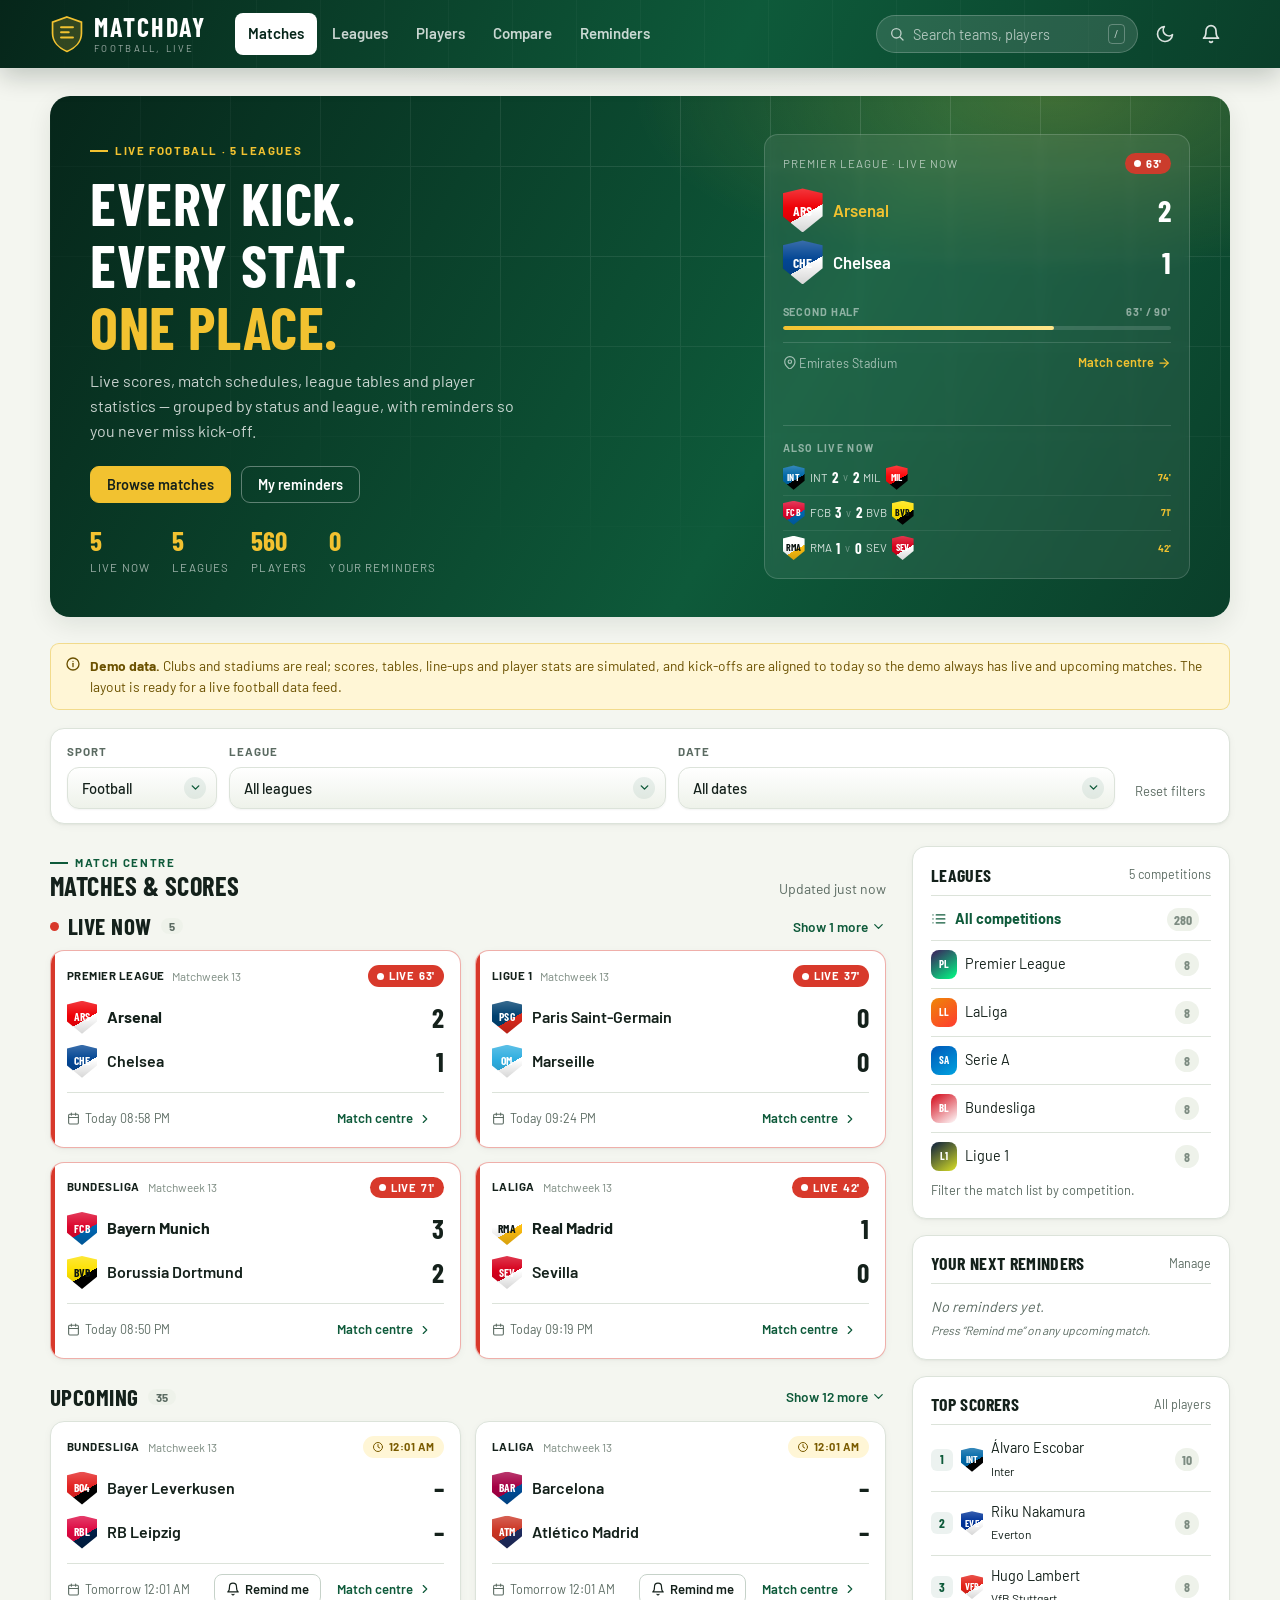
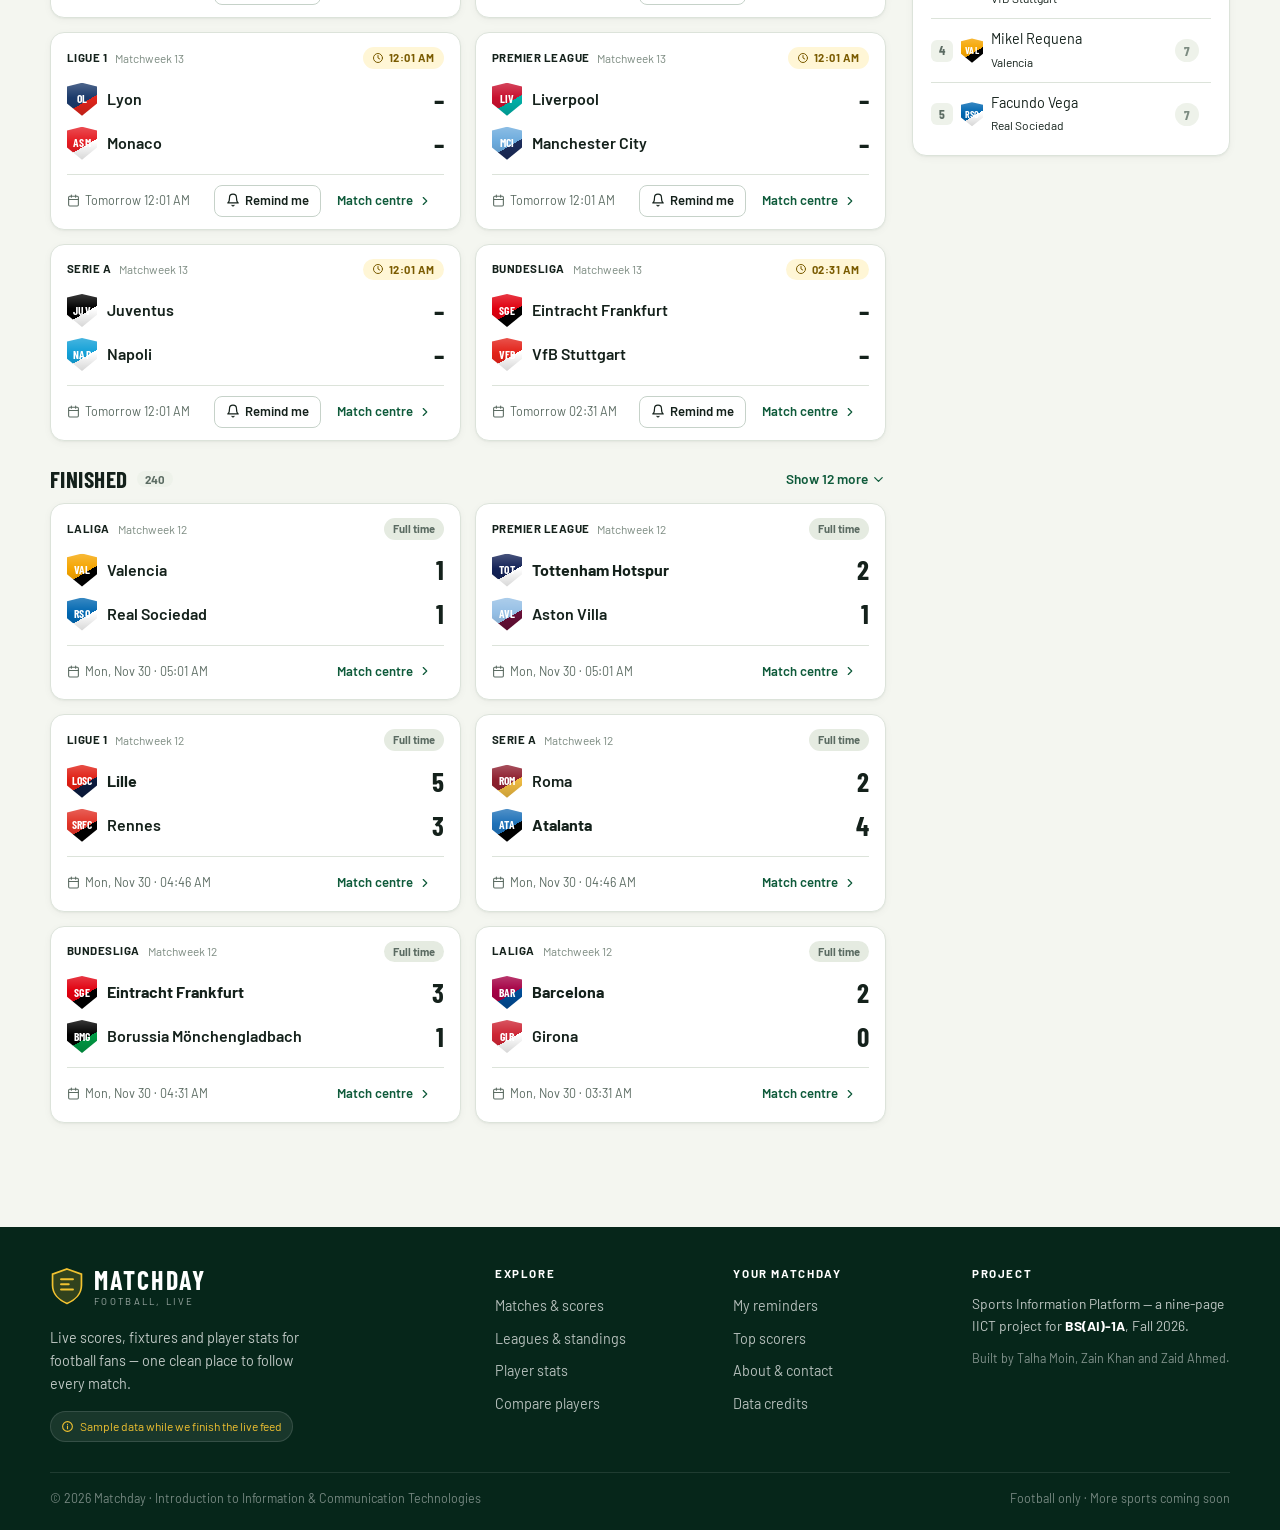
<file: index.html>
<!DOCTYPE html>
<html lang="en">
<head>
  <meta charset="UTF-8">
  <meta name="viewport" content="width=device-width, initial-scale=1">
  <title>Matchday · Live football scores, fixtures and results</title>
  <meta name="description" content="Live football scores, upcoming fixtures, results and player stats across Europe's top five leagues.">
  <link rel="icon" href="assets/img/favicon.svg" type="image/svg+xml">
  <link rel="stylesheet" href="assets/css/fonts.css">
  <link rel="stylesheet" href="assets/css/theme.css">
  <script>
    (function () {
      try {
        const saved = localStorage.getItem("theme");
        const dark = saved === "dark" || (!saved && window.matchMedia("(prefers-color-scheme: dark)").matches);
        if (dark) document.documentElement.setAttribute("data-theme", "dark");
      } catch (e) {}
    })();
  </script>
</head>
<body data-root="./" data-page="Matches">
  <a class="skip-link" href="#main">Skip to content</a>
  <header id="site-header"></header>

  <main id="main">
    <div class="wrap page">
      <section class="hero" aria-labelledby="hero-title">
        <div class="hero-copy">
          <span class="eyebrow">Live football · 5 leagues</span>
          <h1 id="hero-title">Every kick.<br>Every stat.<br><span class="accent">One place.</span></h1>
          <p>Live scores, match schedules, league tables and player statistics — grouped by status and league, with reminders so you never miss kick-off.</p>
          <div class="hero-actions">
            <a class="btn btn-gold" href="#matches">Browse matches</a>
            <a class="btn btn-outline" href="reminders/index.html">My reminders</a>
          </div>
          <div class="hero-stats" id="hero-stats"></div>
        </div>
        <aside class="hero-spotlight" id="hero-spotlight" aria-label="Featured live match"></aside>
      </section>

      <div class="notice" id="sample-notice" hidden></div>

      <div class="filter-bar" role="search" aria-label="Filter matches">
        <div class="field compact">
          <label for="f-sport">Sport</label>
          <select class="select" id="f-sport">
            <option value="football">Football</option>
            <option value="cricket" disabled>Cricket (coming soon)</option>
            <option value="basketball" disabled>Basketball (coming soon)</option>
          </select>
        </div>
        <div class="field">
          <label for="f-league">League</label>
          <select class="select" id="f-league"><option value="all">All leagues</option></select>
        </div>
        <div class="field">
          <label for="f-date">Date</label>
          <select class="select" id="f-date"><option value="all">All dates</option></select>
        </div>
        <div class="filter-actions">
          <button class="filter-clear" type="button" id="clear-filters">Reset filters</button>
        </div>
      </div>

      <div class="filter-summary" id="filter-summary" hidden></div>

      <div class="home-layout">
        <section aria-labelledby="matches-heading">
          <div class="section-head">
            <div>
              <span class="eyebrow">Match centre</span>
              <h2 id="matches-heading" class="section-title">Matches &amp; scores</h2>
            </div>
            <p class="small muted">Updated <span data-updated></span></p>
          </div>
          <div id="matches"></div>
          <div id="matches-empty" hidden></div>
        </section>

        <aside class="home-side" aria-label="League shortcuts and reminders">
          <div class="panel">
            <div class="panel-head">
              <h3>Leagues</h3>
              <span class="panel-sub">5 competitions</span>
            </div>
            <ul class="side-list" id="side-leagues"></ul>
            <p class="side-note">Filter the match list by competition.</p>
          </div>
          <div class="panel">
            <div class="panel-head">
              <h3>Your next reminders</h3>
              <a class="panel-sub" href="reminders/index.html">Manage</a>
            </div>
            <ul class="side-list" id="side-reminders"></ul>
          </div>
          <div class="panel">
            <div class="panel-head">
              <h3>Top scorers</h3>
              <a class="panel-sub" href="players/index.html?sort=goals">All players</a>
            </div>
            <ul class="side-list" id="side-scorers"></ul>
          </div>
        </aside>
      </div>
    </div>
  </main>

  <footer id="site-footer"></footer>

  <script src="data/matches-data.js"></script>
  <script src="data/teams-data.js"></script>
  <script src="data/players-data.js"></script>
  <script src="assets/js/store.js"></script>
  <script src="assets/js/common.js"></script>
  <script src="home.js"></script>
</body>
</html>
</file>
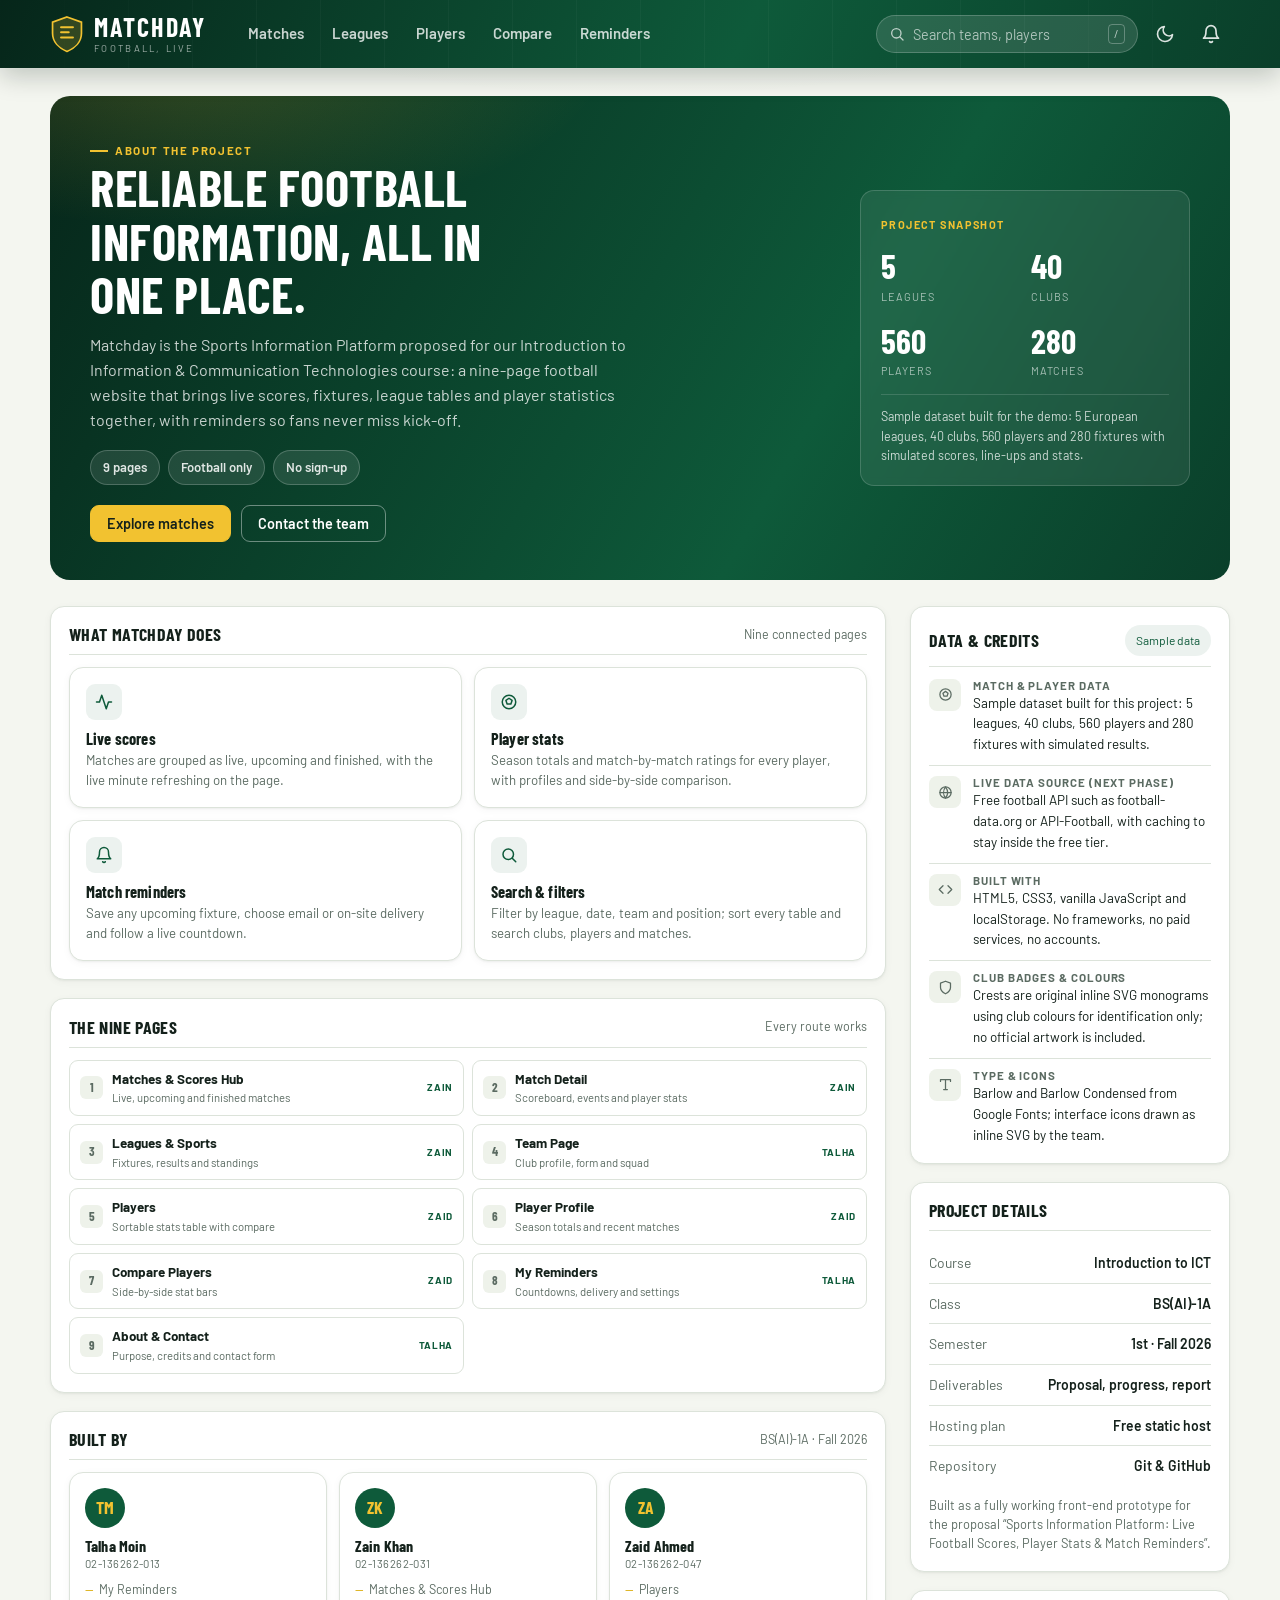
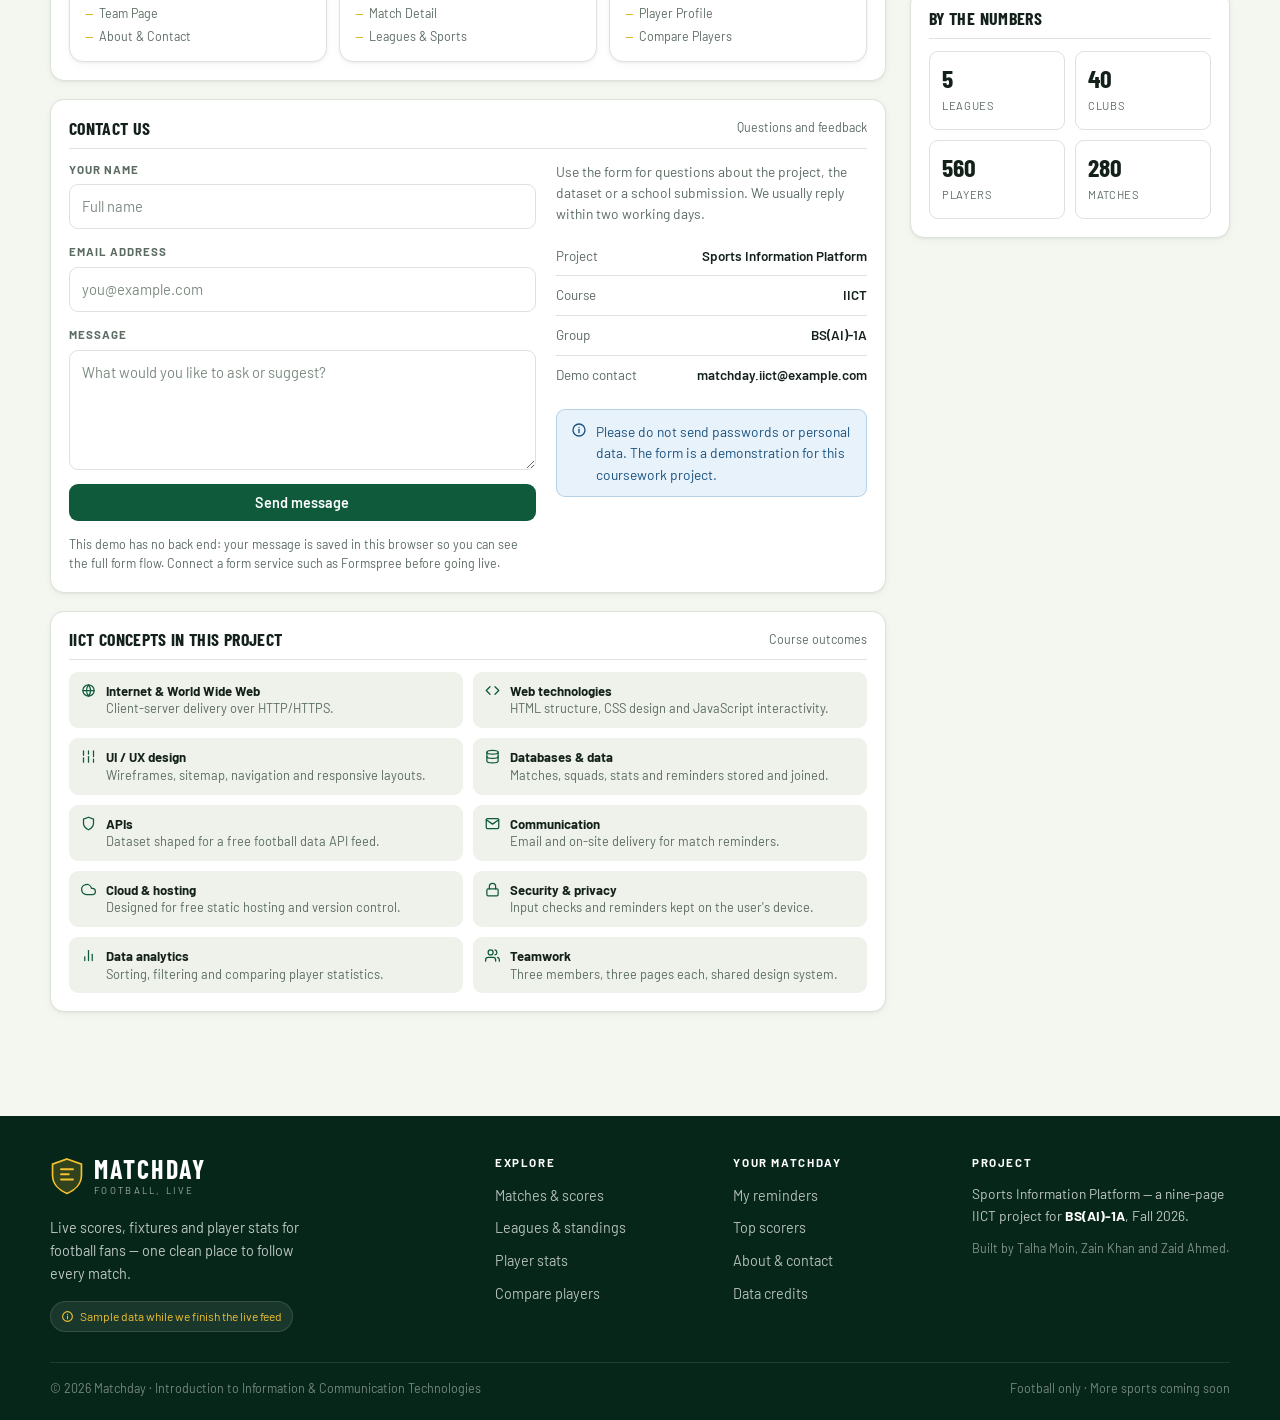
<file: about/index.html>
<!DOCTYPE html>
<html lang="en">
<head>
  <meta charset="UTF-8">
  <meta name="viewport" content="width=device-width, initial-scale=1">
  <title>About &amp; contact · Matchday</title>
  <meta name="description" content="About Matchday, the nine-page IICT sports information platform — features, team, data credits and contact form.">
  <link rel="icon" href="../assets/img/favicon.svg" type="image/svg+xml">
  <link rel="stylesheet" href="../assets/css/fonts.css">
  <link rel="stylesheet" href="../assets/css/theme.css">
  <script>
    (function () {
      try {
        const saved = localStorage.getItem("theme");
        const dark = saved === "dark" || (!saved && window.matchMedia("(prefers-color-scheme: dark)").matches);
        if (dark) document.documentElement.setAttribute("data-theme", "dark");
      } catch (e) {}
    })();
  </script>
</head>
<body data-root="../" data-page="About">
  <a class="skip-link" href="#main">Skip to content</a>
  <header id="site-header"></header>

  <main id="main">
    <div class="wrap page">
      <section class="about-hero" aria-labelledby="about-title">
        <div class="about-hero-copy">
          <span class="eyebrow">About the project</span>
          <h1 id="about-title">Reliable football information, all in one place.</h1>
          <p>Matchday is the Sports Information Platform proposed for our Introduction to Information &amp; Communication Technologies course: a nine-page football website that brings live scores, fixtures, league tables and player statistics together, with reminders so fans never miss kick-off.</p>
          <div class="chip-row">
            <span class="chip">9 pages</span>
            <span class="chip">Football only</span>
            <span class="chip">No sign-up</span>
          </div>
          <div class="hero-actions">
            <a class="btn btn-gold" href="../index.html">Explore matches</a>
            <a class="btn btn-outline" href="#contact">Contact the team</a>
          </div>
        </div>
        <aside class="about-hero-card" aria-label="Project snapshot">
          <span class="about-card-label">Project snapshot</span>
          <div class="about-hero-stats">
            <div><strong data-stat="leagues">5</strong><span>Leagues</span></div>
            <div><strong data-stat="teams">40</strong><span>Clubs</span></div>
            <div><strong data-stat="players">560</strong><span>Players</span></div>
            <div><strong data-stat="matches">280</strong><span>Matches</span></div>
          </div>
          <p class="about-card-note">Sample dataset built for the demo: 5 European leagues, 40 clubs, 560 players and 280 fixtures with simulated scores, line-ups and stats.</p>
        </aside>
      </section>

      <div class="about-layout">
        <div class="about-main">
          <section class="panel" aria-labelledby="features-title">
            <div class="panel-head"><h3 id="features-title">What Matchday does</h3><span class="panel-sub">Nine connected pages</span></div>
            <div class="feature-grid">
              <article class="feature-card">
                <div class="feature-icon">
                  <svg class="icon" viewBox="0 0 24 24" fill="none" stroke="currentColor" stroke-width="2" stroke-linecap="round" stroke-linejoin="round" aria-hidden="true"><polyline points="22 12 18 12 15 21 9 3 6 12 2 12"/></svg>
                </div>
                <h3>Live scores</h3>
                <p>Matches are grouped as live, upcoming and finished, with the live minute refreshing on the page.</p>
              </article>
              <article class="feature-card">
                <div class="feature-icon">
                  <svg class="icon" viewBox="0 0 24 24" fill="none" stroke="currentColor" stroke-width="2" stroke-linecap="round" stroke-linejoin="round" aria-hidden="true"><circle cx="12" cy="12" r="9"/><path d="M12 7l4.1 2.9-1.6 4.8H9.5L7.9 9.9z"/></svg>
                </div>
                <h3>Player stats</h3>
                <p>Season totals and match-by-match ratings for every player, with profiles and side-by-side comparison.</p>
              </article>
              <article class="feature-card">
                <div class="feature-icon">
                  <svg class="icon" viewBox="0 0 24 24" fill="none" stroke="currentColor" stroke-width="2" stroke-linecap="round" stroke-linejoin="round" aria-hidden="true"><path d="M18 8a6 6 0 0 0-12 0c0 7-3 9-3 9h18s-3-2-3-9"/><path d="M13.73 21a2 2 0 0 1-3.46 0"/></svg>
                </div>
                <h3>Match reminders</h3>
                <p>Save any upcoming fixture, choose email or on-site delivery and follow a live countdown.</p>
              </article>
              <article class="feature-card">
                <div class="feature-icon">
                  <svg class="icon" viewBox="0 0 24 24" fill="none" stroke="currentColor" stroke-width="2" stroke-linecap="round" stroke-linejoin="round" aria-hidden="true"><circle cx="11" cy="11" r="7"/><line x1="21" y1="21" x2="16.65" y2="16.65"/></svg>
                </div>
                <h3>Search &amp; filters</h3>
                <p>Filter by league, date, team and position; sort every table and search clubs, players and matches.</p>
              </article>
            </div>
          </section>

          <section class="panel" aria-labelledby="sitemap-title">
            <div class="panel-head"><h3 id="sitemap-title">The nine pages</h3><span class="panel-sub">Every route works</span></div>
            <div class="page-map">
              <a class="page-map-item" href="../index.html"><span class="page-num">1</span><span><strong>Matches &amp; Scores Hub</strong><small>Live, upcoming and finished matches</small></span><span class="page-owner">Zain</span></a>
              <a class="page-map-item" href="../match/index.html?id=pl-r13-1"><span class="page-num">2</span><span><strong>Match Detail</strong><small>Scoreboard, events and player stats</small></span><span class="page-owner">Zain</span></a>
              <a class="page-map-item" href="../leagues/index.html"><span class="page-num">3</span><span><strong>Leagues &amp; Sports</strong><small>Fixtures, results and standings</small></span><span class="page-owner">Zain</span></a>
              <a class="page-map-item" href="../team/index.html?id=arsenal"><span class="page-num">4</span><span><strong>Team Page</strong><small>Club profile, form and squad</small></span><span class="page-owner">Talha</span></a>
              <a class="page-map-item" href="../players/index.html"><span class="page-num">5</span><span><strong>Players</strong><small>Sortable stats table with compare</small></span><span class="page-owner">Zaid</span></a>
              <a class="page-map-item" href="../player/index.html?id=arsenal-p7"><span class="page-num">6</span><span><strong>Player Profile</strong><small>Season totals and recent matches</small></span><span class="page-owner">Zaid</span></a>
              <a class="page-map-item" href="../compare/index.html"><span class="page-num">7</span><span><strong>Compare Players</strong><small>Side-by-side stat bars</small></span><span class="page-owner">Zaid</span></a>
              <a class="page-map-item" href="../reminders/index.html"><span class="page-num">8</span><span><strong>My Reminders</strong><small>Countdowns, delivery and settings</small></span><span class="page-owner">Talha</span></a>
              <a class="page-map-item" href="index.html"><span class="page-num">9</span><span><strong>About &amp; Contact</strong><small>Purpose, credits and contact form</small></span><span class="page-owner">Talha</span></a>
            </div>
          </section>

          <section class="panel" aria-labelledby="team-title">
            <div class="panel-head"><h3 id="team-title">Built by</h3><span class="panel-sub">BS(AI)-1A · Fall 2026</span></div>
            <div class="team-grid">
              <article class="member-card">
                <div class="member-avatar">TM</div>
                <h3>Talha Moin</h3>
                <p class="member-role">02-136262-013</p>
                <ul>
                  <li>My Reminders</li>
                  <li>Team Page</li>
                  <li>About &amp; Contact</li>
                </ul>
              </article>
              <article class="member-card">
                <div class="member-avatar">ZK</div>
                <h3>Zain Khan</h3>
                <p class="member-role">02-136262-031</p>
                <ul>
                  <li>Matches &amp; Scores Hub</li>
                  <li>Match Detail</li>
                  <li>Leagues &amp; Sports</li>
                </ul>
              </article>
              <article class="member-card">
                <div class="member-avatar">ZA</div>
                <h3>Zaid Ahmed</h3>
                <p class="member-role">02-136262-047</p>
                <ul>
                  <li>Players</li>
                  <li>Player Profile</li>
                  <li>Compare Players</li>
                </ul>
              </article>
            </div>
          </section>

          <section class="panel" id="contact" aria-labelledby="contact-title">
            <div class="panel-head"><h3 id="contact-title">Contact us</h3><span class="panel-sub">Questions and feedback</span></div>
            <div class="contact-grid">
              <div>
                <form class="contact-form" id="contact-form" novalidate>
                  <div class="field">
                    <label for="contact-name">Your name</label>
                    <input class="input" id="contact-name" name="name" type="text" autocomplete="name" placeholder="Full name">
                    <p class="form-error" data-error-for="name" hidden></p>
                  </div>
                  <div class="field">
                    <label for="contact-email">Email address</label>
                    <input class="input" id="contact-email" name="email" type="email" autocomplete="email" placeholder="you@example.com">
                    <p class="form-error" data-error-for="email" hidden></p>
                  </div>
                  <div class="field">
                    <label for="contact-message">Message</label>
                    <textarea class="textarea" id="contact-message" name="message" placeholder="What would you like to ask or suggest?"></textarea>
                    <p class="form-error" data-error-for="message" hidden></p>
                  </div>
                  <button class="btn btn-primary" type="submit">Send message</button>
                  <p class="form-note">This demo has no back end: your message is saved in this browser so you can see the full form flow. Connect a form service such as Formspree before going live.</p>
                </form>
                <div class="form-success" id="contact-success" hidden>
                  <span class="feature-icon" style="margin:0;flex:none;">
                    <svg class="icon" viewBox="0 0 24 24" fill="none" stroke="currentColor" stroke-width="2" stroke-linecap="round" stroke-linejoin="round" aria-hidden="true"><polyline points="20 6 9 17 4 12"/></svg>
                  </span>
                  <span><strong>Thanks — your message is saved.</strong><br>We will get back to you as soon as we can. <button class="link" type="button" id="contact-again" style="background:none;border:0;padding:0;font:inherit;cursor:pointer;">Send another message</button></span>
                </div>
              </div>
              <div class="contact-aside">
                <p>Use the form for questions about the project, the dataset or a school submission. We usually reply within two working days.</p>
                <dl class="info-list">
                  <div class="info-row"><dt>Project</dt><dd>Sports Information Platform</dd></div>
                  <div class="info-row"><dt>Course</dt><dd>IICT</dd></div>
                  <div class="info-row"><dt>Group</dt><dd>BS(AI)-1A</dd></div>
                  <div class="info-row"><dt>Demo contact</dt><dd>matchday.iict@example.com</dd></div>
                </dl>
                <div class="notice info" style="margin-top:14px;">
                  <svg class="icon" viewBox="0 0 24 24" fill="none" stroke="currentColor" stroke-width="2" stroke-linecap="round" stroke-linejoin="round" aria-hidden="true"><circle cx="12" cy="12" r="9"/><line x1="12" y1="11" x2="12" y2="16"/><line x1="12" y1="8" x2="12.01" y2="8"/></svg>
                  <span>Please do not send passwords or personal data. The form is a demonstration for this coursework project.</span>
                </div>
              </div>
            </div>
          </section>

          <section class="panel" aria-labelledby="concepts-title">
            <div class="panel-head"><h3 id="concepts-title">IICT concepts in this project</h3><span class="panel-sub">Course outcomes</span></div>
            <div class="concept-grid">
              <div class="concept"><svg class="icon" viewBox="0 0 24 24" fill="none" stroke="currentColor" stroke-width="2" stroke-linecap="round" stroke-linejoin="round" aria-hidden="true"><circle cx="12" cy="12" r="9"/><line x1="3" y1="12" x2="21" y2="12"/><path d="M12 3a15 15 0 0 1 0 18 15 15 0 0 1 0-18z"/></svg><span><strong>Internet &amp; World Wide Web</strong>Client-server delivery over HTTP/HTTPS.</span></div>
              <div class="concept"><svg class="icon" viewBox="0 0 24 24" fill="none" stroke="currentColor" stroke-width="2" stroke-linecap="round" stroke-linejoin="round" aria-hidden="true"><polyline points="16 18 22 12 16 6"/><polyline points="8 6 2 12 8 18"/></svg><span><strong>Web technologies</strong>HTML structure, CSS design and JavaScript interactivity.</span></div>
              <div class="concept"><svg class="icon" viewBox="0 0 24 24" fill="none" stroke="currentColor" stroke-width="2" stroke-linecap="round" stroke-linejoin="round" aria-hidden="true"><line x1="4" y1="21" x2="4" y2="14"/><line x1="4" y1="10" x2="4" y2="3"/><line x1="12" y1="21" x2="12" y2="12"/><line x1="12" y1="8" x2="12" y2="3"/><line x1="20" y1="21" x2="20" y2="16"/><line x1="20" y1="12" x2="20" y2="3"/></svg><span><strong>UI / UX design</strong>Wireframes, sitemap, navigation and responsive layouts.</span></div>
              <div class="concept"><svg class="icon" viewBox="0 0 24 24" fill="none" stroke="currentColor" stroke-width="2" stroke-linecap="round" stroke-linejoin="round" aria-hidden="true"><ellipse cx="12" cy="5" rx="9" ry="3"/><path d="M3 5v14c0 1.66 4 3 9 3s9-1.34 9-3V5"/><path d="M3 12c0 1.66 4 3 9 3s9-1.34 9-3"/></svg><span><strong>Databases &amp; data</strong>Matches, squads, stats and reminders stored and joined.</span></div>
              <div class="concept"><svg class="icon" viewBox="0 0 24 24" fill="none" stroke="currentColor" stroke-width="2" stroke-linecap="round" stroke-linejoin="round" aria-hidden="true"><path d="M12 22s8-4 8-10V5l-8-3-8 3v7c0 6 8 10 8 10z"/></svg><span><strong>APIs</strong>Dataset shaped for a free football data API feed.</span></div>
              <div class="concept"><svg class="icon" viewBox="0 0 24 24" fill="none" stroke="currentColor" stroke-width="2" stroke-linecap="round" stroke-linejoin="round" aria-hidden="true"><rect x="2" y="4" width="20" height="16" rx="2"/><polyline points="22 6 12 13 2 6"/></svg><span><strong>Communication</strong>Email and on-site delivery for match reminders.</span></div>
              <div class="concept"><svg class="icon" viewBox="0 0 24 24" fill="none" stroke="currentColor" stroke-width="2" stroke-linecap="round" stroke-linejoin="round" aria-hidden="true"><path d="M18 10h-1.26A8 8 0 1 0 9 20h9a5 5 0 0 0 0-10z"/></svg><span><strong>Cloud &amp; hosting</strong>Designed for free static hosting and version control.</span></div>
              <div class="concept"><svg class="icon" viewBox="0 0 24 24" fill="none" stroke="currentColor" stroke-width="2" stroke-linecap="round" stroke-linejoin="round" aria-hidden="true"><rect x="3" y="11" width="18" height="11" rx="2"/><path d="M7 11V7a5 5 0 0 1 10 0v4"/></svg><span><strong>Security &amp; privacy</strong>Input checks and reminders kept on the user's device.</span></div>
              <div class="concept"><svg class="icon" viewBox="0 0 24 24" fill="none" stroke="currentColor" stroke-width="2" stroke-linecap="round" stroke-linejoin="round" aria-hidden="true"><line x1="18" y1="20" x2="18" y2="10"/><line x1="12" y1="20" x2="12" y2="4"/><line x1="6" y1="20" x2="6" y2="14"/></svg><span><strong>Data analytics</strong>Sorting, filtering and comparing player statistics.</span></div>
              <div class="concept"><svg class="icon" viewBox="0 0 24 24" fill="none" stroke="currentColor" stroke-width="2" stroke-linecap="round" stroke-linejoin="round" aria-hidden="true"><path d="M17 21v-2a4 4 0 0 0-4-4H5a4 4 0 0 0-4 4v2"/><circle cx="9" cy="7" r="4"/><path d="M23 21v-2a4 4 0 0 0-3-3.87"/><path d="M16 3.13a4 4 0 0 1 0 7.75"/></svg><span><strong>Teamwork</strong>Three members, three pages each, shared design system.</span></div>
            </div>
          </section>
        </div>

        <aside class="about-side">
          <section class="panel" id="credits" aria-labelledby="credits-title">
            <div class="panel-head"><h3 id="credits-title">Data &amp; credits</h3><span class="footer-badge" style="color:var(--pitch);background:var(--pitch-soft);border-color:transparent;">Sample data</span></div>
            <div class="credits-list">
              <div class="credit-row">
                <span class="credit-icon"><svg class="icon" viewBox="0 0 24 24" fill="none" stroke="currentColor" stroke-width="2" stroke-linecap="round" stroke-linejoin="round" aria-hidden="true"><circle cx="12" cy="12" r="9"/><path d="M12 7l4.1 2.9-1.6 4.8H9.5L7.9 9.9z"/></svg></span>
                <div><h4>Match &amp; player data</h4><p>Sample dataset built for this project: 5 leagues, 40 clubs, 560 players and 280 fixtures with simulated results.</p></div>
              </div>
              <div class="credit-row">
                <span class="credit-icon"><svg class="icon" viewBox="0 0 24 24" fill="none" stroke="currentColor" stroke-width="2" stroke-linecap="round" stroke-linejoin="round" aria-hidden="true"><circle cx="12" cy="12" r="9"/><line x1="3" y1="12" x2="21" y2="12"/><path d="M12 3a15 15 0 0 1 0 18 15 15 0 0 1 0-18z"/></svg></span>
                <div><h4>Live data source (next phase)</h4><p>Free football API such as football-data.org or API-Football, with caching to stay inside the free tier.</p></div>
              </div>
              <div class="credit-row">
                <span class="credit-icon"><svg class="icon" viewBox="0 0 24 24" fill="none" stroke="currentColor" stroke-width="2" stroke-linecap="round" stroke-linejoin="round" aria-hidden="true"><polyline points="16 18 22 12 16 6"/><polyline points="8 6 2 12 8 18"/></svg></span>
                <div><h4>Built with</h4><p>HTML5, CSS3, vanilla JavaScript and localStorage. No frameworks, no paid services, no accounts.</p></div>
              </div>
              <div class="credit-row">
                <span class="credit-icon"><svg class="icon" viewBox="0 0 24 24" fill="none" stroke="currentColor" stroke-width="2" stroke-linecap="round" stroke-linejoin="round" aria-hidden="true"><path d="M12 22s8-4 8-10V5l-8-3-8 3v7c0 6 8 10 8 10z"/></svg></span>
                <div><h4>Club badges &amp; colours</h4><p>Crests are original inline SVG monograms using club colours for identification only; no official artwork is included.</p></div>
              </div>
              <div class="credit-row">
                <span class="credit-icon"><svg class="icon" viewBox="0 0 24 24" fill="none" stroke="currentColor" stroke-width="2" stroke-linecap="round" stroke-linejoin="round" aria-hidden="true"><path d="M4 7V4h16v3M9 20h6M12 4v16"/></svg></span>
                <div><h4>Type &amp; icons</h4><p>Barlow and Barlow Condensed from Google Fonts; interface icons drawn as inline SVG by the team.</p></div>
              </div>
            </div>
          </section>

          <section class="panel" aria-labelledby="details-title">
            <div class="panel-head"><h3 id="details-title">Project details</h3></div>
            <dl class="info-list">
              <div class="info-row"><dt>Course</dt><dd>Introduction to ICT</dd></div>
              <div class="info-row"><dt>Class</dt><dd>BS(AI)-1A</dd></div>
              <div class="info-row"><dt>Semester</dt><dd>1st · Fall 2026</dd></div>
              <div class="info-row"><dt>Deliverables</dt><dd>Proposal, progress, report</dd></div>
              <div class="info-row"><dt>Hosting plan</dt><dd>Free static host</dd></div>
              <div class="info-row"><dt>Repository</dt><dd>Git &amp; GitHub</dd></div>
            </dl>
            <p class="side-note">Built as a fully working front-end prototype for the proposal “Sports Information Platform: Live Football Scores, Player Stats &amp; Match Reminders”.</p>
          </section>

          <section class="panel" aria-labelledby="stats-title">
            <div class="panel-head"><h3 id="stats-title">By the numbers</h3></div>
            <div class="about-stats">
              <div class="about-stat"><strong data-stat="leagues">5</strong><span>Leagues</span></div>
              <div class="about-stat"><strong data-stat="teams">40</strong><span>Clubs</span></div>
              <div class="about-stat"><strong data-stat="players">560</strong><span>Players</span></div>
              <div class="about-stat"><strong data-stat="matches">280</strong><span>Matches</span></div>
            </div>
          </section>
        </aside>
      </div>
    </div>
  </main>

  <footer id="site-footer"></footer>

  <script src="../data/matches-data.js"></script>
  <script src="../data/teams-data.js"></script>
  <script src="../data/players-data.js"></script>
  <script src="../assets/js/store.js"></script>
  <script src="../assets/js/common.js"></script>
  <script src="about.js"></script>
</body>
</html>
</file>
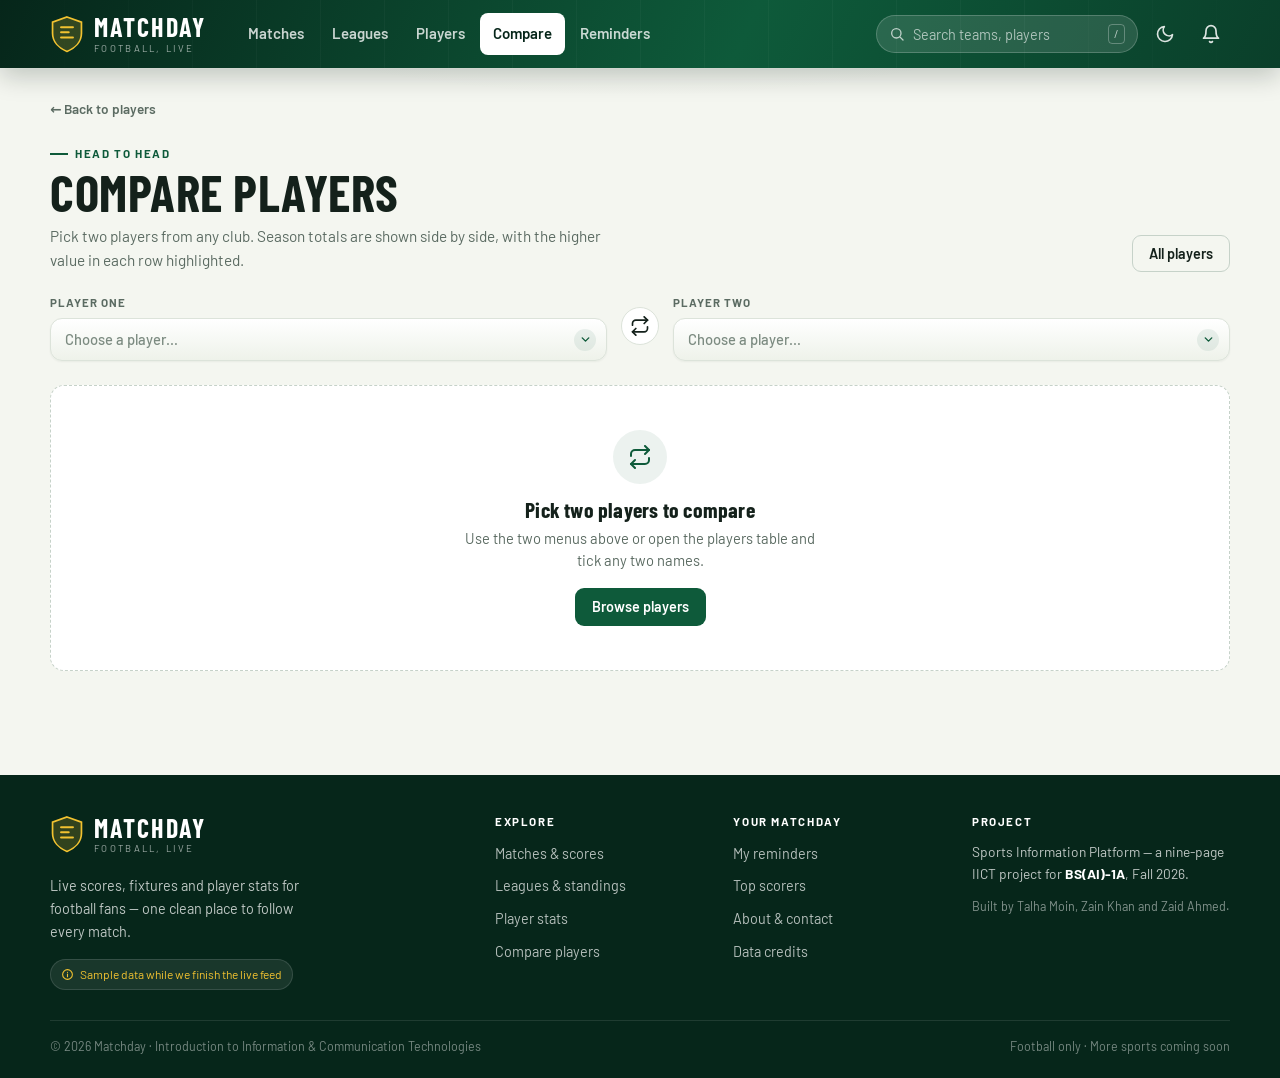
<file: compare/index.html>
<!DOCTYPE html>
<html lang="en">
<head>
  <meta charset="UTF-8">
  <meta name="viewport" content="width=device-width, initial-scale=1">
  <title>Compare players · Matchday</title>
  <meta name="description" content="Compare two football players side by side with bars that highlight the higher value in every stat.">
  <link rel="icon" href="../assets/img/favicon.svg" type="image/svg+xml">
  <link rel="stylesheet" href="../assets/css/fonts.css">
  <link rel="stylesheet" href="../assets/css/theme.css">
  <script>
    (function () {
      try {
        const saved = localStorage.getItem("theme");
        const dark = saved === "dark" || (!saved && window.matchMedia("(prefers-color-scheme: dark)").matches);
        if (dark) document.documentElement.setAttribute("data-theme", "dark");
      } catch (e) {}
    })();
  </script>
</head>
<body data-root="../" data-page="Compare">
  <a class="skip-link" href="#main">Skip to content</a>
  <header id="site-header"></header>

  <main id="main">
    <div class="wrap page">
      <a class="back-link" href="../players/index.html">← Back to players</a>
      <div class="page-head">
        <div>
          <span class="eyebrow">Head to head</span>
          <h1>Compare players</h1>
          <p class="page-sub">Pick two players from any club. Season totals are shown side by side, with the higher value in each row highlighted.</p>
        </div>
        <a class="btn btn-outline" href="../players/index.html">All players</a>
      </div>

      <div class="compare-selects">
        <div class="field">
          <label for="compare-a">Player one</label>
          <select class="select" id="compare-a"></select>
        </div>
        <button class="compare-swap icon-btn" id="compare-swap" type="button" aria-label="Swap players" style="color:var(--ink);border:1px solid var(--line);background:var(--card);">
          <svg class="icon" viewBox="0 0 24 24" fill="none" stroke="currentColor" stroke-width="2" stroke-linecap="round" stroke-linejoin="round" aria-hidden="true"><polyline points="17 1 21 5 17 9"/><path d="M3 11V9a4 4 0 0 1 4-4h14"/><polyline points="7 23 3 19 7 15"/><path d="M21 13v2a4 4 0 0 1-4 4H3"/></svg>
        </button>
        <div class="field">
          <label for="compare-b">Player two</label>
          <select class="select" id="compare-b"></select>
        </div>
      </div>

      <div id="compare-root"></div>
    </div>
  </main>

  <footer id="site-footer"></footer>

  <script src="../data/matches-data.js"></script>
  <script src="../data/teams-data.js"></script>
  <script src="../data/players-data.js"></script>
  <script src="../assets/js/store.js"></script>
  <script src="../assets/js/common.js"></script>
  <script src="compare.js"></script>
</body>
</html>
</file>
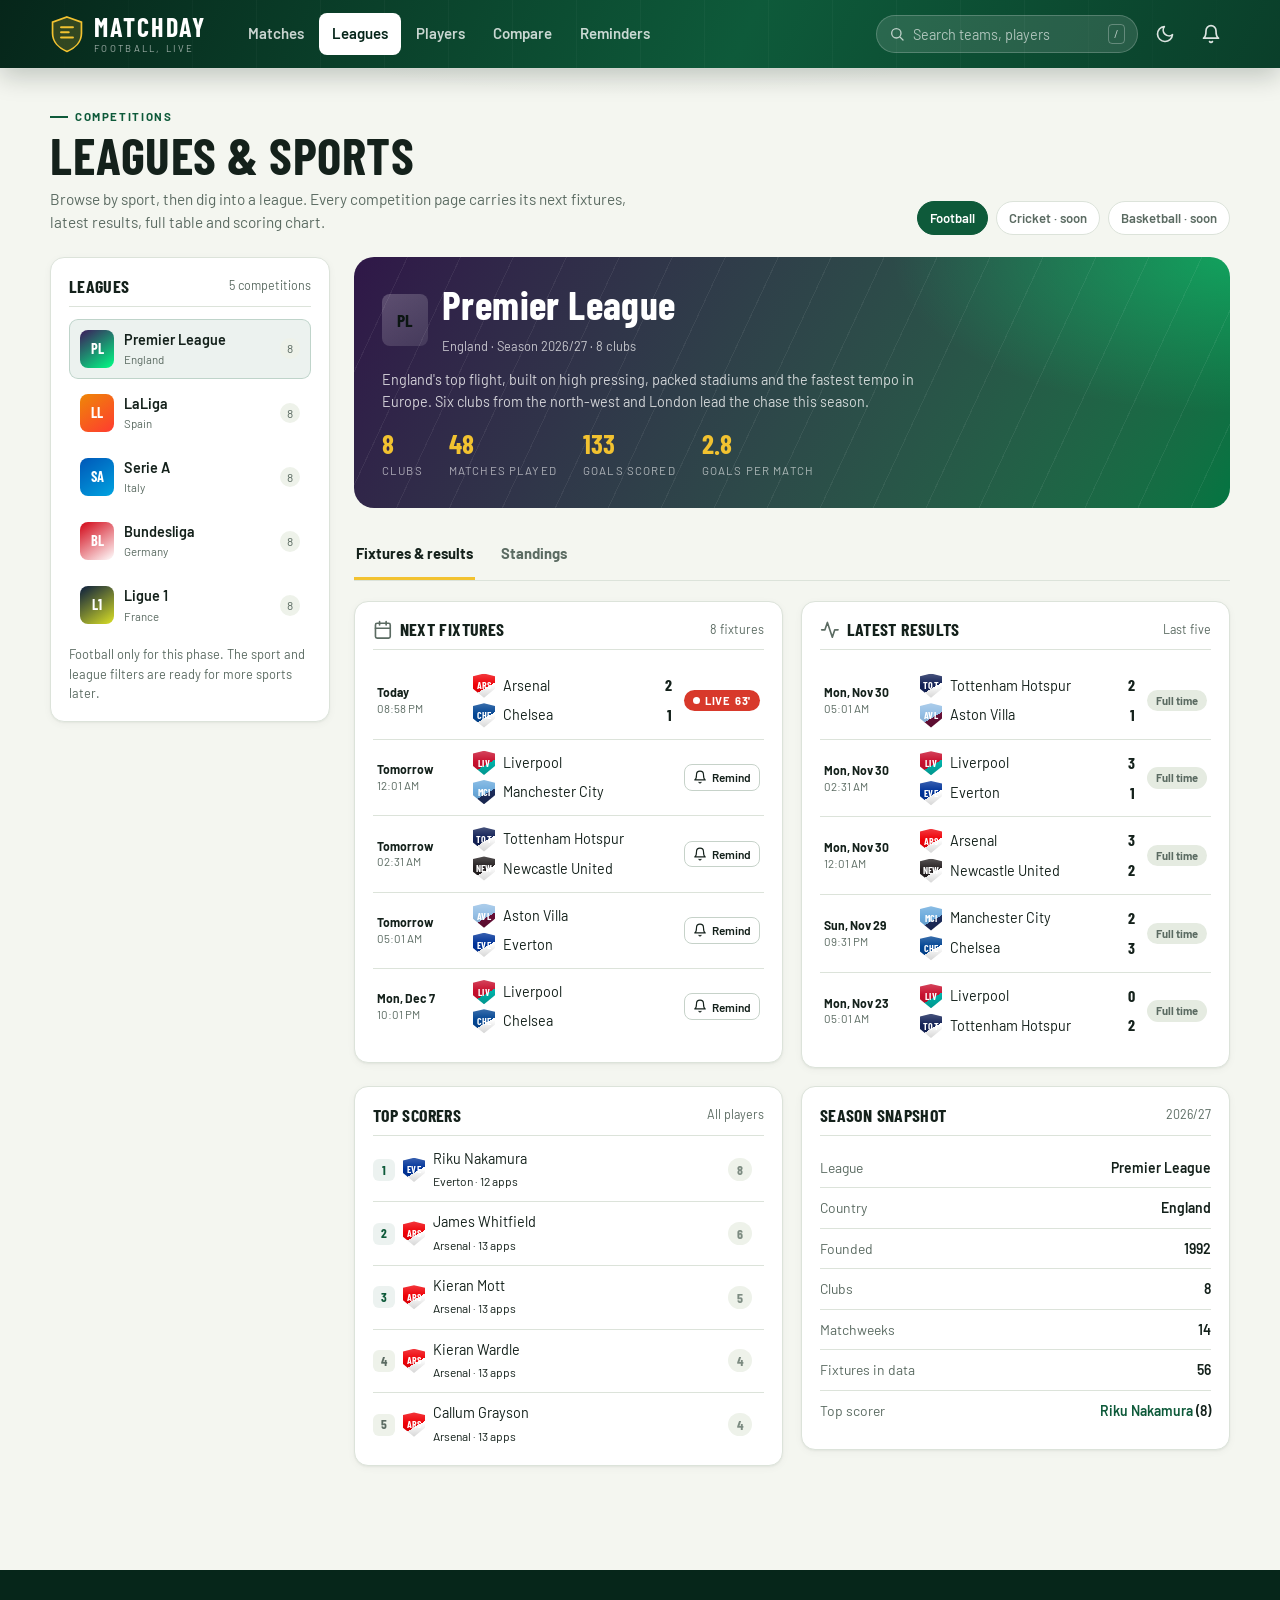
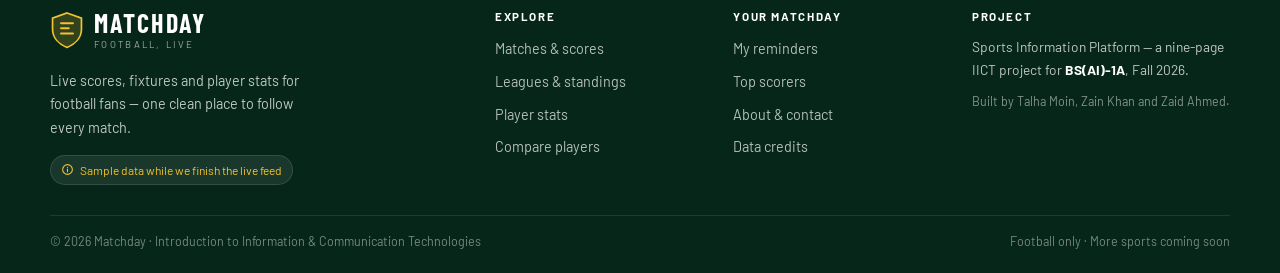
<file: leagues/index.html>
<!DOCTYPE html>
<html lang="en">
<head>
  <meta charset="UTF-8">
  <meta name="viewport" content="width=device-width, initial-scale=1">
  <title>Leagues &amp; standings · Matchday</title>
  <meta name="description" content="Browse Europe's top five football leagues, next fixtures, latest results and league tables.">
  <link rel="icon" href="../assets/img/favicon.svg" type="image/svg+xml">
  <link rel="stylesheet" href="../assets/css/fonts.css">
  <link rel="stylesheet" href="../assets/css/theme.css">
  <script>
    (function () {
      try {
        const saved = localStorage.getItem("theme");
        const dark = saved === "dark" || (!saved && window.matchMedia("(prefers-color-scheme: dark)").matches);
        if (dark) document.documentElement.setAttribute("data-theme", "dark");
      } catch (e) {}
    })();
  </script>
</head>
<body data-root="../" data-page="Leagues">
  <a class="skip-link" href="#main">Skip to content</a>
  <header id="site-header"></header>

  <main id="main">
    <div class="wrap page">
      <div class="page-head">
        <div>
          <span class="eyebrow">Competitions</span>
          <h1>Leagues &amp; sports</h1>
          <p class="page-sub">Browse by sport, then dig into a league. Every competition page carries its next fixtures, latest results, full table and scoring chart.</p>
        </div>
        <div class="chip-row" role="group" aria-label="Filter by sport">
          <button class="chip is-active" type="button" data-sport="football">Football</button>
          <button class="chip" type="button" disabled title="Cricket support is planned for a later phase">Cricket · soon</button>
          <button class="chip" type="button" disabled title="Basketball support is planned for a later phase">Basketball · soon</button>
        </div>
      </div>

      <div class="league-layout">
        <aside class="league-side panel">
          <div class="panel-head">
            <h3>Leagues</h3>
            <span class="panel-sub" id="league-count"></span>
          </div>
          <ul class="league-list" id="league-list"></ul>
          <p class="side-note">Football only for this phase. The sport and league filters are ready for more sports later.</p>
        </aside>

        <section id="league-detail" aria-live="polite"></section>
      </div>
    </div>
  </main>

  <footer id="site-footer"></footer>

  <script src="../data/matches-data.js"></script>
  <script src="../data/teams-data.js"></script>
  <script src="../data/players-data.js"></script>
  <script src="../assets/js/store.js"></script>
  <script src="../assets/js/common.js"></script>
  <script src="leagues.js"></script>
</body>
</html>
</file>
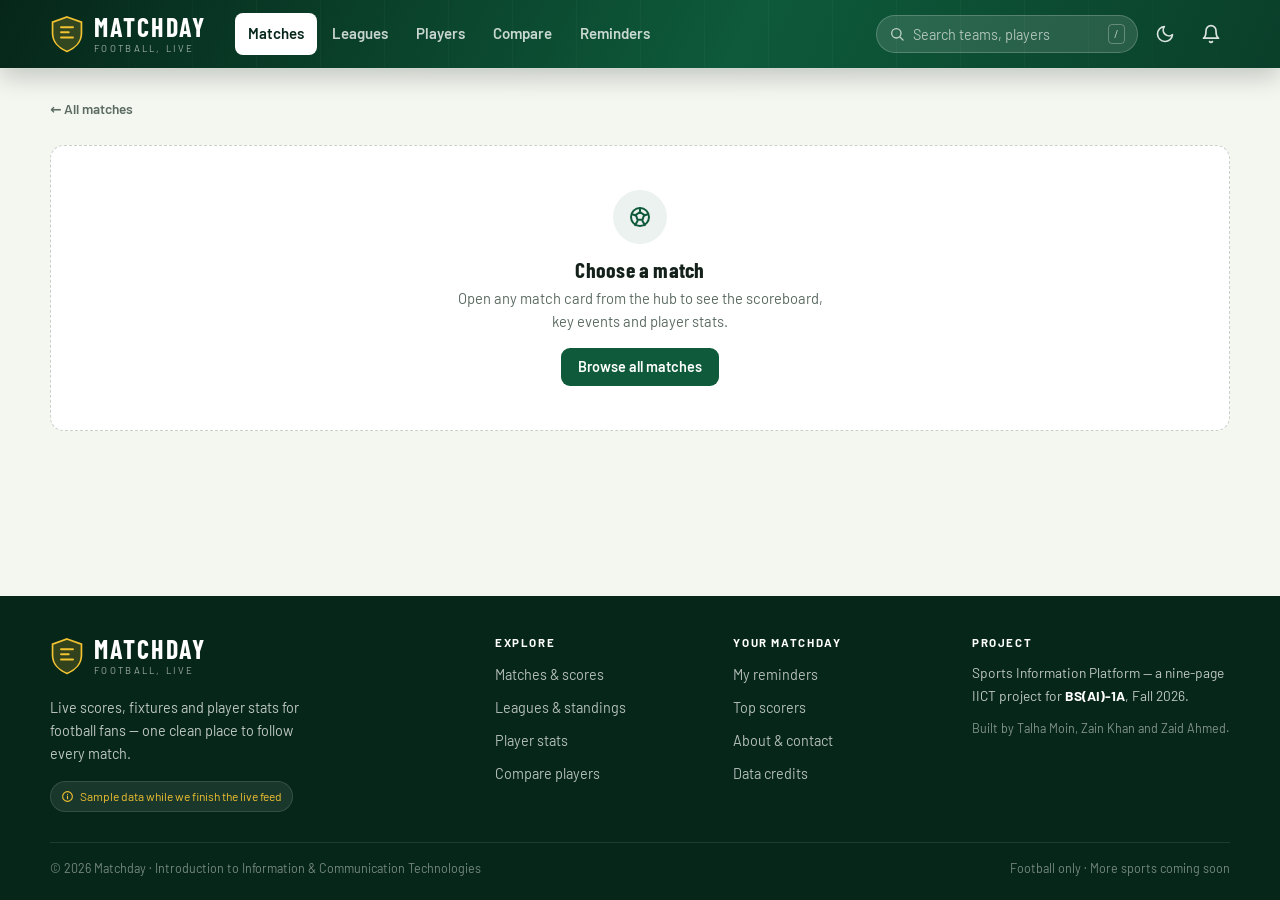
<file: match/index.html>
<!DOCTYPE html>
<html lang="en">
<head>
  <meta charset="UTF-8">
  <meta name="viewport" content="width=device-width, initial-scale=1">
  <title>Match centre · Matchday</title>
  <meta name="description" content="Live scoreboard, match events and player statistics for a single football match.">
  <link rel="icon" href="../assets/img/favicon.svg" type="image/svg+xml">
  <link rel="stylesheet" href="../assets/css/fonts.css">
  <link rel="stylesheet" href="../assets/css/theme.css">
  <script>
    (function () {
      try {
        const saved = localStorage.getItem("theme");
        const dark = saved === "dark" || (!saved && window.matchMedia("(prefers-color-scheme: dark)").matches);
        if (dark) document.documentElement.setAttribute("data-theme", "dark");
      } catch (e) {}
    })();
  </script>
</head>
<body data-root="../" data-page="Match">
  <a class="skip-link" href="#main">Skip to content</a>
  <header id="site-header"></header>

  <main id="main">
    <div class="wrap page">
      <a class="back-link" href="../index.html">← All matches</a>
      <div id="match-root"></div>
    </div>
  </main>

  <footer id="site-footer"></footer>

  <script src="../data/matches-data.js"></script>
  <script src="../data/teams-data.js"></script>
  <script src="../data/players-data.js"></script>
  <script src="../assets/js/store.js"></script>
  <script src="../assets/js/common.js"></script>
  <script src="match.js"></script>
</body>
</html>
</file>
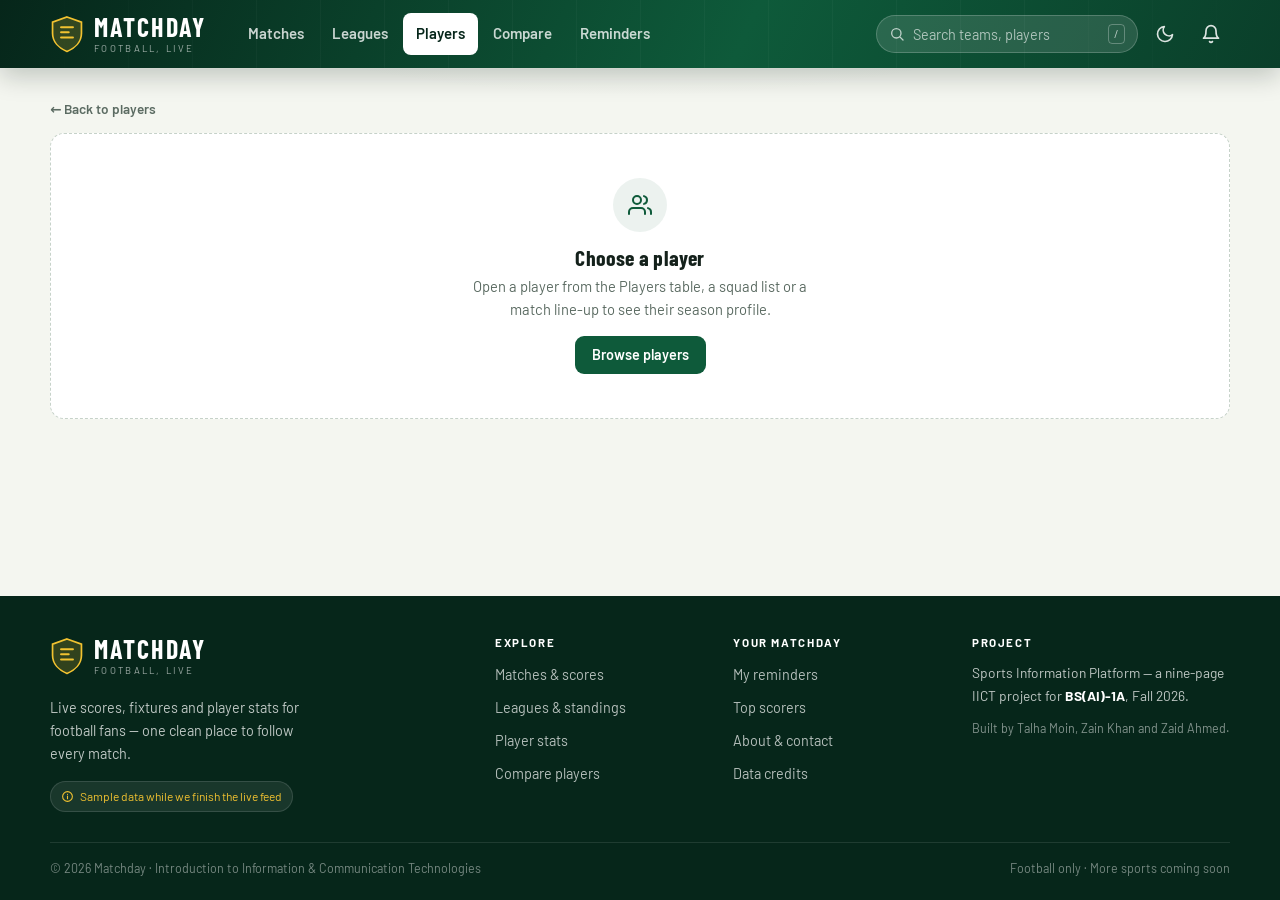
<file: player/index.html>
<!DOCTYPE html>
<html lang="en">
<head>
  <meta charset="UTF-8">
  <meta name="viewport" content="width=device-width, initial-scale=1">
  <title>Player profile · Matchday</title>
  <meta name="description" content="Player profile with season totals, recent match performances and a compare button.">
  <link rel="icon" href="../assets/img/favicon.svg" type="image/svg+xml">
  <link rel="stylesheet" href="../assets/css/fonts.css">
  <link rel="stylesheet" href="../assets/css/theme.css">
  <script>
    (function () {
      try {
        const saved = localStorage.getItem("theme");
        const dark = saved === "dark" || (!saved && window.matchMedia("(prefers-color-scheme: dark)").matches);
        if (dark) document.documentElement.setAttribute("data-theme", "dark");
      } catch (e) {}
    })();
  </script>
</head>
<body data-root="../" data-page="Player">
  <a class="skip-link" href="#main">Skip to content</a>
  <header id="site-header"></header>

  <main id="main">
    <div class="wrap page">
      <a class="back-link" href="../players/index.html">← Back to players</a>
      <div id="player-root"></div>
    </div>
  </main>

  <footer id="site-footer"></footer>

  <script src="../data/matches-data.js"></script>
  <script src="../data/teams-data.js"></script>
  <script src="../data/players-data.js"></script>
  <script src="../assets/js/store.js"></script>
  <script src="../assets/js/common.js"></script>
  <script src="player.js"></script>
</body>
</html>
</file>
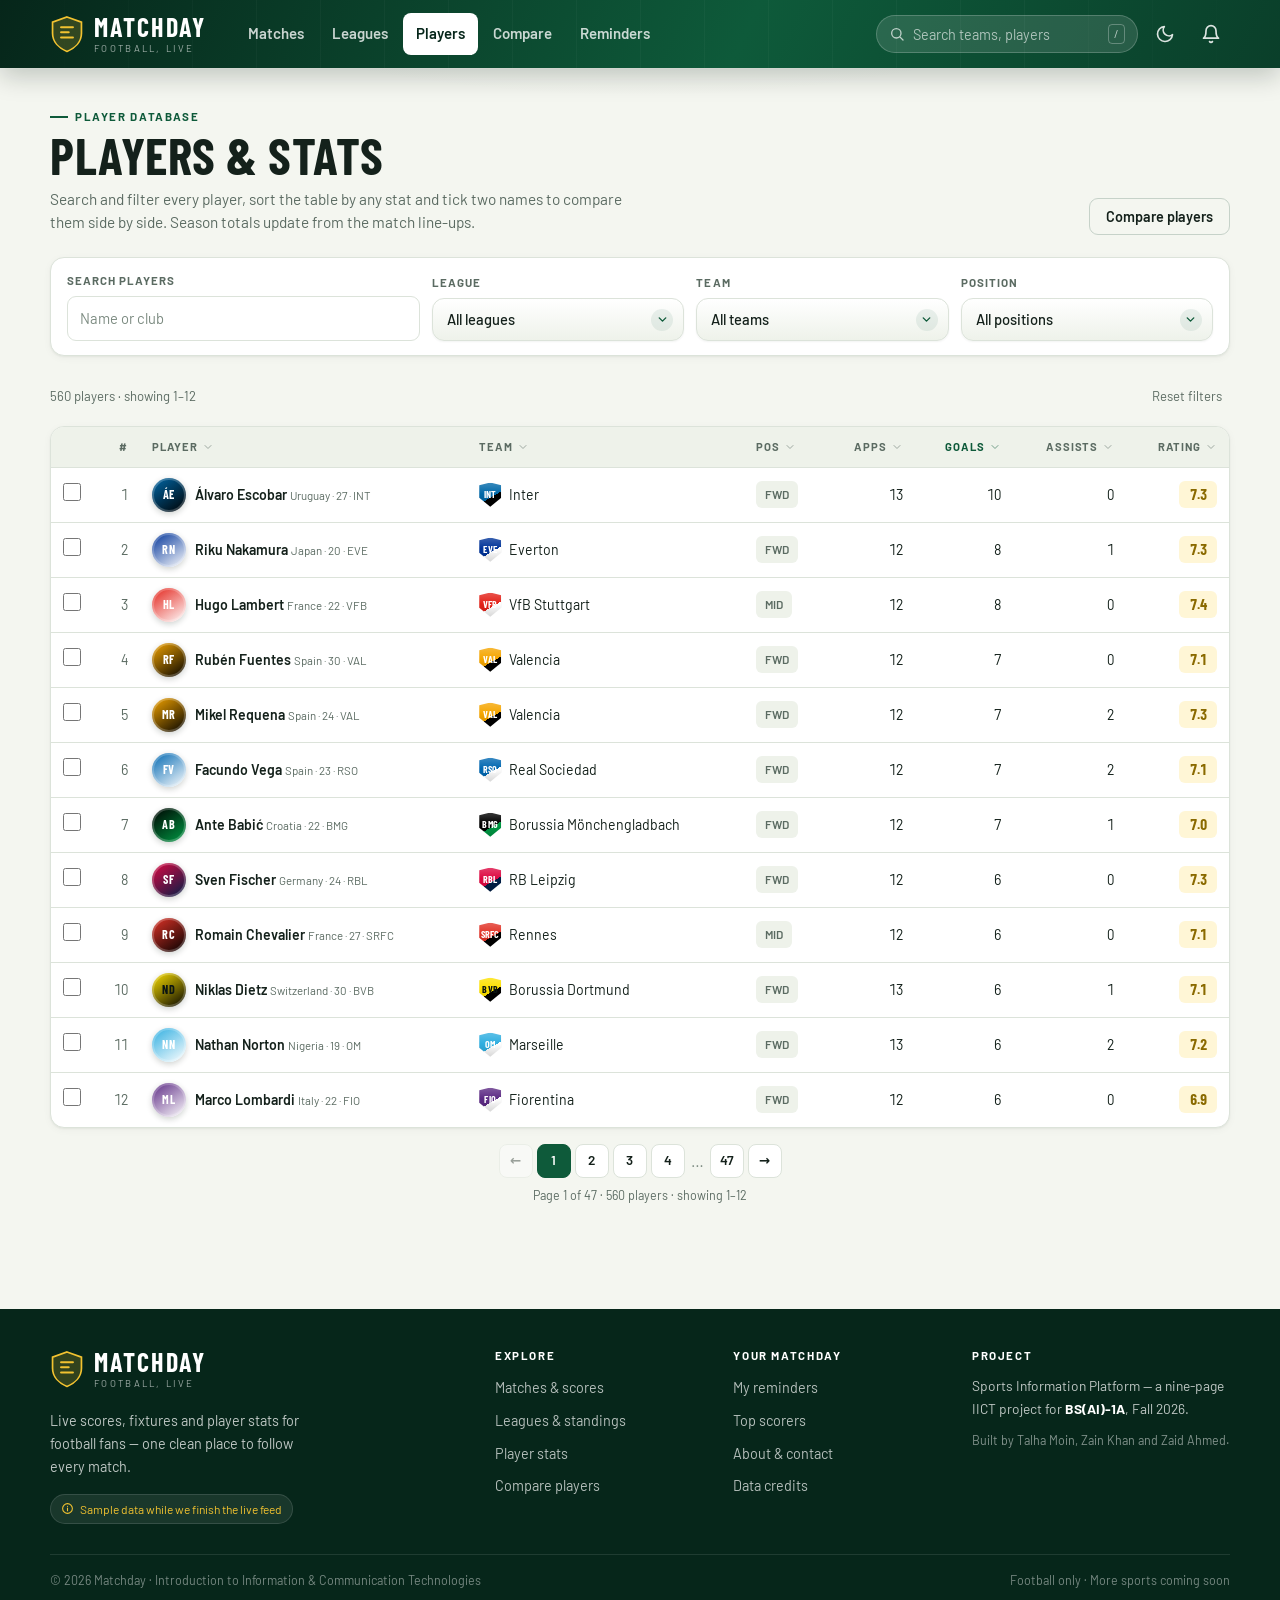
<file: players/index.html>
<!DOCTYPE html>
<html lang="en">
<head>
  <meta charset="UTF-8">
  <meta name="viewport" content="width=device-width, initial-scale=1">
  <title>Players &amp; stats · Matchday</title>
  <meta name="description" content="Search, filter and sort 560 football players by league, club and position, then compare two players side by side.">
  <link rel="icon" href="../assets/img/favicon.svg" type="image/svg+xml">
  <link rel="stylesheet" href="../assets/css/fonts.css">
  <link rel="stylesheet" href="../assets/css/theme.css">
  <script>
    (function () {
      try {
        const saved = localStorage.getItem("theme");
        const dark = saved === "dark" || (!saved && window.matchMedia("(prefers-color-scheme: dark)").matches);
        if (dark) document.documentElement.setAttribute("data-theme", "dark");
      } catch (e) {}
    })();
  </script>
</head>
<body data-root="../" data-page="Players">
  <a class="skip-link" href="#main">Skip to content</a>
  <header id="site-header"></header>

  <main id="main">
    <div class="wrap page players-page">
      <div class="page-head">
        <div>
          <span class="eyebrow">Player database</span>
          <h1>Players &amp; stats</h1>
          <p class="page-sub">Search and filter every player, sort the table by any stat and tick two names to compare them side by side. Season totals update from the match line-ups.</p>
        </div>
        <a class="btn btn-outline" href="../compare/index.html">Compare players</a>
      </div>

      <div class="filter-bar players-filter" role="search" aria-label="Filter players">
        <div class="field">
          <label for="player-search">Search players</label>
          <input class="input" id="player-search" type="search" placeholder="Name or club" autocomplete="off">
        </div>
        <div class="field">
          <label for="player-league">League</label>
          <select class="select" id="player-league"></select>
        </div>
        <div class="field">
          <label for="player-team">Team</label>
          <select class="select" id="player-team"></select>
        </div>
        <div class="field">
          <label for="player-position">Position</label>
          <select class="select" id="player-position">
            <option value="all">All positions</option>
            <option value="Goalkeeper">Goalkeeper</option>
            <option value="Defender">Defender</option>
            <option value="Midfielder">Midfielder</option>
            <option value="Forward">Forward</option>
          </select>
        </div>
      </div>

      <div class="players-toolbar">
        <p class="result-count" id="players-count"></p>
        <button class="filter-clear" type="button" id="players-reset">Reset filters</button>
      </div>

      <div id="players-table"></div>

      <div class="compare-bar" id="compare-bar" hidden>
        <div class="compare-selected" id="compare-selected"></div>
        <div class="compare-actions">
          <button class="btn btn-sm btn-outline" type="button" id="compare-clear">Clear</button>
          <button class="btn btn-gold" type="button" id="compare-go" disabled>Compare players</button>
        </div>
      </div>
    </div>
  </main>

  <footer id="site-footer"></footer>

  <script src="../data/matches-data.js"></script>
  <script src="../data/teams-data.js"></script>
  <script src="../data/players-data.js"></script>
  <script src="../assets/js/store.js"></script>
  <script src="../assets/js/common.js"></script>
  <script src="players.js"></script>
</body>
</html>
</file>
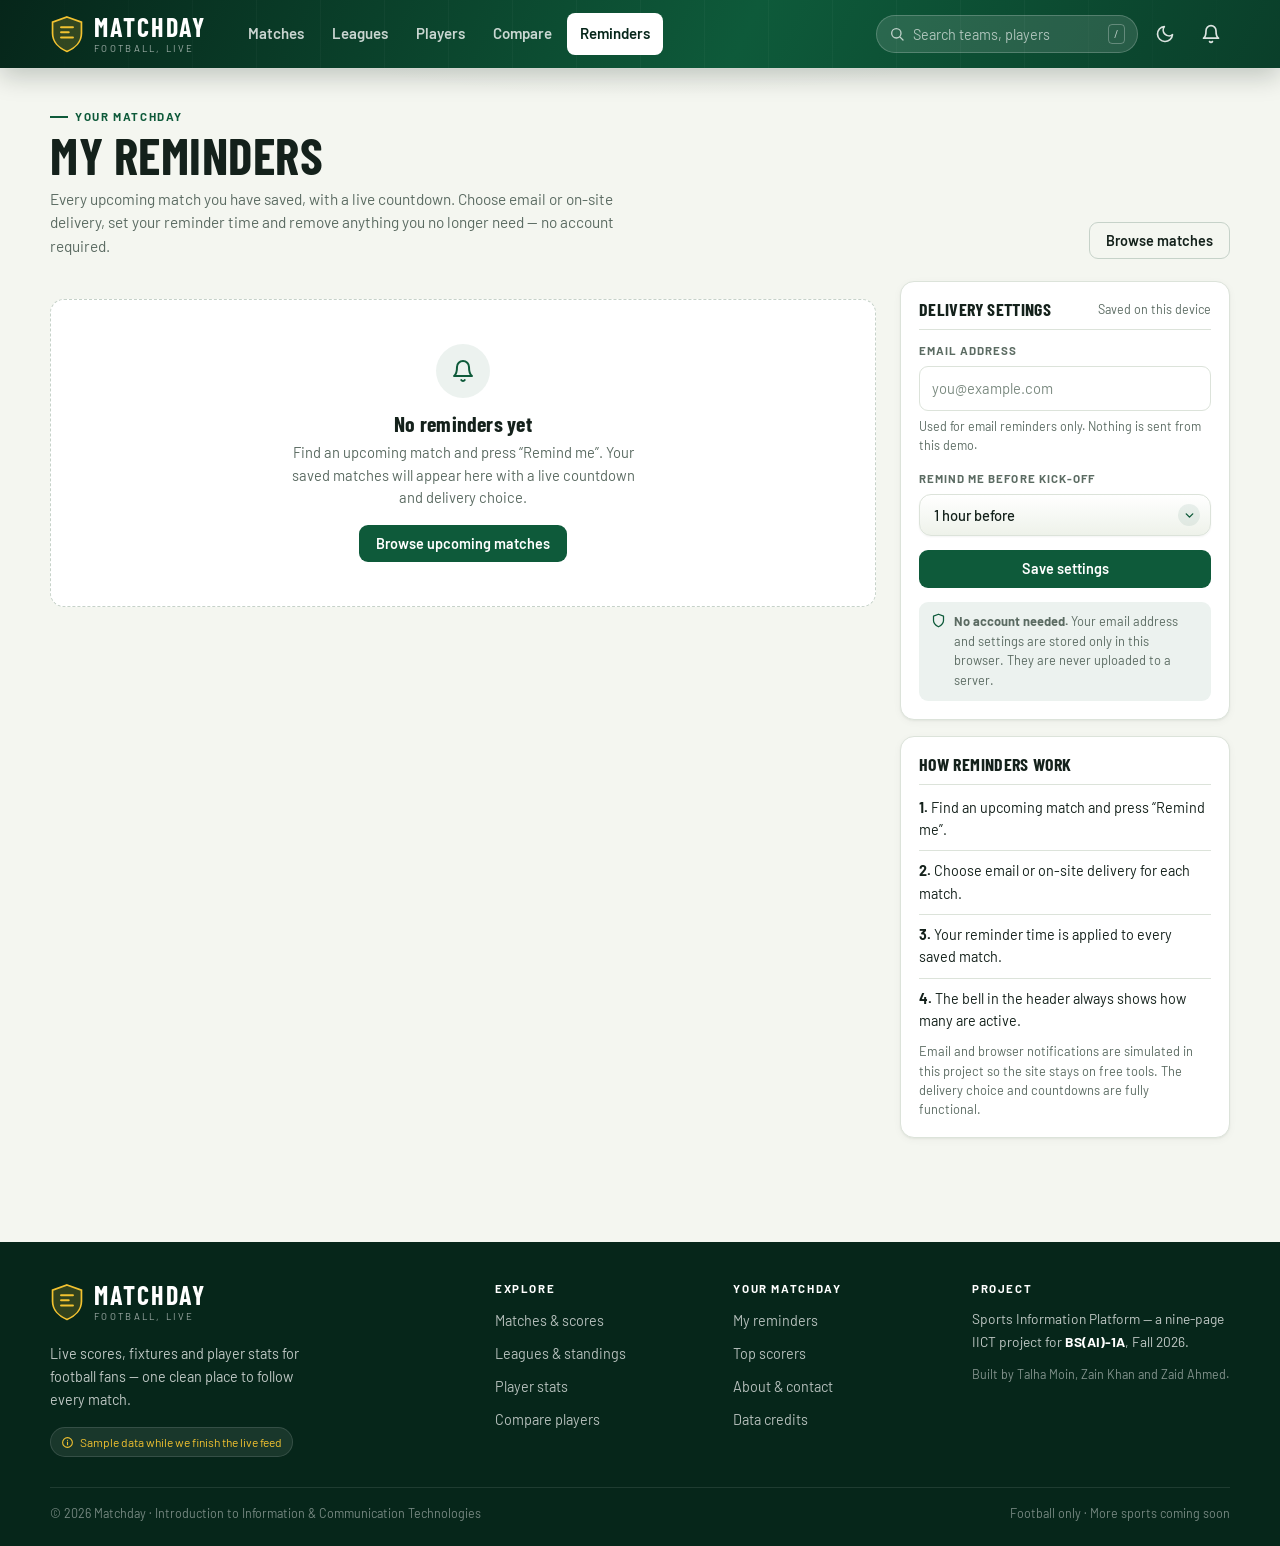
<file: reminders/index.html>
<!DOCTYPE html>
<html lang="en">
<head>
  <meta charset="UTF-8">
  <meta name="viewport" content="width=device-width, initial-scale=1">
  <title>My reminders · Matchday</title>
  <meta name="description" content="Manage football match reminders, delivery method, email address and how long before kick-off to be reminded.">
  <link rel="icon" href="../assets/img/favicon.svg" type="image/svg+xml">
  <link rel="stylesheet" href="../assets/css/fonts.css">
  <link rel="stylesheet" href="../assets/css/theme.css">
  <script>
    (function () {
      try {
        const saved = localStorage.getItem("theme");
        const dark = saved === "dark" || (!saved && window.matchMedia("(prefers-color-scheme: dark)").matches);
        if (dark) document.documentElement.setAttribute("data-theme", "dark");
      } catch (e) {}
    })();
  </script>
</head>
<body data-root="../" data-page="Reminders">
  <a class="skip-link" href="#main">Skip to content</a>
  <header id="site-header"></header>

  <main id="main">
    <div class="wrap page">
      <div class="page-head">
        <div>
          <span class="eyebrow">Your matchday</span>
          <h1>My reminders</h1>
          <p class="page-sub">Every upcoming match you have saved, with a live countdown. Choose email or on-site delivery, set your reminder time and remove anything you no longer need — no account required.</p>
        </div>
        <a class="btn btn-outline" href="../index.html">Browse matches</a>
      </div>

      <div class="reminders-layout">
        <div>
          <div class="reminder-summary" id="reminder-summary"></div>
          <div class="reminders-list" id="reminders-list"></div>
          <div class="browse-more" id="browse-more" hidden>
            <h3>Want to follow more games?</h3>
            <p>Browse upcoming fixtures across Europe's top five leagues and set as many reminders as you need.</p>
            <a class="btn btn-primary" href="../index.html#matches">Browse upcoming matches</a>
          </div>
        </div>

        <aside aria-label="Reminder settings">
          <section class="panel reminder-settings">
            <div class="panel-head">
              <h3>Delivery settings</h3>
              <span class="panel-sub">Saved on this device</span>
            </div>
            <form class="settings-form" id="settings-form" novalidate>
              <div class="field">
                <label for="settings-email">Email address</label>
                <input class="input" id="settings-email" type="email" placeholder="you@example.com" autocomplete="email">
                <p class="form-error" id="email-error" hidden></p>
                <p class="form-note">Used for email reminders only. Nothing is sent from this demo.</p>
              </div>
              <div class="field">
                <label for="settings-lead">Remind me before kick-off</label>
                <select class="select" id="settings-lead">
                  <option value="15">15 minutes before</option>
                  <option value="30">30 minutes before</option>
                  <option value="60">1 hour before</option>
                  <option value="120">2 hours before</option>
                  <option value="180">3 hours before</option>
                  <option value="1440">1 day before</option>
                </select>
              </div>
              <button class="btn btn-primary" type="submit">Save settings</button>
            </form>
            <div class="no-account">
              <svg class="icon" viewBox="0 0 24 24" fill="none" stroke="currentColor" stroke-width="2" stroke-linecap="round" stroke-linejoin="round" aria-hidden="true"><path d="M12 22s8-4 8-10V5l-8-3-8 3v7c0 6 8 10 8 10z"/></svg>
              <span><strong>No account needed.</strong> Your email address and settings are stored only in this browser. They are never uploaded to a server.</span>
            </div>
          </section>

          <section class="panel" aria-label="How reminders work">
            <div class="panel-head"><h3>How reminders work</h3></div>
            <ul class="side-list">
              <li><strong>1.</strong> Find an upcoming match and press “Remind me”.</li>
              <li><strong>2.</strong> Choose email or on-site delivery for each match.</li>
              <li><strong>3.</strong> Your reminder time is applied to every saved match.</li>
              <li><strong>4.</strong> The bell in the header always shows how many are active.</li>
            </ul>
            <p class="side-note">Email and browser notifications are simulated in this project so the site stays on free tools. The delivery choice and countdowns are fully functional.</p>
          </section>
        </aside>
      </div>
    </div>
  </main>

  <footer id="site-footer"></footer>

  <script src="../data/matches-data.js"></script>
  <script src="../data/teams-data.js"></script>
  <script src="../data/players-data.js"></script>
  <script src="../assets/js/store.js"></script>
  <script src="../assets/js/common.js"></script>
  <script src="reminders.js"></script>
</body>
</html>
</file>
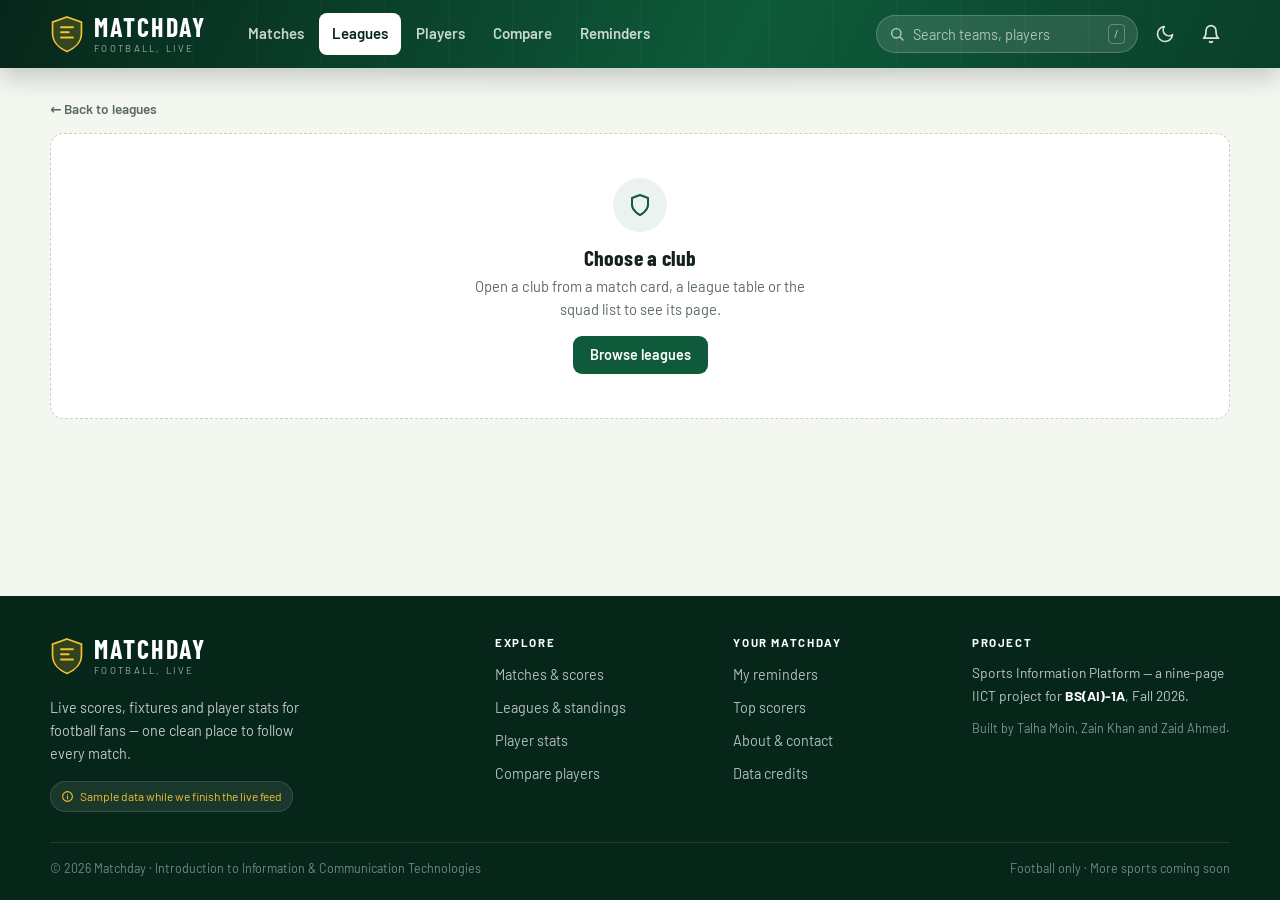
<file: team/index.html>
<!DOCTYPE html>
<html lang="en">
<head>
  <meta charset="UTF-8">
  <meta name="viewport" content="width=device-width, initial-scale=1">
  <title>Team page · Matchday</title>
  <meta name="description" content="Club profile, next fixtures, recent results, form and full squad with player statistics.">
  <link rel="icon" href="../assets/img/favicon.svg" type="image/svg+xml">
  <link rel="stylesheet" href="../assets/css/fonts.css">
  <link rel="stylesheet" href="../assets/css/theme.css">
  <script>
    (function () {
      try {
        const saved = localStorage.getItem("theme");
        const dark = saved === "dark" || (!saved && window.matchMedia("(prefers-color-scheme: dark)").matches);
        if (dark) document.documentElement.setAttribute("data-theme", "dark");
      } catch (e) {}
    })();
  </script>
</head>
<body data-root="../" data-page="Team">
  <a class="skip-link" href="#main">Skip to content</a>
  <header id="site-header"></header>

  <main id="main">
    <div class="wrap page">
      <a class="back-link" href="../leagues/index.html">← Back to leagues</a>
      <div id="team-root"></div>
    </div>
  </main>

  <footer id="site-footer"></footer>

  <script src="../data/matches-data.js"></script>
  <script src="../data/teams-data.js"></script>
  <script src="../data/players-data.js"></script>
  <script src="../assets/js/store.js"></script>
  <script src="../assets/js/common.js"></script>
  <script src="team.js"></script>
</body>
</html>
</file>
<file: assets/css/fonts.css>
/* Local Barlow / Barlow Condensed, generated by tools/fetch_fonts.js.
   Self-hosted so the site loads instantly and works offline. */

/* latin-ext */
@font-face {
  font-family: 'Barlow';
  font-style: normal;
  font-weight: 400;
  font-display: swap;
  src: url('../fonts/Barlow-400-latin-ext.woff2') format('woff2');
  unicode-range: U+0100-02BA, U+02BD-02C5, U+02C7-02CC, U+02CE-02D7, U+02DD-02FF, U+0304, U+0308, U+0329, U+1D00-1DBF, U+1E00-1E9F, U+1EF2-1EFF, U+2020, U+20A0-20AB, U+20AD-20C4, U+2113, U+2C60-2C7F, U+A720-A7FF;
}

/* latin */
@font-face {
  font-family: 'Barlow';
  font-style: normal;
  font-weight: 400;
  font-display: swap;
  src: url('../fonts/Barlow-400-latin.woff2') format('woff2');
  unicode-range: U+0000-00FF, U+0131, U+0152-0153, U+02BB-02BC, U+02C6, U+02DA, U+02DC, U+0304, U+0308, U+0329, U+2000-206F, U+20AC, U+2122, U+2191, U+2193, U+2212, U+2215, U+FEFF, U+FFFD;
}

/* latin-ext */
@font-face {
  font-family: 'Barlow';
  font-style: normal;
  font-weight: 500;
  font-display: swap;
  src: url('../fonts/Barlow-500-latin-ext.woff2') format('woff2');
  unicode-range: U+0100-02BA, U+02BD-02C5, U+02C7-02CC, U+02CE-02D7, U+02DD-02FF, U+0304, U+0308, U+0329, U+1D00-1DBF, U+1E00-1E9F, U+1EF2-1EFF, U+2020, U+20A0-20AB, U+20AD-20C4, U+2113, U+2C60-2C7F, U+A720-A7FF;
}

/* latin */
@font-face {
  font-family: 'Barlow';
  font-style: normal;
  font-weight: 500;
  font-display: swap;
  src: url('../fonts/Barlow-500-latin.woff2') format('woff2');
  unicode-range: U+0000-00FF, U+0131, U+0152-0153, U+02BB-02BC, U+02C6, U+02DA, U+02DC, U+0304, U+0308, U+0329, U+2000-206F, U+20AC, U+2122, U+2191, U+2193, U+2212, U+2215, U+FEFF, U+FFFD;
}

/* latin-ext */
@font-face {
  font-family: 'Barlow';
  font-style: normal;
  font-weight: 600;
  font-display: swap;
  src: url('../fonts/Barlow-600-latin-ext.woff2') format('woff2');
  unicode-range: U+0100-02BA, U+02BD-02C5, U+02C7-02CC, U+02CE-02D7, U+02DD-02FF, U+0304, U+0308, U+0329, U+1D00-1DBF, U+1E00-1E9F, U+1EF2-1EFF, U+2020, U+20A0-20AB, U+20AD-20C4, U+2113, U+2C60-2C7F, U+A720-A7FF;
}

/* latin */
@font-face {
  font-family: 'Barlow';
  font-style: normal;
  font-weight: 600;
  font-display: swap;
  src: url('../fonts/Barlow-600-latin.woff2') format('woff2');
  unicode-range: U+0000-00FF, U+0131, U+0152-0153, U+02BB-02BC, U+02C6, U+02DA, U+02DC, U+0304, U+0308, U+0329, U+2000-206F, U+20AC, U+2122, U+2191, U+2193, U+2212, U+2215, U+FEFF, U+FFFD;
}

/* latin-ext */
@font-face {
  font-family: 'Barlow';
  font-style: normal;
  font-weight: 700;
  font-display: swap;
  src: url('../fonts/Barlow-700-latin-ext.woff2') format('woff2');
  unicode-range: U+0100-02BA, U+02BD-02C5, U+02C7-02CC, U+02CE-02D7, U+02DD-02FF, U+0304, U+0308, U+0329, U+1D00-1DBF, U+1E00-1E9F, U+1EF2-1EFF, U+2020, U+20A0-20AB, U+20AD-20C4, U+2113, U+2C60-2C7F, U+A720-A7FF;
}

/* latin */
@font-face {
  font-family: 'Barlow';
  font-style: normal;
  font-weight: 700;
  font-display: swap;
  src: url('../fonts/Barlow-700-latin.woff2') format('woff2');
  unicode-range: U+0000-00FF, U+0131, U+0152-0153, U+02BB-02BC, U+02C6, U+02DA, U+02DC, U+0304, U+0308, U+0329, U+2000-206F, U+20AC, U+2122, U+2191, U+2193, U+2212, U+2215, U+FEFF, U+FFFD;
}

/* latin-ext */
@font-face {
  font-family: 'Barlow Condensed';
  font-style: normal;
  font-weight: 600;
  font-display: swap;
  src: url('../fonts/Barlow-Condensed-600-latin-ext.woff2') format('woff2');
  unicode-range: U+0100-02BA, U+02BD-02C5, U+02C7-02CC, U+02CE-02D7, U+02DD-02FF, U+0304, U+0308, U+0329, U+1D00-1DBF, U+1E00-1E9F, U+1EF2-1EFF, U+2020, U+20A0-20AB, U+20AD-20C4, U+2113, U+2C60-2C7F, U+A720-A7FF;
}

/* latin */
@font-face {
  font-family: 'Barlow Condensed';
  font-style: normal;
  font-weight: 600;
  font-display: swap;
  src: url('../fonts/Barlow-Condensed-600-latin.woff2') format('woff2');
  unicode-range: U+0000-00FF, U+0131, U+0152-0153, U+02BB-02BC, U+02C6, U+02DA, U+02DC, U+0304, U+0308, U+0329, U+2000-206F, U+20AC, U+2122, U+2191, U+2193, U+2212, U+2215, U+FEFF, U+FFFD;
}

/* latin-ext */
@font-face {
  font-family: 'Barlow Condensed';
  font-style: normal;
  font-weight: 700;
  font-display: swap;
  src: url('../fonts/Barlow-Condensed-700-latin-ext.woff2') format('woff2');
  unicode-range: U+0100-02BA, U+02BD-02C5, U+02C7-02CC, U+02CE-02D7, U+02DD-02FF, U+0304, U+0308, U+0329, U+1D00-1DBF, U+1E00-1E9F, U+1EF2-1EFF, U+2020, U+20A0-20AB, U+20AD-20C4, U+2113, U+2C60-2C7F, U+A720-A7FF;
}

/* latin */
@font-face {
  font-family: 'Barlow Condensed';
  font-style: normal;
  font-weight: 700;
  font-display: swap;
  src: url('../fonts/Barlow-Condensed-700-latin.woff2') format('woff2');
  unicode-range: U+0000-00FF, U+0131, U+0152-0153, U+02BB-02BC, U+02C6, U+02DA, U+02DC, U+0304, U+0308, U+0329, U+2000-206F, U+20AC, U+2122, U+2191, U+2193, U+2212, U+2215, U+FEFF, U+FFFD;
}
</file>
<file: assets/css/theme.css>
/* ============================================================
   theme.css - shared by all nine pages.
   One design system: colours, type, cards, tables, forms,
   match cards, scoreboards, reminders, compare bars and the
   responsive header / footer.
   Change a colour in :root and the whole website changes.
   ============================================================ */

/* ---------- 1. Design tokens ---------- */
:root {
  --pitch: #0e5a3a;
  --pitch-dark: #0a3f2a;
  --pitch-deep: #06261a;
  --pitch-soft: rgba(14, 90, 58, 0.08);
  --chalk: #f4f6f0;
  --card: #ffffff;
  --surface-2: #eef2ea;
  --surface-3: #e5ebe1;
  --ink: #14211b;
  --muted: #5b6b62;
  --muted-2: #7c8b81;
  --line: #dce3da;
  --line-strong: #c6d2c9;
  --gold: #f2c230;
  --gold-dark: #d9a900;
  --gold-soft: #fff6d6;
  --live: #d8392b;
  --live-soft: #fdecea;
  --blue: #1f6fb2;
  --blue-soft: #e8f2fb;
  --ok: #187a4b;
  --radius-xs: 6px;
  --radius-sm: 9px;
  --radius: 14px;
  --radius-lg: 20px;
  --shadow-sm: 0 1px 2px rgba(16, 34, 25, 0.05), 0 2px 8px rgba(16, 34, 25, 0.04);
  --shadow-md: 0 8px 24px rgba(16, 34, 25, 0.09);
  --shadow-lg: 0 24px 60px rgba(16, 34, 25, 0.16);
  --max: 1180px;
  --font-display: "Barlow Condensed", "Barlow", "Segoe UI", sans-serif;
  --font-body: "Barlow", system-ui, -apple-system, "Segoe UI", sans-serif;
  --transition: 180ms cubic-bezier(0.4, 0, 0.2, 1);
  --header-h: 68px;
}

[data-theme="dark"] {
  --pitch: #10543a;
  --pitch-dark: #0b3a28;
  --pitch-deep: #04150e;
  --pitch-soft: rgba(46, 160, 110, 0.12);
  --chalk: #0d1410;
  --card: #16211b;
  --surface-2: #1b2921;
  --surface-3: #23352b;
  --ink: #edf3ec;
  --muted: #a3b5aa;
  --muted-2: #87998e;
  --line: #2b3a32;
  --line-strong: #3a4d42;
  --gold-soft: rgba(242, 194, 48, 0.14);
  --live-soft: rgba(216, 57, 43, 0.16);
  --blue-soft: rgba(31, 111, 178, 0.18);
  --shadow-sm: 0 1px 2px rgba(0, 0, 0, 0.3);
  --shadow-md: 0 10px 30px rgba(0, 0, 0, 0.42);
  --shadow-lg: 0 24px 70px rgba(0, 0, 0, 0.55);
}

/* ---------- 2. Reset and base ---------- */
* { box-sizing: border-box; margin: 0; padding: 0; }
[hidden] { display: none !important; }
html { scroll-behavior: smooth; -webkit-text-size-adjust: 100%; }
body {
  font-family: var(--font-body);
  font-size: 16px;
  line-height: 1.55;
  color: var(--ink);
  background:
    radial-gradient(1100px 520px at 50% -260px, var(--pitch-soft), transparent 70%),
    var(--chalk);
  min-height: 100vh;
  display: flex;
  flex-direction: column;
  transition: background-color 0.3s ease, color 0.3s ease;
}
main { flex: 1 0 auto; }
img { max-width: 100%; display: block; }
a { color: inherit; text-decoration: none; }
button, input, select, textarea { font: inherit; color: inherit; }
button { cursor: pointer; }
h1, h2, h3, h4, .display { font-family: var(--font-display); font-weight: 700; line-height: 1.05; letter-spacing: 0.01em; }
h1 { font-size: clamp(2.2rem, 4.4vw, 3.2rem); text-transform: uppercase; }
h2 { font-size: clamp(1.6rem, 2.6vw, 2.1rem); text-transform: uppercase; }
h3 { font-size: 1.35rem; }
::selection { background: var(--gold); color: #14211b; }
:focus-visible { outline: 3px solid var(--gold); outline-offset: 2px; border-radius: 4px; }
.icon { width: 1.1em; height: 1.1em; flex: none; vertical-align: -0.15em; }
.muted { color: var(--muted); }
.small { font-size: 0.875rem; }
.tiny { font-size: 0.78rem; }
.nowrap { white-space: nowrap; }
.sr-only {
  position: absolute; width: 1px; height: 1px; padding: 0; margin: -1px;
  overflow: hidden; clip: rect(0, 0, 0, 0); white-space: nowrap; border: 0;
}
.skip-link {
  position: absolute; left: 12px; top: -60px; z-index: 200;
  background: var(--gold); color: #10241a; padding: 10px 16px;
  border-radius: 0 0 var(--radius-sm) var(--radius-sm); font-weight: 700;
  transition: top var(--transition);
}
.skip-link:focus { top: 0; }
body.nav-open { overflow: hidden; }

/* ---------- 3. Layout ---------- */
.wrap { width: min(var(--max), calc(100% - 40px)); margin-inline: auto; }
.page { padding: 28px 0 64px; }
.section { margin-top: 34px; }
.section-head {
  display: flex; align-items: flex-end; justify-content: space-between;
  gap: 16px; margin-bottom: 14px;
}
.section-head h2 { font-size: 1.65rem; }
.section-title { font-size: clamp(1.7rem, 2.8vw, 2.05rem); text-transform: uppercase; letter-spacing: 0.015em; }
.section-link {
  display: inline-flex; align-items: center; gap: 4px;
  font-weight: 600; font-size: 0.9rem; color: var(--pitch);
  border-bottom: 1px solid transparent;
}
[data-theme="dark"] .section-link { color: var(--gold); }
.section-link:hover { border-color: currentColor; }
.section-link .icon { width: 1em; height: 1em; }
.grid-2 { display: grid; grid-template-columns: repeat(2, minmax(0, 1fr)); gap: 18px; }
.grid-3 { display: grid; grid-template-columns: repeat(3, minmax(0, 1fr)); gap: 18px; }
.grid-4 { display: grid; grid-template-columns: repeat(4, minmax(0, 1fr)); gap: 14px; }
.home-layout > *, .team-layout > *, .player-layout > *, .reminders-layout > *,
.about-layout > *, .match-body > *, .league-columns > *, .league-layout > * { min-width: 0; }

/* ---------- 4. Header ---------- */
.site-header {
  position: sticky; top: 0; z-index: 60; color: #fff;
  background: linear-gradient(115deg, var(--pitch-deep), var(--pitch) 58%, var(--pitch-dark));
  box-shadow: 0 1px 0 rgba(255, 255, 255, 0.08), 0 8px 26px rgba(4, 22, 14, 0.22);
}
.site-header::before {
  content: ""; position: absolute; inset: 0; pointer-events: none; opacity: 0.16;
  background-image: repeating-linear-gradient(90deg, rgba(255, 255, 255, 0.18) 0 1px, transparent 1px 64px);
  mask-image: linear-gradient(90deg, transparent, #000 20%, #000 80%, transparent);
}
.header-inner {
  position: relative; z-index: 1;
  width: min(var(--max), calc(100% - 40px)); margin-inline: auto;
  display: flex; align-items: center; gap: 22px; min-height: var(--header-h);
}
.brand { display: inline-flex; align-items: center; gap: 10px; flex: none; }
.brand-mark { width: 34px; height: 38px; color: var(--gold); display: grid; place-items: center; }
.brand-mark svg { width: 100%; height: 100%; }
.brand-copy { display: flex; flex-direction: column; line-height: 1; }
.brand-copy strong {
  font-family: var(--font-display); font-size: 1.62rem; letter-spacing: 0.09em;
  font-weight: 700; text-transform: uppercase;
}
.brand-copy small {
  font-size: 0.6rem; letter-spacing: 0.24em; text-transform: uppercase;
  color: rgba(255, 255, 255, 0.62); margin-top: 4px;
}
.nav { display: flex; align-items: center; gap: 2px; margin-left: 6px; }
.nav-link {
  padding: 9px 13px; border-radius: 8px; font-weight: 600; font-size: 0.94rem;
  color: rgba(255, 255, 255, 0.78); transition: var(--transition); white-space: nowrap;
}
.nav-link:hover { color: #fff; background: rgba(255, 255, 255, 0.1); }
.nav-link.is-active { color: var(--pitch-deep); background: #fff; }
.header-actions { display: flex; align-items: center; gap: 8px; margin-left: auto; }
.header-search {
  display: flex; align-items: center; gap: 8px;
  background: rgba(255, 255, 255, 0.12); border: 1px solid rgba(255, 255, 255, 0.2);
  border-radius: 999px; padding: 0 12px; height: 38px; width: 262px;
  transition: var(--transition); color: rgba(255, 255, 255, 0.7);
}
.header-search:focus-within {
  background: #fff; border-color: #fff; color: var(--muted);
  box-shadow: 0 0 0 4px rgba(242, 194, 48, 0.28);
}
.header-search .search-glyph { width: 16px; height: 16px; flex: none; }
.header-search input {
  border: 0; background: transparent; color: #fff; min-width: 0; flex: 1;
  font-size: 0.9rem; outline: none; height: 100%;
}
.header-search input::placeholder { color: rgba(255, 255, 255, 0.62); }
.header-search:focus-within input { color: var(--ink); }
.header-search:focus-within input::placeholder { color: var(--muted-2); }
.header-search kbd {
  font-family: var(--font-body); font-size: 0.72rem; line-height: 1;
  border: 1px solid rgba(255, 255, 255, 0.28); border-radius: 4px;
  padding: 3px 5px; color: rgba(255, 255, 255, 0.7);
}
.header-search:focus-within kbd { display: none; }
.icon-btn {
  width: 38px; height: 38px; border-radius: 999px; border: 0; flex: none;
  background: transparent; color: rgba(255, 255, 255, 0.86);
  display: grid; place-items: center; transition: var(--transition);
}
.icon-btn:hover { background: rgba(255, 255, 255, 0.14); color: #fff; transform: translateY(-1px); }
.icon-btn .icon { width: 20px; height: 20px; }
.bell { position: relative; }
.bell-count {
  position: absolute; top: 2px; right: 1px; min-width: 17px; height: 17px;
  border-radius: 999px; background: var(--gold); color: #14211b;
  font-size: 0.68rem; font-weight: 700; display: grid; place-items: center;
  padding: 0 4px; border: 2px solid var(--pitch);
  font-family: var(--font-body);
}
.bell-count[hidden] { display: none; }
.search-open { display: none; }
.menu-toggle { display: none; }

/* ---------- 5. Search panel ---------- */
.search-panel {
  position: absolute; z-index: 70; top: calc(100% + 8px); right: max(20px, calc((100vw - var(--max)) / 2));
  width: min(560px, calc(100vw - 32px)); max-height: min(70vh, 560px); overflow: auto;
  background: var(--card); color: var(--ink); border: 1px solid var(--line);
  border-radius: var(--radius); box-shadow: var(--shadow-lg); padding: 8px;
}
.search-panel[hidden] { display: none; }
.search-hint, .search-empty {
  display: flex; align-items: flex-start; gap: 8px; padding: 14px;
  color: var(--muted); font-size: 0.9rem; line-height: 1.5;
}
.search-empty { padding: 22px 16px; justify-content: center; text-align: center; }
.search-group { padding: 6px; }
.search-group + .search-group { border-top: 1px solid var(--line); }
.search-group-title {
  font-size: 0.7rem; text-transform: uppercase; letter-spacing: 0.12em;
  color: var(--muted-2); font-weight: 700; padding: 6px 10px;
}
.search-result {
  display: flex; align-items: center; gap: 10px; padding: 9px 10px;
  border-radius: var(--radius-sm); transition: var(--transition);
}
.search-result:hover, .search-result.is-active { background: var(--surface-2); }
.search-result-icon {
  width: 30px; height: 30px; border-radius: 8px; flex: none;
  background: var(--pitch-soft); color: var(--pitch); display: grid; place-items: center;
}
[data-theme="dark"] .search-result-icon { color: #6fd2a4; }
.search-result-icon .icon { width: 16px; height: 16px; }
.search-result-copy { display: flex; flex-direction: column; min-width: 0; flex: 1; }
.search-result-copy strong { font-size: 0.92rem; font-weight: 600; }
.search-result-copy small { color: var(--muted); font-size: 0.78rem; }
.search-result-go { width: 15px; height: 15px; color: var(--muted-2); }

/* ---------- 6. Footer ---------- */
.site-footer { background: var(--pitch-deep); color: rgba(255, 255, 255, 0.74); margin-top: 40px; }
[data-theme="dark"] .site-footer { border-top: 1px solid var(--line); }
.footer-inner {
  width: min(var(--max), calc(100% - 40px)); margin-inline: auto;
  display: grid; grid-template-columns: 1.6fr 0.8fr 0.8fr 1fr; gap: 32px;
  padding: 40px 0 30px;
}
.brand-footer .brand-mark { color: var(--gold); }
.brand-footer .brand-copy strong { color: #fff; }
.footer-brand p { margin: 14px 0 16px; font-size: 0.9rem; max-width: 34ch; line-height: 1.6; }
.footer-badge {
  display: inline-flex; align-items: center; gap: 6px; font-size: 0.75rem;
  background: rgba(255, 255, 255, 0.08); border: 1px solid rgba(255, 255, 255, 0.12);
  border-radius: 999px; padding: 5px 10px; color: var(--gold);
}
.footer-badge .icon { width: 13px; height: 13px; }
.footer-col h4 {
  font-family: var(--font-body); font-size: 0.72rem; letter-spacing: 0.14em;
  text-transform: uppercase; color: #fff; margin-bottom: 14px;
}
.footer-col ul { list-style: none; display: flex; flex-direction: column; gap: 8px; }
.footer-col ul a { font-size: 0.9rem; color: rgba(255, 255, 255, 0.7); transition: var(--transition); }
.footer-col ul a:hover { color: var(--gold); }
.footer-col p { font-size: 0.86rem; line-height: 1.65; margin-bottom: 10px; }
.footer-col p strong { color: #fff; }
.footer-small { font-size: 0.78rem !important; color: rgba(255, 255, 255, 0.5) !important; }
.footer-bottom {
  width: min(var(--max), calc(100% - 40px)); margin-inline: auto;
  border-top: 1px solid rgba(255, 255, 255, 0.1); padding: 16px 0 22px;
  display: flex; justify-content: space-between; gap: 14px; flex-wrap: wrap;
  font-size: 0.78rem; color: rgba(255, 255, 255, 0.45);
}

/* ---------- 7. Buttons and form controls ---------- */
.btn {
  display: inline-flex; align-items: center; justify-content: center; gap: 7px;
  border: 1.5px solid transparent; border-radius: 9px; padding: 9px 16px;
  font-weight: 600; font-size: 0.9rem; line-height: 1.2; white-space: nowrap;
  background: var(--pitch); color: #fff; transition: var(--transition);
  text-decoration: none;
}
.btn .icon { width: 16px; height: 16px; }
.btn:hover { background: var(--pitch-dark); transform: translateY(-1px); box-shadow: var(--shadow-sm); }
.btn:active { transform: translateY(0); }
.btn-primary { background: var(--pitch); color: #fff; }
.btn-gold { background: var(--gold); color: #14211b; border-color: var(--gold); }
.btn-gold:hover { background: var(--gold-dark); border-color: var(--gold-dark); }
.btn-outline { background: transparent; color: var(--ink); border-color: var(--line-strong); }
.btn-outline:hover { background: var(--pitch); border-color: var(--pitch); color: #fff; }
.btn-ghost { background: transparent; color: var(--pitch); border-color: transparent; padding-inline: 8px; }
[data-theme="dark"] .btn-ghost { color: var(--gold); }
.btn-ghost:hover { background: var(--pitch-soft); color: var(--pitch); box-shadow: none; }
[data-theme="dark"] .btn-ghost:hover { color: var(--gold); }
.btn-sm { padding: 7px 11px; font-size: 0.82rem; border-radius: 8px; gap: 5px; }
.btn-sm .icon { width: 14px; height: 14px; }
.btn-lg { padding: 12px 22px; font-size: 1rem; }
.btn[disabled], .btn.is-disabled { opacity: 0.45; pointer-events: none; }
.remind-btn .remind-on { display: none; }
.remind-btn.is-on { color: var(--gold-dark); border-color: var(--gold); background: var(--gold-soft); }
.remind-btn.is-on:hover { background: var(--gold); color: #14211b; border-color: var(--gold); }
.remind-btn.is-on .remind-on { display: inline-flex; }
.remind-btn.is-on .remind-off { display: none; }
[data-theme="dark"] .remind-btn.is-on { color: var(--gold); }
[data-theme="dark"] .remind-btn.is-on:hover { color: #14211b; }

.field { display: flex; flex-direction: column; gap: 6px; min-width: 0; }
.field > label, .field-label {
  font-size: 0.72rem; font-weight: 700; letter-spacing: 0.09em;
  text-transform: uppercase; color: var(--muted);
}
.input, .select, .textarea {
  width: 100%; padding: 10px 12px; border: 1px solid var(--line);
  border-radius: var(--radius-sm); background: var(--card); color: var(--ink);
  transition: var(--transition); font-size: 0.92rem;
}
.input::placeholder, .textarea::placeholder { color: var(--muted-2); }
.input:focus, .select:focus, .textarea:focus {
  outline: none; border-color: var(--pitch);
  box-shadow: 0 0 0 3px rgba(14, 90, 58, 0.16);
}
.textarea { min-height: 120px; resize: vertical; }
.select { cursor: pointer; }
.form-grid { display: grid; grid-template-columns: 1fr 1fr; gap: 14px; }
.form-grid .span-2 { grid-column: span 2; }
.form-note { font-size: 0.78rem; color: var(--muted); }
.form-error { color: #b3261e; font-size: 0.78rem; font-weight: 600; }
[data-theme="dark"] .form-error { color: #ff988f; }
.input.has-error, .textarea.has-error { border-color: #b3261e; }
.form-success {
  display: flex; gap: 10px; align-items: flex-start; padding: 14px;
  border-radius: var(--radius-sm); background: rgba(24, 122, 75, 0.1);
  border: 1px solid rgba(24, 122, 75, 0.3); color: var(--ok); font-size: 0.9rem;
}
[data-theme="dark"] .form-success { color: #71d3a3; }

/* ---------- 8. Badges, crests, avatars ---------- */
.badge {
  display: inline-flex; align-items: center; gap: 5px;
  border-radius: 999px; padding: 4px 9px; font-weight: 700;
  font-size: 0.7rem; letter-spacing: 0.05em; text-transform: uppercase;
  white-space: nowrap; line-height: 1.2;
}
.badge .icon { width: 12px; height: 12px; }
.badge-live { background: var(--live); color: #fff; }
.badge-ft { background: var(--surface-3); color: var(--muted); text-transform: none; letter-spacing: 0; }
[data-theme="dark"] .badge-ft { background: var(--surface-3); }
.badge-soon { background: var(--gold-soft); color: #7a5b00; }
[data-theme="dark"] .badge-soon { color: var(--gold); }
.badge-live .live-dot, .live-dot {
  width: 7px; height: 7px; border-radius: 50%; background: #fff; flex: none;
  animation: blink 1.4s infinite;
}
.badge-live .live-dot { background: #fff; }
.dot-live {
  width: 9px; height: 9px; border-radius: 50%; background: var(--live); flex: none;
  animation: pulse 1.6s infinite;
}
.chip {
  display: inline-flex; align-items: center; gap: 6px;
  border: 1px solid var(--line); background: var(--card); color: var(--muted);
  border-radius: 999px; padding: 6px 12px; font-size: 0.82rem; font-weight: 600;
  transition: var(--transition);
}
.chip:hover { border-color: var(--pitch); color: var(--ink); }
.chip.is-active { background: var(--pitch); border-color: var(--pitch); color: #fff; }
.chip .icon { width: 13px; height: 13px; }
.chip-row { display: flex; flex-wrap: wrap; gap: 8px; }
.tag {
  display: inline-flex; align-items: center; gap: 5px; font-size: 0.74rem;
  font-weight: 600; padding: 4px 9px; border-radius: 6px;
  background: var(--surface-2); color: var(--muted);
}
.crest {
  --size: 40px;
  width: var(--size); height: calc(var(--size) * 1.1);
  display: inline-grid; place-items: center; flex: none; position: relative;
  clip-path: polygon(50% 0, 100% 11%, 100% 63%, 50% 100%, 0 63%, 0 11%);
  background:
    linear-gradient(150deg, var(--crest-1) 0 58%, var(--crest-2) 58% 100%);
  color: var(--crest-ink);
  font-family: var(--font-display); font-weight: 700;
  font-size: calc(var(--size) * 0.34); letter-spacing: 0.02em;
  filter: drop-shadow(0 2px 3px rgba(8, 24, 16, 0.22));
}
.crest::after {
  content: ""; position: absolute; inset: 0;
  background: linear-gradient(180deg, rgba(255, 255, 255, 0.22), transparent 45%, rgba(0, 0, 0, 0.16));
}
.crest-code { position: relative; z-index: 1; }
.crest-xs { --size: 22px; font-size: 0.62rem; }
.crest-sm { --size: 30px; font-size: 0.72rem; }
.crest-md { --size: 40px; }
.crest-lg { --size: 62px; font-size: 1.15rem; }
.crest-xl { --size: 90px; font-size: 1.7rem; }
.avatar {
  --size: 44px; width: var(--size); height: var(--size); border-radius: 50%;
  display: inline-grid; place-items: center; flex: none;
  background: linear-gradient(145deg, var(--av-1), var(--av-2));
  color: var(--av-ink); font-family: var(--font-display); font-weight: 700;
  font-size: calc(var(--size) * 0.34); letter-spacing: 0.03em;
  box-shadow: inset 0 0 0 2px rgba(255, 255, 255, 0.22), 0 2px 6px rgba(8, 24, 16, 0.2);
}
.avatar-xs { --size: 24px; font-size: 0.6rem; }
.avatar-sm { --size: 34px; font-size: 0.76rem; }
.avatar-lg { --size: 74px; font-size: 1.3rem; }
.avatar-xl { --size: 108px; font-size: 1.9rem; }

/* ---------- 9. Page headings and breadcrumbs ---------- */
.page-head {
  display: flex; align-items: flex-end; justify-content: space-between;
  gap: 20px; margin: 4px 0 22px; flex-wrap: wrap;
}
.page-head h1 { margin: 2px 0 6px; }
.page-sub { color: var(--muted); max-width: 65ch; font-size: 0.96rem; }
.eyebrow {
  display: inline-flex; align-items: center; gap: 7px;
  font-size: 0.72rem; font-weight: 700; letter-spacing: 0.14em;
  text-transform: uppercase; color: var(--pitch);
}
[data-theme="dark"] .eyebrow { color: var(--gold); }
.eyebrow::before { content: ""; width: 18px; height: 2px; background: currentColor; }
.crumbs {
  display: flex; align-items: center; gap: 4px; flex-wrap: wrap;
  font-size: 0.82rem; color: var(--muted); margin-bottom: 14px;
}
.crumbs a { color: var(--muted); font-weight: 600; display: inline-flex; align-items: center; gap: 4px; }
.crumbs a:hover { color: var(--pitch); }
[data-theme="dark"] .crumbs a:hover { color: var(--gold); }
.crumbs .icon { width: 13px; height: 13px; }
.crumbs span[aria-current] { color: var(--ink); font-weight: 600; }
.back-link {
  display: inline-flex; align-items: center; gap: 6px; font-size: 0.85rem;
  font-weight: 600; color: var(--muted); margin-bottom: 14px;
}
.back-link:hover { color: var(--pitch); }
[data-theme="dark"] .back-link:hover { color: var(--gold); }
.back-link .icon { width: 15px; height: 15px; }

/* ---------- 10. Notices and empty states ---------- */
.notice {
  display: flex; gap: 9px; align-items: flex-start;
  background: var(--gold-soft); border: 1px solid rgba(217, 169, 0, 0.35);
  color: #6b5100; border-radius: var(--radius-sm); padding: 11px 14px;
  font-size: 0.86rem; margin-bottom: 18px;
}
[data-theme="dark"] .notice { color: #f3cf6d; }
.notice .icon { width: 16px; height: 16px; margin-top: 1px; flex: none; }
.notice.info { background: var(--blue-soft); border-color: rgba(31, 111, 178, 0.25); color: #1a527f; }
[data-theme="dark"] .notice.info { color: #9cc7ea; }
.empty-state {
  background: var(--card); border: 1px dashed var(--line-strong); border-radius: var(--radius);
  padding: 44px 24px; text-align: center; color: var(--muted);
}
.empty-state .empty-icon {
  width: 54px; height: 54px; margin: 0 auto 14px; border-radius: 50%;
  display: grid; place-items: center; background: var(--pitch-soft); color: var(--pitch);
}
[data-theme="dark"] .empty-state .empty-icon { color: #6fd2a4; }
.empty-state .empty-icon .icon { width: 24px; height: 24px; }
.empty-state h3 { color: var(--ink); margin-bottom: 6px; }
.empty-state p { max-width: 46ch; margin: 0 auto 16px; font-size: 0.92rem; }
.empty { color: var(--muted); font-style: italic; padding: 14px 0; font-size: 0.9rem; }

/* ---------- 11. Panels ---------- */
.panel {
  background: var(--card); border: 1px solid var(--line); border-radius: var(--radius);
  padding: 18px; box-shadow: var(--shadow-sm);
}
.panel-head {
  display: flex; align-items: center; justify-content: space-between;
  gap: 10px; margin-bottom: 12px; padding-bottom: 10px;
  border-bottom: 1px solid var(--line);
}
.panel-head h3, .panel-head h2 { font-size: 1.12rem; text-transform: uppercase; letter-spacing: 0.02em; }
.panel-head .icon { color: var(--muted); }
.panel-sub { font-size: 0.78rem; color: var(--muted); }
.panel + .panel { margin-top: 16px; }
.panel-tight { padding: 14px; }
.side-list { list-style: none; display: flex; flex-direction: column; }
.side-list li { border-bottom: 1px solid var(--line); padding: 9px 0; font-size: 0.9rem; }
.side-list li:last-child { border-bottom: 0; padding-bottom: 0; }
.side-list li:first-child { padding-top: 0; }
.side-list a, .side-list button.side-link {
  display: flex; align-items: center; gap: 8px; width: 100%; text-align: left;
  background: none; border: 0; padding: 4px 6px; margin: -4px -6px;
  border-radius: 6px; transition: var(--transition); font-size: 0.9rem;
}
.side-list a:hover, .side-list button.side-link:hover { background: var(--surface-2); }
.side-list a > span:not(.count):not(.crest):not(.position-badge):not(.avatar):not(.league-badge),
.side-list .side-link > span:not(.count):not(.crest):not(.position-badge):not(.avatar):not(.league-badge) {
  flex: 1; min-width: 0;
}
.side-list .count {
  margin-left: auto; font-family: var(--font-display); font-weight: 700;
  font-size: 0.85rem; color: var(--muted-2); background: var(--surface-2);
  border-radius: 999px; padding: 1px 7px; min-width: 24px; text-align: center;
}
.side-list .is-on { font-weight: 700; color: var(--pitch); }
[data-theme="dark"] .side-list .is-on { color: var(--gold); }
.side-note { font-size: 0.8rem; color: var(--muted); margin-top: 10px; line-height: 1.5; }
.badge-row { display: flex; flex-wrap: wrap; gap: 6px; }

/* ---------- 12. Filter bar ---------- */
.filter-bar {
  background: var(--card); border: 1px solid var(--line); border-radius: var(--radius);
  padding: 14px 16px; box-shadow: var(--shadow-sm); margin-bottom: 22px;
  display: flex; flex-wrap: wrap; gap: 12px; align-items: flex-end;
}
.filter-bar .field { flex: 1 1 160px; }
.filter-bar .field.compact { flex: 0 1 150px; }
.filter-actions { display: flex; gap: 8px; align-items: center; flex-wrap: wrap; }
.filter-clear { font-size: 0.82rem; color: var(--muted); background: none; border: 0; padding: 8px; }
.filter-clear:hover { color: var(--pitch); text-decoration: underline; }
.result-count { font-size: 0.82rem; color: var(--muted); margin-left: auto; padding-bottom: 8px; }
.filter-summary { display: flex; gap: 8px; flex-wrap: wrap; align-items: center; font-size: 0.82rem; color: var(--muted); }

/* ---------- 13. Match cards ---------- */
.match-grid { display: grid; grid-template-columns: repeat(2, minmax(0, 1fr)); gap: 14px; }
.match-grid.single { grid-template-columns: 1fr; }
.match-card {
  position: relative; background: var(--card); border: 1px solid var(--line);
  border-radius: var(--radius); padding: 14px 16px 12px; box-shadow: var(--shadow-sm);
  transition: var(--transition); overflow: hidden;
  animation: fadeUp 0.45s cubic-bezier(0.2, 0.8, 0.2, 1) both;
  animation-delay: calc(var(--i, 0) * 35ms);
}
.match-card:hover { transform: translateY(-3px); box-shadow: var(--shadow-md); border-color: var(--line-strong); }
.match-card.is-live { border-color: rgba(216, 57, 43, 0.4); }
.match-card.is-live::before {
  content: ""; position: absolute; left: 0; top: 0; bottom: 0; width: 4px;
  background: var(--live);
}
.match-card-link { position: absolute; inset: 0; z-index: 3; border-radius: inherit; }
.match-card-top {
  display: flex; align-items: center; gap: 8px; flex-wrap: wrap;
  margin-bottom: 10px; font-size: 0.74rem; color: var(--muted); position: relative; z-index: 2;
}
.match-league { font-weight: 700; color: var(--ink); text-transform: uppercase; letter-spacing: 0.04em; font-size: 0.72rem; }
.match-round { color: var(--muted-2); }
.match-card-top .badge { margin-left: auto; }
.match-teams { display: flex; flex-direction: column; gap: 3px; position: relative; z-index: 2; }
.match-team { display: flex; align-items: center; gap: 10px; padding: 4px 0; }
.team-name { flex: 1; font-weight: 600; font-size: 1rem; min-width: 0; }
.match-team.is-winner .team-name { font-weight: 700; }
.team-score {
  font-family: var(--font-display); font-size: 1.7rem; font-weight: 700;
  min-width: 22px; text-align: right; line-height: 1;
}
.match-card-foot {
  display: flex; align-items: center; justify-content: space-between; gap: 8px;
  margin-top: 10px; padding-top: 10px; border-top: 1px solid var(--line);
  position: relative; z-index: 4; flex-wrap: wrap;
}
.match-when { display: inline-flex; align-items: center; gap: 5px; font-size: 0.78rem; color: var(--muted); }
.match-when .icon { width: 13px; height: 13px; }
.match-actions { display: flex; align-items: center; gap: 4px; margin-left: auto; }
.match-actions .btn { position: relative; z-index: 5; }
.score { font-family: var(--font-display); font-weight: 700; font-size: 1.6rem; line-height: 1; }
.score-time { font-size: 1.3rem; color: var(--ink); }
.score-sep { margin: 0 2px; color: var(--muted-2); }
.group-head {
  display: flex; align-items: center; justify-content: space-between; gap: 12px;
  margin: 26px 0 12px;
}
.group-head:first-child { margin-top: 0; }
.group-title {
  display: flex; align-items: center; gap: 9px; font-size: 1.45rem;
  text-transform: uppercase; letter-spacing: 0.02em;
}
.group-title .count-pill {
  font-family: var(--font-body); font-size: 0.72rem; font-weight: 700;
  background: var(--surface-2); color: var(--muted); border-radius: 999px;
  padding: 2px 8px; letter-spacing: 0;
}
.show-more { font-size: 0.85rem; font-weight: 600; color: var(--pitch); background: none; border: 0; }
[data-theme="dark"] .show-more { color: var(--gold); }
.show-more:hover { text-decoration: underline; }

/* fixture rows */
.fixture-list { display: flex; flex-direction: column; }
.fixture-row {
  display: grid; grid-template-columns: 84px minmax(0, 1fr) auto;
  align-items: center; gap: 12px; padding: 11px 4px;
  border-bottom: 1px solid var(--line); transition: var(--transition);
  position: relative;
}
.fixture-link { position: absolute; inset: 0; z-index: 1; border-radius: 4px; }
.fixture-row .remind-btn { position: relative; z-index: 2; }
.fixture-row .fixture-when, .fixture-row .fixture-teams, .fixture-row .fixture-status { position: relative; z-index: 0; pointer-events: none; }
.fixture-row:last-child { border-bottom: 0; }
.fixture-row:hover { background: var(--surface-2); }
.fixture-when { display: flex; flex-direction: column; font-size: 0.72rem; color: var(--muted); line-height: 1.3; }
.fixture-when b { font-size: 0.76rem; color: var(--ink); font-weight: 700; }
.fixture-teams { display: flex; flex-direction: column; gap: 5px; min-width: 0; }
.fixture-team { display: flex; align-items: center; gap: 8px; min-width: 0; font-size: 0.9rem; }
.fixture-team span:not(.crest) { overflow: visible; line-height: 1.25; }
.fixture-team b { margin-left: auto; font-family: var(--font-display); font-size: 1rem; }
.fixture-status { display: flex; align-items: center; }
.fixture-row .remind-btn { font-size: 0.74rem; padding: 5px 8px; }

/* ---------- 14. Home layout ---------- */
.hero {
  position: relative; overflow: hidden; border-radius: var(--radius-lg);
  background:
    radial-gradient(700px 300px at 85% 0%, rgba(242, 194, 48, 0.22), transparent 60%),
    linear-gradient(120deg, var(--pitch-deep), var(--pitch) 62%, var(--pitch-dark));
  color: #fff; padding: 38px 40px; display: grid;
  grid-template-columns: 1.2fr 0.8fr; gap: 34px; align-items: center;
  margin-bottom: 26px; box-shadow: var(--shadow-md);
}
.hero::before {
  content: ""; position: absolute; inset: 0; opacity: 0.13; pointer-events: none;
  background:
    repeating-linear-gradient(90deg, #fff 0 1px, transparent 1px 90px),
    repeating-linear-gradient(0deg, #fff 0 1px, transparent 1px 90px);
  mask-image: radial-gradient(120% 120% at 70% 10%, #000, transparent 70%);
}
.hero-copy { position: relative; z-index: 1; }
.hero .eyebrow { color: var(--gold); }
.hero .eyebrow::before { background: var(--gold); }
.hero h1 { font-size: clamp(2.5rem, 4.6vw, 3.9rem); margin: 12px 0 12px; color: #fff; }
.hero h1 .accent { color: var(--gold); }
.hero-copy p { color: rgba(255, 255, 255, 0.78); max-width: 48ch; font-size: 1rem; }
.hero-actions { display: flex; gap: 10px; margin-top: 22px; flex-wrap: wrap; }
.hero-actions .btn-outline { border-color: rgba(255, 255, 255, 0.35); color: #fff; }
.hero-actions .btn-outline:hover { background: #fff; color: var(--pitch); border-color: #fff; }
.hero-stats { display: flex; gap: 22px; margin-top: 24px; flex-wrap: wrap; }
.hero-stat strong {
  display: block; font-family: var(--font-display); font-size: 1.7rem;
  line-height: 1; color: var(--gold);
}
.hero-stat span { font-size: 0.72rem; text-transform: uppercase; letter-spacing: 0.1em; color: rgba(255, 255, 255, 0.6); }
.hero-spotlight {
  position: relative; z-index: 1; background: rgba(255, 255, 255, 0.07);
  border: 1px solid rgba(255, 255, 255, 0.16); border-radius: var(--radius);
  padding: 18px; backdrop-filter: blur(4px); align-self: stretch;
  display: flex; flex-direction: column;
}
.hero-spotlight-head {
  display: flex; align-items: center; justify-content: space-between;
  gap: 8px; margin-bottom: 14px; font-size: 0.72rem; text-transform: uppercase;
  letter-spacing: 0.1em; color: rgba(255, 255, 255, 0.62);
}
.hero-spotlight .badge-live { background: rgba(216, 57, 43, 0.92); }
.spot-team { display: flex; align-items: center; gap: 10px; margin-bottom: 8px; position: relative; z-index: 1; }
.spot-team .team-name { color: #fff; font-size: 1.05rem; }
.spot-team .team-score { color: #fff; font-size: 1.9rem; }
.spot-team.is-winner .team-name { color: var(--gold); }
.spot-progress { position: relative; z-index: 3; margin-top: 12px; }
.spot-progress-labels {
  display: flex; justify-content: space-between; gap: 8px;
  font-size: 0.68rem; text-transform: uppercase; letter-spacing: 0.08em;
  color: rgba(255, 255, 255, 0.5); font-weight: 700; margin-bottom: 5px;
}
.spot-progress-track {
  height: 4px; border-radius: 999px; background: rgba(255, 255, 255, 0.14); overflow: hidden;
}
.spot-progress-track span {
  display: block; height: 100%; border-radius: inherit;
  background: linear-gradient(90deg, var(--gold), #ffe58a);
}
.spot-foot { position: relative; z-index: 3; display: flex; justify-content: space-between; align-items: center; gap: 8px; margin-top: 12px; padding-top: 10px; border-top: 1px solid rgba(255, 255, 255, 0.14); }
.spot-foot span { font-size: 0.78rem; color: rgba(255, 255, 255, 0.6); }
.spot-foot a { font-size: 0.8rem; font-weight: 600; color: var(--gold); display: inline-flex; gap: 3px; align-items: center; }
.hero-spotlight .match-card-link { z-index: 2; }
.hero-spotlight .spot-link { position: relative; z-index: 3; }
.spot-also { margin-top: auto; padding-top: 14px; border-top: 1px solid rgba(255, 255, 255, 0.14); }
.spot-also-head {
  font-size: 0.66rem; text-transform: uppercase; letter-spacing: 0.12em;
  color: rgba(255, 255, 255, 0.5); font-weight: 700; margin-bottom: 4px;
}
.spot-also-row {
  display: flex; align-items: center; gap: 5px; padding: 5px 0;
  font-size: 0.72rem; color: rgba(255, 255, 255, 0.82);
  border-bottom: 1px solid rgba(255, 255, 255, 0.08);
  position: relative; z-index: 3;
}
.spot-also-row:last-child { border-bottom: 0; padding-bottom: 0; }
.spot-also-row:hover { color: #fff; }
.spot-also-team { display: inline-flex; align-items: center; gap: 4px; white-space: nowrap; }
.spot-also-team b { font-family: var(--font-display); font-size: 0.92rem; color: #fff; }
.spot-also-team.away { margin-left: 0; }
.spot-also-vs { opacity: 0.45; font-size: 0.66rem; }
.spot-also-row small { margin-left: auto; color: var(--gold); font-weight: 700; white-space: nowrap; }
.home-layout { display: grid; grid-template-columns: minmax(0, 1fr) 318px; gap: 26px; align-items: start; }
.home-side { display: flex; flex-direction: column; gap: 16px; position: sticky; top: calc(var(--header-h) + 16px); }
.home-side .panel + .panel { margin-top: 0; }
.league-count { font-size: 0.75rem; }
.side-reminder { display: flex; flex-direction: column; gap: 2px; }
.side-reminder .side-reminder-meta { font-size: 0.74rem; color: var(--muted); }
.side-reminder .countdown { font-family: var(--font-display); font-size: 0.95rem; color: var(--pitch); font-weight: 700; }
[data-theme="dark"] .side-reminder .countdown { color: var(--gold); }

/* ---------- 15. Scoreboard / match centre ---------- */
.scoreboard {
  position: relative; overflow: hidden; background: var(--card);
  border: 1px solid var(--line); border-radius: var(--radius-lg);
  box-shadow: var(--shadow-sm); padding: 22px 26px;
}
.scoreboard::before {
  content: ""; position: absolute; inset: 0; pointer-events: none; opacity: 0.5;
  background: radial-gradient(600px 200px at 50% -60px, var(--pitch-soft), transparent 70%);
}
.scoreboard.is-live { border-color: rgba(216, 57, 43, 0.35); }
.sb-top {
  position: relative; display: flex; align-items: center; justify-content: space-between;
  gap: 10px; flex-wrap: wrap; font-size: 0.8rem; color: var(--muted);
  padding-bottom: 16px; border-bottom: 1px solid var(--line); margin-bottom: 20px;
}
.sb-meta { display: flex; align-items: center; gap: 14px; flex-wrap: wrap; }
.sb-meta span { display: inline-flex; align-items: center; gap: 5px; }
.sb-meta .icon { width: 14px; height: 14px; }
.sb-main {
  position: relative; display: grid; grid-template-columns: 1fr auto 1fr;
  align-items: center; gap: 18px;
}
.sb-team { display: flex; flex-direction: column; align-items: center; gap: 10px; text-align: center; }
.sb-team h2 { font-size: clamp(1.3rem, 2.6vw, 1.9rem); text-transform: none; }
.sb-team h2 a:hover { color: var(--pitch); }
[data-theme="dark"] .sb-team h2 a:hover { color: var(--gold); }
.sb-team .meta { font-size: 0.78rem; color: var(--muted); }
.sb-score { text-align: center; min-width: 150px; }
.sb-score .numbers {
  font-family: var(--font-display); font-size: clamp(3rem, 7vw, 4.8rem);
  font-weight: 700; line-height: 0.9; letter-spacing: 0.02em;
}
.sb-score .numbers .sep { color: var(--muted-2); margin: 0 6px; font-size: 0.6em; vertical-align: 0.12em; }
.sb-score .status { margin-top: 10px; display: flex; justify-content: center; gap: 6px; flex-wrap: wrap; }
.sb-score .kickoff-time { font-family: var(--font-display); font-size: 1.7rem; font-weight: 700; }
.sb-score .kickoff-date { font-size: 0.8rem; color: var(--muted); margin-top: 2px; }
.sb-actions {
  position: relative; display: flex; gap: 10px; justify-content: center;
  flex-wrap: wrap; margin-top: 20px; padding-top: 18px; border-top: 1px solid var(--line);
}
.sb-actions .btn { flex: none; }
.sb-foot {
  position: relative; display: flex; justify-content: space-between; gap: 12px;
  flex-wrap: wrap; margin-top: 16px; font-size: 0.78rem; color: var(--muted);
}
.sb-foot span { display: inline-flex; gap: 5px; align-items: center; }
.sb-foot .icon { width: 13px; height: 13px; }

/* tabs */
.tabs {
  display: flex; gap: 24px; border-bottom: 1px solid var(--line);
  margin: 24px 0 20px; overflow-x: auto;
}
.tab {
  background: none; border: 0; border-bottom: 3px solid transparent;
  padding: 10px 2px 12px; font-weight: 700; font-size: 0.92rem;
  color: var(--muted); white-space: nowrap; transition: var(--transition);
  display: inline-flex; align-items: center; gap: 6px;
}
.tab:hover { color: var(--ink); }
.tab.is-active { color: var(--ink); border-bottom-color: var(--gold); }
.tab .count { font-size: 0.72rem; background: var(--surface-2); border-radius: 999px; padding: 1px 7px; color: var(--muted); }
.tab-panel[hidden] { display: none; }
.match-body { display: grid; grid-template-columns: minmax(0, 1.5fr) minmax(280px, 1fr); gap: 20px; align-items: start; }
.match-body.equal { grid-template-columns: 1fr 1fr; }

/* timeline */
.timeline { list-style: none; display: flex; flex-direction: column; }
.timeline-event {
  display: grid; grid-template-columns: 42px 28px minmax(0, 1fr); align-items: start;
  gap: 10px; padding: 9px 0; border-bottom: 1px dashed var(--line);
}
.timeline-event:last-child { border-bottom: 0; }
.timeline-minute {
  font-family: var(--font-display); font-weight: 700; font-size: 0.95rem;
  color: var(--muted); padding-top: 2px;
}
.timeline-icon {
  width: 26px; height: 26px; border-radius: 50%; display: grid; place-items: center;
  background: var(--surface-2); color: var(--muted);
}
.timeline-icon .icon { width: 13px; height: 13px; }
.timeline-icon.goal { background: var(--pitch-soft); color: var(--pitch); }
[data-theme="dark"] .timeline-icon.goal { color: #6fd2a4; }
.timeline-icon.yellow { background: var(--gold-soft); color: #8a6a00; }
[data-theme="dark"] .timeline-icon.yellow { color: var(--gold); }
.timeline-icon.red { background: var(--live-soft); color: var(--live); }
.timeline-detail { display: flex; flex-direction: column; gap: 1px; }
.timeline-detail strong { font-size: 0.9rem; font-weight: 600; }
.timeline-detail small { font-size: 0.78rem; color: var(--muted); }
.timeline-side { font-size: 0.72rem; text-transform: uppercase; letter-spacing: 0.08em; color: var(--muted-2); font-weight: 700; }
.half-time {
  display: flex; align-items: center; gap: 8px; margin: 8px 0;
  font-size: 0.72rem; color: var(--muted); font-weight: 700; text-transform: uppercase;
  letter-spacing: 0.08em;
}
.half-time::before, .half-time::after { content: ""; flex: 1; height: 1px; background: var(--line); }

/* info list */
.info-list { display: flex; flex-direction: column; gap: 0; }
.info-row { display: flex; justify-content: space-between; gap: 12px; padding: 9px 0; border-bottom: 1px solid var(--line); font-size: 0.87rem; }
.info-row:last-child { border-bottom: 0; }
.info-row dt { color: var(--muted); }
.info-row dd { font-weight: 600; text-align: right; }

/* match centre extras */
.table-plain { border: 0; box-shadow: none; background: transparent; border-radius: 0; }
.table-plain .data-table { min-width: 360px; }
.stat-table th, .stat-table td { padding: 9px 8px; }
.stat-table td:first-child, .stat-table th:first-child { padding-left: 4px; }
.card-shape { display: inline-block; width: 9px; height: 13px; border-radius: 2px; }
.card-shape.yellow { background: var(--gold); }
.card-shape.red { background: var(--live); }
.form-guide { display: flex; flex-direction: column; }
.team-form-block { padding: 12px 0; border-bottom: 1px dashed var(--line); }
.team-form-block:first-child { padding-top: 0; }
.team-form-head { display: flex; align-items: center; gap: 10px; }
.team-form-head > span:not(.team-form-dots):not(.crest) { display: flex; flex-direction: column; min-width: 0; }
.team-form-head small { color: var(--muted); font-size: 0.75rem; }
.team-form-dots { margin-left: auto; }
.team-form-scorers { font-size: 0.8rem; color: var(--muted); margin: 6px 0 0 40px; }
.form-guide-note { font-size: 0.8rem; color: var(--muted); border-top: 1px solid var(--line); padding-top: 12px; margin-top: 12px; }
.h2h-list { list-style: none; }
.h2h-list li { border-bottom: 1px solid var(--line); }
.h2h-list li:last-child { border-bottom: 0; }
.h2h-row { display: grid; grid-template-columns: 74px minmax(0, 1fr) auto; align-items: center; gap: 8px; padding: 9px 2px; font-size: 0.82rem; }
.h2h-row:hover { background: var(--surface-2); }
.h2h-date { color: var(--muted); font-size: 0.74rem; }
.h2h-teams { display: flex; align-items: center; justify-content: center; gap: 6px; }
.h2h-teams b { font-family: var(--font-display); font-size: 0.98rem; }
.h2h-result { font-size: 0.68rem; font-weight: 700; text-transform: uppercase; letter-spacing: 0.05em; white-space: nowrap; }
.h2h-result small { font-size: 0.62rem; color: var(--muted-2); }
.h2h-result.win { color: var(--ok); }
.h2h-result.loss { color: var(--live); }
.h2h-result.draw { color: var(--muted); }
@media (max-width: 560px) {
  .h2h-row { grid-template-columns: minmax(0, 1fr) auto; }
  .h2h-date { grid-column: 1; grid-row: 1; }
  .h2h-result { grid-column: 1; grid-row: 2; justify-self: start; }
  .h2h-teams { grid-column: 2; grid-row: 1 / span 2; }
}

/* ---------- 16. Tables, standings, pagination ---------- */
.table-wrap {
  background: var(--card); border: 1px solid var(--line); border-radius: var(--radius);
  overflow: auto; box-shadow: var(--shadow-sm);
}
.data-table { width: 100%; border-collapse: collapse; min-width: 620px; }
.data-table th {
  text-align: left; font-size: 0.7rem; text-transform: uppercase; letter-spacing: 0.08em;
  color: var(--muted); font-weight: 700; padding: 11px 12px;
  border-bottom: 1px solid var(--line); background: var(--surface-2); white-space: nowrap;
  position: sticky; top: 0; z-index: 1;
}
.data-table td { padding: 10px 12px; border-bottom: 1px solid var(--line); font-size: 0.88rem; vertical-align: middle; }
.data-table tr:last-child td { border-bottom: 0; }
.data-table tbody tr { transition: background var(--transition); }
.data-table tbody tr:hover { background: var(--surface-2); }
.data-table .num { text-align: right; font-variant-numeric: tabular-nums; white-space: nowrap; }
.data-table .center { text-align: center; }
.data-table .sort-btn {
  display: inline-flex; align-items: center; gap: 4px; background: none; border: 0;
  font: inherit; color: inherit; text-transform: inherit; letter-spacing: inherit;
  padding: 0; white-space: nowrap;
}
.sort-btn:hover { color: var(--ink); }
.sort-btn .icon { width: 12px; height: 12px; opacity: 0.55; }
.data-table th[aria-sort="ascending"] .sort-btn, .data-table th[aria-sort="descending"] .sort-btn { color: var(--pitch); }
[data-theme="dark"] .data-table th[aria-sort] .sort-btn { color: var(--gold); }
.table-player { display: flex; align-items: center; gap: 9px; min-width: 0; }
.table-player > span:not(.avatar) { flex: 1; min-width: 0; }
.table-player .player-name { font-weight: 600; }
.table-player .player-meta { font-size: 0.72rem; color: var(--muted); }
.table-team { display: flex; align-items: center; gap: 8px; white-space: nowrap; }
.table-team .icon { color: var(--muted-2); }
.link { font-weight: 600; color: var(--pitch); }
[data-theme="dark"] .link { color: var(--gold); }
.link:hover { text-decoration: underline; }
.rating {
  display: inline-flex; align-items: center; justify-content: center;
  min-width: 38px; padding: 2px 6px; border-radius: 6px;
  font-family: var(--font-display); font-weight: 700; font-size: 0.92rem;
  background: var(--surface-2); color: var(--ink);
}
.rating.high { background: rgba(24, 122, 75, 0.14); color: var(--ok); }
[data-theme="dark"] .rating.high { color: #74d7a7; }
.rating.mid { background: var(--gold-soft); color: #8a6a00; }
[data-theme="dark"] .rating.mid { color: var(--gold); }
.rating.low { background: var(--live-soft); color: var(--live); }
.team-cell { display: flex; align-items: center; gap: 9px; }
.team-cell span { font-weight: 600; }
.position-badge {
  display: inline-grid; place-items: center; width: 22px; height: 22px;
  border-radius: 6px; font-family: var(--font-display); font-weight: 700; font-size: 0.82rem;
  background: var(--surface-2); color: var(--muted);
}
.position-badge.top { background: var(--pitch-soft); color: var(--pitch); }
[data-theme="dark"] .position-badge.top { color: #7bdfb2; }
.position-badge.bottom { background: var(--live-soft); color: var(--live); }
.form-dots { display: inline-flex; gap: 3px; }
.form-dot {
  width: 17px; height: 17px; border-radius: 4px; display: inline-grid; place-items: center;
  font-size: 0.64rem; font-weight: 700; color: #fff; background: var(--muted-2);
}
.form-dot.W { background: var(--ok); }
.form-dot.D { background: var(--muted-2); }
.form-dot.L { background: var(--live); }
.pager { display: flex; align-items: center; gap: 4px; flex-wrap: wrap; margin-top: 16px; justify-content: center; }
.pager button, .pager a {
  min-width: 34px; height: 34px; display: inline-grid; place-items: center;
  border: 1px solid var(--line); background: var(--card); border-radius: 8px;
  font-size: 0.84rem; font-weight: 600; padding: 0 8px; transition: var(--transition);
}
.pager button:hover:not(:disabled), .pager a:hover { border-color: var(--pitch); color: var(--pitch); }
.pager .is-active { background: var(--pitch); border-color: var(--pitch); color: #fff; }
.pager button:disabled { opacity: 0.4; cursor: not-allowed; }
.pager .ellipsis { border: 0; background: none; min-width: 22px; }
.pager-info { text-align: center; font-size: 0.78rem; color: var(--muted); margin-top: 8px; }
.table-foot { display: flex; align-items: center; justify-content: space-between; gap: 12px; flex-wrap: wrap; padding: 12px 0 0; }

/* ---------- 17. Leagues page ---------- */
.league-layout { display: grid; grid-template-columns: 280px minmax(0, 1fr); gap: 24px; align-items: start; }
.league-side { position: sticky; top: calc(var(--header-h) + 16px); }
.league-list { list-style: none; display: flex; flex-direction: column; gap: 4px; }
.league-list a {
  display: flex; align-items: center; gap: 10px; padding: 9px 10px;
  border-radius: var(--radius-sm); transition: var(--transition); border: 1px solid transparent;
}
.league-list a:hover { background: var(--surface-2); }
.league-list a.is-active { background: var(--pitch-soft); border-color: rgba(14, 90, 58, 0.2); }
[data-theme="dark"] .league-list a.is-active { border-color: rgba(242, 194, 48, 0.25); }
.league-list .league-name { font-weight: 600; font-size: 0.9rem; flex: 1; min-width: 0; }
.league-list .league-name small { display: block; font-weight: 400; color: var(--muted); font-size: 0.72rem; }
.league-list .league-count { font-size: 0.75rem; color: var(--muted); background: var(--surface-2); padding: 1px 7px; border-radius: 999px; }
.league-badge {
  width: 34px; height: 38px; border-radius: 8px; display: grid; place-items: center;
  font-family: var(--font-display); font-weight: 700; font-size: 0.9rem;
  color: var(--league-ink, #fff); background: linear-gradient(145deg, var(--league-1, #0e5a3a), var(--league-2, #0a3f2a));
  flex: none;
}
.league-hero {
  position: relative; overflow: hidden; border-radius: var(--radius-lg);
  background:
    radial-gradient(520px 240px at 100% 0%, color-mix(in srgb, var(--league-2, #0a3f2a) 38%, transparent), transparent 65%),
    linear-gradient(120deg, color-mix(in srgb, var(--league-1, #0e5a3a) 76%, #03100a), color-mix(in srgb, var(--league-2, #0a3f2a) 38%, #052018));
  color: #fff; padding: 26px 28px; margin-bottom: 20px;
}
.league-hero::before {
  content: ""; position: absolute; inset: 0; opacity: 0.18; pointer-events: none;
  background: repeating-linear-gradient(115deg, rgba(255, 255, 255, 0.35) 0 1px, transparent 1px 48px);
}
.league-hero > * { position: relative; }
.league-hero-top { display: flex; align-items: center; gap: 14px; flex-wrap: wrap; }
.league-hero .league-badge { --league-1: rgba(255,255,255,.22); --league-2: rgba(255,255,255,.1); width: 46px; height: 52px; font-size: 1.1rem; }
.league-hero h1 { font-size: clamp(1.8rem, 3.2vw, 2.5rem); text-transform: none; color: #fff; }
.league-hero .league-country { font-size: 0.8rem; color: rgba(255, 255, 255, 0.72); display: flex; gap: 8px; flex-wrap: wrap; }
.league-hero p { color: rgba(255, 255, 255, 0.78); font-size: 0.9rem; max-width: 70ch; margin-top: 12px; }
.league-hero .hero-stats { margin-top: 16px; gap: 26px; }
.league-hero .hero-stat strong { color: var(--gold); }
.league-columns { display: grid; grid-template-columns: 1fr 1fr; gap: 18px; align-items: start; }
.league-columns.standings-layout { grid-template-columns: minmax(0, 1.55fr) minmax(280px, 1fr); }
.league-columns .panel + .panel { margin-top: 0; }
.standings-mini { margin-top: 4px; }
.data-table.standings-mini { min-width: 0; }
.data-table.standings-mini th, .data-table.standings-mini td { padding: 8px 7px; font-size: 0.82rem; }
.standings-mini .team-cell span { font-size: 0.85rem; }
.tab-panel > .panel + .panel { margin-top: 16px; }

/* ---------- 18. Team page ---------- */
.team-hero, .league-hero, .player-hero { background-color: var(--pitch-deep); }
.team-hero {
  position: relative; overflow: hidden; border-radius: var(--radius-lg);
  background:
    radial-gradient(620px 280px at 4% 0%, color-mix(in srgb, var(--team-1, #0e5a3a) 78%, transparent), transparent 68%),
    radial-gradient(520px 240px at 100% 20%, color-mix(in srgb, var(--team-2, #0a3f2a) 34%, transparent), transparent 66%),
    linear-gradient(110deg, color-mix(in srgb, var(--team-1, #0e5a3a) 42%, #04120b), #06261a 62%, color-mix(in srgb, var(--team-2, #0a3f2a) 22%, #06261a));
  color: #fff; padding: 28px; display: flex; align-items: center;
  gap: 24px; flex-wrap: wrap; box-shadow: var(--shadow-md); margin-bottom: 18px;
}
.team-hero::before {
  content: ""; position: absolute; inset: 0; opacity: 0.14; pointer-events: none;
  background: repeating-linear-gradient(90deg, #fff 0 1px, transparent 1px 72px);
  mask-image: linear-gradient(90deg, transparent, #000 30%, #000 75%, transparent);
}
.team-hero > * { position: relative; }
.team-hero .crest-xl { filter: drop-shadow(0 8px 18px rgba(0, 0, 0, 0.35)); }
.team-hero-copy { flex: 1; min-width: 220px; }
.team-hero h1 { color: #fff; font-size: clamp(2.1rem, 4vw, 3rem); text-transform: none; }
.team-hero .team-tagline { color: rgba(255, 255, 255, 0.72); font-size: 0.88rem; margin-top: 2px; }
.team-hero-meta { display: flex; flex-wrap: wrap; gap: 8px 16px; margin-top: 12px; font-size: 0.82rem; color: rgba(255, 255, 255, 0.78); }
.team-hero-meta span { display: inline-flex; align-items: center; gap: 5px; }
.team-hero-meta .icon { width: 14px; height: 14px; }
.team-hero-actions { display: flex; gap: 8px; flex-wrap: wrap; align-items: center; margin-top: 18px; }
.team-hero .btn-outline { border-color: rgba(255, 255, 255, 0.4); color: #fff; }
.team-hero .btn-outline:hover { background: #fff; color: var(--pitch-deep); border-color: #fff; }
.team-hero .remind-btn.is-on { background: var(--gold); border-color: var(--gold); color: #14211b; }
.team-summary { display: grid; grid-template-columns: repeat(4, minmax(0, 1fr)); gap: 12px; margin-bottom: 20px; }
.stat-card {
  background: var(--card); border: 1px solid var(--line); border-radius: var(--radius);
  padding: 14px 16px; box-shadow: var(--shadow-sm);
}
.stat-card .stat-label { font-size: 0.7rem; letter-spacing: 0.09em; text-transform: uppercase; color: var(--muted); font-weight: 700; }
.stat-card .stat-value { font-family: var(--font-display); font-size: 1.9rem; font-weight: 700; line-height: 1.15; margin-top: 4px; }
.stat-card .stat-sub { font-size: 0.76rem; color: var(--muted); }
.team-layout { display: grid; grid-template-columns: minmax(0, 1fr) 320px; gap: 22px; align-items: start; }
.team-main .panel + .panel { margin-top: 18px; }
.squad-list { display: flex; flex-direction: column; }
.squad-row {
  display: grid; grid-template-columns: 32px minmax(0, 1fr) auto auto;
  gap: 10px; align-items: center; padding: 9px 4px; border-bottom: 1px solid var(--line);
  transition: var(--transition);
}
.squad-row:last-child { border-bottom: 0; }
.squad-row:hover { background: var(--surface-2); }
.squad-number { font-family: var(--font-display); font-weight: 700; color: var(--muted); text-align: center; font-size: 0.92rem; }
.squad-player { display: flex; align-items: center; gap: 9px; min-width: 0; }
.squad-player .squad-name { font-weight: 600; font-size: 0.92rem; }
.squad-player .squad-meta { font-size: 0.73rem; color: var(--muted); }
.squad-pos { font-size: 0.7rem; text-transform: uppercase; letter-spacing: 0.06em; color: var(--muted); font-weight: 700; }
.squad-stats { display: flex; gap: 12px; font-size: 0.8rem; color: var(--muted); text-align: right; }
.squad-stats b { color: var(--ink); font-weight: 600; }
.position-group-title {
  font-size: 0.7rem; letter-spacing: 0.1em; text-transform: uppercase;
  color: var(--muted); font-weight: 700; margin: 14px 0 4px;
}
.position-group-title:first-child { margin-top: 0; }

/* team page extras */
.team-side { display: flex; flex-direction: column; gap: 18px; }
.team-side .panel + .panel { margin-top: 0; }
.team-hero .eyebrow { color: var(--gold); }
.team-hero .eyebrow::before { background: var(--gold); }
.next-fixture { padding: 2px 0; }
.nf-head { display: flex; justify-content: space-between; align-items: center; gap: 8px; flex-wrap: wrap; margin-bottom: 14px; }
.nf-teams { display: grid; grid-template-columns: 1fr auto 1fr; align-items: center; gap: 14px; }
.nf-team { display: flex; align-items: center; gap: 10px; min-width: 0; }
.nf-team.away { justify-content: flex-end; text-align: right; }
.nf-team > span { display: flex; flex-direction: column; min-width: 0; }
.nf-team strong { font-size: 1rem; }
.nf-team small { font-size: 0.72rem; color: var(--muted); }
.nf-vs { font-family: var(--font-display); font-weight: 700; color: var(--muted-2); font-size: 1.05rem; }
.nf-score { display: flex; align-items: center; justify-content: center; gap: 10px; margin-top: 10px; font-family: var(--font-display); font-size: 1.7rem; font-weight: 700; }
.nf-meta { display: flex; align-items: center; justify-content: center; gap: 6px; flex-wrap: wrap; margin-top: 8px; font-size: 0.78rem; color: var(--muted); }
.nf-actions { display: flex; justify-content: center; gap: 8px; flex-wrap: wrap; margin-top: 14px; padding-top: 12px; border-top: 1px solid var(--line); }
.standings-mini tr.is-current { background: var(--pitch-soft); }
.standings-mini tr.is-current td { font-weight: 600; }
.squad-table { min-width: 620px; }
.squad-table .squad-number { color: var(--muted); font-family: var(--font-display); font-weight: 700; width: 36px; }
.squad-table .group-row td {
  background: var(--surface-2); font-size: 0.68rem; text-transform: uppercase;
  letter-spacing: 0.09em; color: var(--muted); font-weight: 700; padding: 7px 10px;
}
.colour-dot {
  display: inline-block; width: 13px; height: 13px; border-radius: 3px;
  border: 1px solid rgba(0, 0, 0, 0.18); vertical-align: -2px;
}
.colour-row { display: flex; align-items: center; gap: 5px; }
@media (max-width: 560px) {
  .team-hero { flex-direction: column; align-items: flex-start; }
  .team-hero .crest-xl { --size: 72px; }
  .nf-teams { grid-template-columns: 1fr; gap: 8px; }
  .nf-team, .nf-team.away { justify-content: flex-start; text-align: left; }
  .nf-vs { display: none; }
  .nf-actions .btn { flex: 1 1 auto; }
}

/* ---------- 19. Players page ---------- */
.players-filter { display: grid; grid-template-columns: 1.4fr repeat(3, 1fr); gap: 12px; }
.players-page .table-wrap { margin-top: 4px; }
.players-toolbar {
  display: flex; align-items: center; gap: 10px; justify-content: space-between;
  flex-wrap: wrap; margin-bottom: 12px;
}
.players-toolbar .result-count { margin-left: 0; padding: 0; }
.compare-bar {
  position: sticky; bottom: 16px; z-index: 20; display: flex; align-items: center;
  gap: 12px; flex-wrap: wrap; background: var(--card); border: 1px solid var(--line);
  border-radius: var(--radius); box-shadow: var(--shadow-lg); padding: 12px 16px;
  margin-top: 16px;
}
.compare-bar[hidden] { display: none; }
.compare-bar .compare-selected { display: flex; align-items: center; gap: 8px; flex-wrap: wrap; }
.compare-bar .selected-chip {
  display: inline-flex; align-items: center; gap: 6px; background: var(--surface-2);
  border-radius: 999px; padding: 4px 8px 4px 4px; font-size: 0.82rem;
}
.compare-bar .selected-chip button {
  border: 0; background: none; display: inline-grid; place-items: center;
  width: 18px; height: 18px; border-radius: 50%; color: var(--muted);
}
.compare-bar .selected-chip button:hover { background: var(--line); color: var(--ink); }
.compare-bar .compare-actions { margin-left: auto; display: flex; gap: 8px; }
.player-select { width: 18px; height: 18px; accent-color: var(--pitch); cursor: pointer; }
.check-cell { width: 34px; text-align: center; }
.empty-row td { text-align: center; color: var(--muted); padding: 30px; }

/* players table extras */
.player-table { min-width: 780px; }
@media (max-width: 780px) {
  .player-table { min-width: 600px; }
  .player-table th:nth-child(5), .player-table td:nth-child(5),
  .player-table th:nth-child(8), .player-table td:nth-child(8) { display: none; }
}
@media (max-width: 560px) {
  .player-table { min-width: 0; width: 100%; table-layout: fixed; }
  .player-table th:nth-child(2), .player-table td:nth-child(2),
  .player-table th:nth-child(4), .player-table td:nth-child(4) { display: none; }
  .player-table th:nth-child(1) { width: 30px; }
  .player-table th:nth-child(3) { width: auto; }
  .player-table th:nth-child(6) { width: 44px; }
  .player-table th:nth-child(7) { width: 44px; }
  .player-table th:nth-child(9) { width: 56px; }
  .player-table th { font-size: 0.62rem; letter-spacing: 0.04em; padding: 8px 4px; }
  .player-table td { padding: 8px 4px; }
  .player-table .table-player { gap: 0; }
  .player-table .avatar { display: none; }
  .player-table .player-name { font-size: 0.9rem; white-space: nowrap; }
  .player-table .player-meta { font-size: 0.68rem; }
  .player-table .player-meta { font-size: 0.7rem; }
  .sb-actions { gap: 8px; }
  .sb-actions .btn { font-size: 0.78rem; padding: 7px 10px; }
}
.player-table tr.is-selected { background: var(--gold-soft); }
.player-table tr.is-selected:hover { background: var(--gold-soft); }
.sort-btn.is-asc .icon { transform: rotate(180deg); }
.sort-btn .icon { transition: transform var(--transition); }
.pager-gap { color: var(--muted-2); padding: 0 2px; }
.compare-bar a { font-weight: 600; }
.compare-bar .selected-chip a:hover { text-decoration: underline; }
.compare-actions .btn[disabled] { opacity: 0.5; pointer-events: none; }

/* ---------- 20. Player profile ---------- */
.player-hero {
  position: relative; overflow: hidden; border-radius: var(--radius-lg);
  background:
    radial-gradient(500px 260px at 8% 0%, color-mix(in srgb, var(--team-1, #0e5a3a) 55%, transparent), transparent 70%),
    linear-gradient(120deg, var(--pitch-deep), var(--pitch-dark));
  color: #fff; padding: 26px 28px; display: flex; gap: 22px;
  align-items: center; flex-wrap: wrap; box-shadow: var(--shadow-md); margin-bottom: 18px;
}
.player-hero::before {
  content: ""; position: absolute; inset: 0; opacity: 0.14; pointer-events: none;
  background: repeating-linear-gradient(90deg, #fff 0 1px, transparent 1px 64px);
  mask-image: radial-gradient(100% 100% at 80% 0%, #000, transparent 72%);
}
.player-hero > * { position: relative; }
.player-hero .avatar-xl { border: 3px solid rgba(255, 255, 255, 0.28); box-shadow: var(--shadow-lg); }
.player-hero-copy { flex: 1; min-width: 230px; }
.player-hero h1 { color: #fff; text-transform: none; font-size: clamp(2.1rem, 4vw, 3rem); }
.player-hero .btn-ghost { color: rgba(255, 255, 255, 0.82); }
.player-hero .btn-ghost:hover { background: rgba(255, 255, 255, 0.14); color: #fff; }
.player-hero .player-sub { color: rgba(255, 255, 255, 0.72); font-size: 0.88rem; display: flex; gap: 6px; flex-wrap: wrap; align-items: center; }
.player-hero .player-sub a { color: var(--gold); font-weight: 600; }
.player-hero .player-sub .sep { opacity: 0.45; }
.player-hero-meta { display: flex; flex-wrap: wrap; gap: 8px 16px; margin-top: 12px; font-size: 0.82rem; color: rgba(255, 255, 255, 0.76); }
.player-hero-meta span { display: inline-flex; align-items: center; gap: 5px; }
.player-hero-actions { display: flex; gap: 8px; flex-wrap: wrap; margin-top: 18px; }
.player-hero-actions .btn-outline { border-color: rgba(255, 255, 255, 0.4); color: #fff; }
.player-hero-actions .btn-outline:hover { background: #fff; color: var(--pitch-deep); border-color: #fff; }
.player-hero .tag { background: rgba(255, 255, 255, 0.12); color: rgba(255, 255, 255, 0.87); }
.player-layout { display: grid; grid-template-columns: minmax(0, 1fr) 320px; gap: 22px; align-items: start; }
.player-main .panel + .panel, .player-side .panel + .panel { margin-top: 18px; }
.profile-tabs { margin-top: 0; }
.season-grid { display: grid; grid-template-columns: repeat(5, minmax(0, 1fr)); gap: 10px; }
.season-grid .stat-card { padding: 12px 14px; }
.season-grid .stat-value { font-size: 1.7rem; }
.form-chart { display: flex; align-items: flex-end; gap: 6px; height: 74px; margin-top: 8px; }
.form-bar { flex: 1; display: flex; flex-direction: column; align-items: center; gap: 4px; height: 100%; justify-content: flex-end; }
.form-bar span {
  display: block; width: 100%; border-radius: 4px 4px 0 0; background: var(--pitch);
  min-height: 4px; transition: height var(--transition);
}
[data-theme="dark"] .form-bar span { background: #4caf86; }
.form-bar small { font-size: 0.62rem; color: var(--muted-2); }
.form-bar.high span { background: var(--gold); }
.form-bar.low span { background: var(--line-strong); }

/* player profile extras */
.player-hero .eyebrow { color: var(--gold); }
.player-hero .eyebrow::before { background: var(--gold); }
.player-side { display: flex; flex-direction: column; gap: 18px; }
.player-side .panel + .panel { margin-top: 0; }
.player-bio { font-size: 0.84rem; color: var(--muted); line-height: 1.55; margin: 12px 0 10px; }
.profile-table { min-width: 720px; }
.result-pill {
  display: inline-grid; place-items: center; width: 23px; height: 23px;
  border-radius: 6px; font-size: 0.72rem; font-weight: 700; color: #fff;
}
.result-pill.W { background: var(--ok); }
.result-pill.D { background: var(--muted-2); }
.result-pill.L { background: var(--live); }
.compare-pick { display: flex; gap: 8px; }
.compare-pick .select { flex: 1; min-width: 0; }
.compare-pick .btn { flex: none; }
.form-chart-caption { font-size: 0.76rem; color: var(--muted); margin-top: 8px; }
@media (max-width: 560px) {
  .compare-pick { flex-direction: column; }
  .compare-pick .btn { width: 100%; }
}

/* ---------- 21. Compare page ---------- */
.compare-selects {
  display: grid; grid-template-columns: 1fr auto 1fr; gap: 14px;
  align-items: end; margin-bottom: 24px;
}
.compare-swap { align-self: center; margin-bottom: 3px; }
.compare-vs {
  width: 46px; height: 46px; border-radius: 50%; display: grid; place-items: center;
  background: var(--ink); color: var(--card); font-family: var(--font-display);
  font-weight: 700; font-size: 0.9rem; letter-spacing: 0.04em;
}
.compare-header { display: grid; grid-template-columns: 1fr auto 1fr; gap: 18px; align-items: center; margin-bottom: 22px; }
.compare-player {
  background: var(--card); border: 1px solid var(--line); border-radius: var(--radius);
  padding: 18px; display: flex; align-items: center; gap: 13px; box-shadow: var(--shadow-sm);
}
.compare-player.right { flex-direction: row-reverse; text-align: right; }
.compare-player.right .cp-meta { justify-content: flex-end; }
.compare-player .cp-copy { min-width: 0; }
.compare-player h3 { font-size: 1.2rem; text-transform: none; }
.compare-player a:hover { color: var(--pitch); }
[data-theme="dark"] .compare-player a:hover { color: var(--gold); }
.compare-player .cp-meta { font-size: 0.78rem; color: var(--muted); }
.compare-player .cp-placeholder { color: var(--muted); font-size: 0.9rem; }
.compare-bars { background: var(--card); border: 1px solid var(--line); border-radius: var(--radius); padding: 8px 20px 18px; box-shadow: var(--shadow-sm); }
.compare-row {
  display: grid; grid-template-columns: minmax(70px, 1fr) 140px minmax(70px, 1fr);
  gap: 14px; align-items: center; padding: 13px 0; border-bottom: 1px solid var(--line);
}
.compare-row:last-child { border-bottom: 0; }
.compare-side { display: flex; align-items: center; gap: 8px; }
.compare-side.right { flex-direction: row-reverse; }
.compare-value { font-family: var(--font-display); font-size: 1.35rem; font-weight: 700; min-width: 2.2ch; }
.compare-label { text-align: center; font-size: 0.72rem; letter-spacing: 0.08em; text-transform: uppercase; color: var(--muted); font-weight: 700; }
.compare-track {
  flex: 1; height: 10px; border-radius: 999px; background: var(--surface-3);
  box-shadow: inset 0 0 0 1px var(--line);
  overflow: hidden; display: flex;
}
.compare-side.left .compare-track { justify-content: flex-end; }
.compare-fill { height: 100%; border-radius: 999px; background: var(--muted-2); transition: width 0.5s ease; }
.compare-fill.is-better { background: var(--pitch); }
[data-theme="dark"] .compare-fill.is-better { background: var(--gold); }
.compare-side.right .compare-fill { margin-left: 0; }
.compare-note { text-align: center; font-size: 0.76rem; color: var(--muted); margin-top: 14px; }
.compare-empty { max-width: 620px; margin: 0 auto; }

/* compare extras */
.compare-player.is-empty { border-style: dashed; background: var(--surface-2); box-shadow: none; }
.compare-player .cp-copy { min-width: 0; }
.compare-player .cp-meta { display: flex; align-items: center; gap: 5px; flex-wrap: wrap; margin-top: 3px; }
.compare-player .cp-stats { font-size: 0.75rem; color: var(--muted); margin-top: 5px; }
.compare-side.is-better .compare-value { color: var(--pitch); }
[data-theme="dark"] .compare-side.is-better .compare-value { color: var(--gold); }
.compare-summary {
  text-align: center; font-size: 0.82rem; color: var(--muted);
  border-top: 1px solid var(--line); padding-top: 14px; margin-top: 6px;
}
.suggestion-grid { display: grid; grid-template-columns: 1fr 1fr; gap: 8px; }
.suggestion {
  display: flex; align-items: center; gap: 9px; width: 100%; text-align: left;
  background: var(--surface-2); border: 1px solid transparent; border-radius: var(--radius-sm);
  padding: 9px 11px; transition: var(--transition);
}
.suggestion:hover { border-color: var(--pitch); background: var(--card); }
.suggestion > span:not(.avatar) { flex: 1; display: flex; flex-direction: column; min-width: 0; }
.suggestion strong { font-size: 0.86rem; }
.suggestion small { font-size: 0.72rem; color: var(--muted); }
.suggestion .icon { width: 14px; height: 14px; color: var(--muted); flex: none; }
.compare-swap { color: var(--ink) !important; }
@media (max-width: 560px) {
  .suggestion-grid { grid-template-columns: 1fr; }
}

/* ---------- 22. Reminders page ---------- */
.reminders-layout { display: grid; grid-template-columns: minmax(0, 1fr) 330px; gap: 24px; align-items: start; }
.reminders-list { display: flex; flex-direction: column; gap: 12px; }
.reminder-card {
  background: var(--card); border: 1px solid var(--line); border-radius: var(--radius);
  padding: 16px 18px; box-shadow: var(--shadow-sm); display: grid;
  grid-template-columns: minmax(0, 1fr) auto; gap: 14px; align-items: center;
  transition: var(--transition); position: relative; overflow: hidden;
}
.reminder-card:hover { border-color: var(--line-strong); box-shadow: var(--shadow-md); }
.reminder-card.is-past { opacity: 0.72; }
.reminder-card.is-soon { border-left: 4px solid var(--gold); }
.reminder-main { min-width: 0; }
.reminder-league { font-size: 0.7rem; text-transform: uppercase; letter-spacing: 0.08em; color: var(--muted); font-weight: 700; }
.reminder-teams { display: flex; align-items: center; gap: 8px; margin-top: 6px; flex-wrap: wrap; }
.reminder-teams a { display: inline-flex; align-items: center; gap: 7px; font-weight: 600; font-size: 1rem; }
.reminder-teams a:hover { color: var(--pitch); }
[data-theme="dark"] .reminder-teams a:hover { color: var(--gold); }
.reminder-vs { font-style: normal; color: var(--muted-2); font-size: 0.8rem; }
.reminder-when { display: flex; flex-wrap: wrap; gap: 8px 16px; margin-top: 8px; font-size: 0.8rem; color: var(--muted); }
.reminder-when span { display: inline-flex; align-items: center; gap: 5px; }
.reminder-when .icon { width: 13px; height: 13px; }
.reminder-countdown {
  text-align: center; background: var(--surface-2); border-radius: var(--radius-sm);
  padding: 9px 14px; min-width: 108px; align-self: stretch;
  display: flex; flex-direction: column; justify-content: center;
}
.reminder-countdown strong { font-family: var(--font-display); font-size: 1.35rem; line-height: 1.1; }
.reminder-countdown small { font-size: 0.68rem; color: var(--muted); text-transform: uppercase; letter-spacing: 0.06em; }
.reminder-actions { display: flex; align-items: center; gap: 8px; flex-wrap: wrap; grid-column: 1 / -1; padding-top: 12px; border-top: 1px solid var(--line); }
.reminder-actions .select { max-width: 160px; padding: 6px 10px; font-size: 0.82rem; }
.reminder-actions .push-right { margin-left: auto; }
.reminder-actions .btn-remove { color: var(--muted); background: none; border: 0; font-size: 0.82rem; display: inline-flex; align-items: center; gap: 5px; padding: 6px 4px; }
.reminder-actions .btn-remove:hover { color: var(--live); }
.reminder-settings { position: sticky; top: calc(var(--header-h) + 16px); }
.settings-form { display: flex; flex-direction: column; gap: 14px; }
.settings-form .btn { width: 100%; }
.no-account { display: flex; gap: 8px; align-items: flex-start; background: var(--pitch-soft); border-radius: var(--radius-sm); padding: 10px 12px; font-size: 0.8rem; color: var(--muted); margin-top: 14px; }
.no-account .icon { width: 15px; height: 15px; margin-top: 1px; flex: none; color: var(--pitch); }
[data-theme="dark"] .no-account .icon { color: var(--gold); }
.browse-more {
  margin-top: 20px; border: 1px dashed var(--line-strong); border-radius: var(--radius);
  padding: 22px; text-align: center; color: var(--muted); background: var(--surface-2);
}
.browse-more h3 { color: var(--ink); margin-bottom: 4px; text-transform: none; }
.browse-more p { font-size: 0.88rem; margin-bottom: 12px; }
.reminder-summary { display: flex; gap: 10px; flex-wrap: wrap; margin-bottom: 18px; }
.summary-pill {
  display: flex; align-items: center; gap: 8px; background: var(--card);
  border: 1px solid var(--line); border-radius: var(--radius-sm); padding: 10px 14px;
  font-size: 0.84rem; color: var(--muted); box-shadow: var(--shadow-sm);
}
.summary-pill strong { font-family: var(--font-display); font-size: 1.2rem; color: var(--ink); }

/* reminder extras */
.reminder-delivery {
  display: flex; align-items: center; gap: 6px;
  font-size: 0.68rem; text-transform: uppercase; letter-spacing: 0.07em;
  color: var(--muted); font-weight: 700;
}
.reminder-delivery .select { text-transform: none; letter-spacing: 0; }
.reminder-card.is-live { border-left: 4px solid var(--live); }
.reminder-team-plain { font-weight: 600; }
.reminder-actions .push-right { margin-left: auto; }
.reminder-actions .btn-remove .icon { width: 13px; height: 13px; }
@media (max-width: 560px) {
  .reminder-actions .push-right { margin-left: 0; }
}

/* ---------- 23. About page ---------- */
.about-hero {
  position: relative; overflow: hidden; border-radius: var(--radius-lg);
  background:
    radial-gradient(700px 300px at 12% -10%, rgba(242, 194, 48, 0.2), transparent 60%),
    linear-gradient(120deg, var(--pitch-deep), var(--pitch) 65%, var(--pitch-dark));
  color: #fff; padding: 38px 40px; margin-bottom: 26px;
  display: grid; grid-template-columns: minmax(0, 1.35fr) 330px;
  gap: 34px; align-items: center;
}
.about-hero .eyebrow { color: var(--gold); }
.about-hero .eyebrow::before { background: var(--gold); }
.about-hero-copy { position: relative; z-index: 1; }
.about-hero-card {
  position: relative; z-index: 1; background: rgba(255, 255, 255, 0.08);
  border: 1px solid rgba(255, 255, 255, 0.16); border-radius: var(--radius);
  padding: 20px; backdrop-filter: blur(4px);
}
.about-card-label {
  font-size: 0.68rem; text-transform: uppercase; letter-spacing: 0.13em;
  color: var(--gold); font-weight: 700;
}
.about-hero-stats { display: grid; grid-template-columns: 1fr 1fr; gap: 16px 12px; margin-top: 14px; }
.about-hero-stats strong {
  display: block; font-family: var(--font-display); font-size: 2.1rem;
  font-weight: 700; line-height: 1; color: #fff;
}
.about-hero-stats span {
  font-size: 0.68rem; text-transform: uppercase; letter-spacing: 0.09em;
  color: rgba(255, 255, 255, 0.6);
}
.about-card-note {
  margin-top: 16px; padding-top: 12px; border-top: 1px solid rgba(255, 255, 255, 0.14);
  font-size: 0.78rem; color: rgba(255, 255, 255, 0.66); line-height: 1.55;
}
.about-hero h1 { color: #fff; font-size: clamp(2.2rem, 4vw, 3.2rem); max-width: 18ch; }
.about-hero p { color: rgba(255, 255, 255, 0.78); max-width: 62ch; margin-top: 12px; }
.about-hero .chip-row { margin-top: 18px; }
.about-hero .chip { background: rgba(255, 255, 255, 0.1); border-color: rgba(255, 255, 255, 0.2); color: rgba(255, 255, 255, 0.86); }
.about-layout { display: grid; grid-template-columns: minmax(0, 1.15fr) 320px; gap: 24px; align-items: start; }
.about-main .panel + .panel, .about-side .panel + .panel { margin-top: 18px; }
.feature-grid { display: grid; grid-template-columns: 1fr 1fr; gap: 12px; }
.feature-card {
  background: var(--card); border: 1px solid var(--line); border-radius: var(--radius);
  padding: 16px; box-shadow: var(--shadow-sm); transition: var(--transition);
}
.feature-card:hover { transform: translateY(-2px); box-shadow: var(--shadow-md); }
.feature-icon {
  width: 36px; height: 36px; border-radius: 9px; display: grid; place-items: center;
  background: var(--pitch-soft); color: var(--pitch); margin-bottom: 10px;
}
[data-theme="dark"] .feature-icon { color: #6fd2a4; }
.feature-icon .icon { width: 18px; height: 18px; }
.feature-card h3 { font-size: 1.02rem; text-transform: none; margin-bottom: 4px; }
.feature-card p { font-size: 0.83rem; color: var(--muted); line-height: 1.5; }
.team-grid { display: grid; grid-template-columns: repeat(3, minmax(0, 1fr)); gap: 12px; }
.member-card { background: var(--card); border: 1px solid var(--line); border-radius: var(--radius); padding: 15px; box-shadow: var(--shadow-sm); }
.member-avatar {
  width: 40px; height: 40px; border-radius: 50%; display: grid; place-items: center;
  background: var(--pitch); color: var(--gold); font-family: var(--font-display);
  font-weight: 700; font-size: 1.1rem; margin-bottom: 10px;
}
.member-card h3 { font-size: 1rem; text-transform: none; }
.member-card .member-role { font-size: 0.7rem; color: var(--muted); letter-spacing: 0.04em; margin-bottom: 8px; }
.member-card ul { list-style: none; display: flex; flex-direction: column; gap: 4px; font-size: 0.78rem; color: var(--muted); }
.member-card li::before { content: "—"; margin-right: 5px; color: var(--gold-dark); }
.contact-grid { display: grid; grid-template-columns: 1.2fr 0.8fr; gap: 20px; align-items: start; }
.contact-form { display: flex; flex-direction: column; gap: 14px; }
.contact-aside p { font-size: 0.86rem; color: var(--muted); margin-bottom: 12px; }
.contact-aside .info-row { font-size: 0.84rem; }
.concept-grid { display: grid; grid-template-columns: 1fr 1fr; gap: 10px; }
.concept {
  display: flex; gap: 10px; padding: 10px 12px; background: var(--surface-2);
  border-radius: var(--radius-sm); font-size: 0.8rem; color: var(--muted); line-height: 1.4;
}
.concept .icon { width: 15px; height: 15px; flex: none; color: var(--pitch); margin-top: 1px; }
[data-theme="dark"] .concept .icon { color: var(--gold); }
.concept strong { display: block; color: var(--ink); font-size: 0.82rem; }
.credits-list { display: flex; flex-direction: column; gap: 10px; }
.credit-row { display: flex; gap: 12px; align-items: flex-start; padding-bottom: 10px; border-bottom: 1px solid var(--line); }
.credit-row:last-child { border-bottom: 0; padding-bottom: 0; }
.credit-row .credit-icon { width: 32px; height: 32px; border-radius: 8px; background: var(--surface-2); display: grid; place-items: center; flex: none; color: var(--muted); }
.credit-row .credit-icon .icon { width: 15px; height: 15px; }
.credit-row h4 { font-family: var(--font-body); font-size: 0.72rem; text-transform: uppercase; letter-spacing: 0.08em; color: var(--muted); margin-bottom: 2px; }
.credit-row p { font-size: 0.84rem; }
.about-stats { display: grid; grid-template-columns: 1fr 1fr; gap: 10px; }
.about-stat { background: var(--card); border: 1px solid var(--line); border-radius: var(--radius-sm); padding: 12px; }
.about-stat strong { display: block; font-family: var(--font-display); font-size: 1.6rem; line-height: 1.1; }
.about-stat span { font-size: 0.7rem; color: var(--muted); text-transform: uppercase; letter-spacing: 0.06em; }

/* about extras */
.about-hero .btn-outline { border-color: rgba(255, 255, 255, 0.4); color: #fff; }
.about-hero .btn-outline:hover { background: #fff; color: var(--pitch-deep); border-color: #fff; }
.about-hero .hero-actions { margin-top: 20px; }
.page-map { display: grid; grid-template-columns: 1fr 1fr; gap: 8px; }
.page-map-item {
  display: flex; align-items: center; gap: 9px; padding: 8px 10px;
  border: 1px solid var(--line); border-radius: var(--radius-sm); transition: var(--transition);
  min-width: 0;
}
.page-map-item:hover { border-color: var(--pitch); background: var(--surface-2); }
.page-num {
  flex: none; width: 23px; height: 23px; border-radius: 6px; display: grid;
  place-items: center; background: var(--surface-2); color: var(--muted);
  font-family: var(--font-display); font-weight: 700; font-size: 0.8rem;
}
.page-map-item > span:nth-child(2) { display: flex; flex-direction: column; flex: 1; min-width: 0; }
.page-map-item strong { font-size: 0.84rem; }
.page-map-item small { font-size: 0.71rem; color: var(--muted); }
.page-owner {
  flex: none; font-size: 0.62rem; text-transform: uppercase; letter-spacing: 0.07em;
  color: var(--pitch); font-weight: 700;
}
[data-theme="dark"] .page-owner { color: var(--gold); }
.form-success { display: flex; align-items: flex-start; }
.form-success .feature-icon { color: var(--ok); background: rgba(24, 122, 75, 0.12); }
.form-success .link { color: var(--ok); text-decoration: underline; }
@media (max-width: 560px) {
  .page-map { grid-template-columns: 1fr; }
  .page-owner { display: none; }
}

/* ---------- 24. Toasts ---------- */
.toast-host {
  position: fixed; right: 20px; bottom: 20px; z-index: 200;
  display: flex; flex-direction: column; gap: 8px; max-width: min(380px, calc(100vw - 32px));
  pointer-events: none;
}
.toast {
  pointer-events: auto; display: flex; align-items: center; gap: 9px;
  background: var(--ink); color: var(--card); border-radius: var(--radius-sm);
  padding: 11px 14px; box-shadow: var(--shadow-lg); font-size: 0.87rem;
  opacity: 0; transform: translateY(10px); transition: opacity 0.2s ease, transform 0.2s ease;
}
.toast-in { opacity: 1; transform: translateY(0); }
.toast-out { opacity: 0; transform: translateY(6px); }
.toast-icon { width: 20px; height: 20px; border-radius: 50%; flex: none; display: grid; place-items: center; background: var(--gold); color: #14211b; }
.toast-icon .icon { width: 12px; height: 12px; }
.toast-copy { flex: 1; }
.toast-action { background: none; border: 0; color: var(--gold); font-weight: 700; font-size: 0.82rem; padding: 2px 4px; }
.toast-action:hover { text-decoration: underline; }

/* ---------- 25. Responsive ---------- */
@media (max-width: 1080px) {
  .home-layout { grid-template-columns: minmax(0, 1fr) 290px; gap: 20px; }
  .footer-inner { grid-template-columns: 1.4fr 1fr 1fr; }
  .footer-note { grid-column: span 3; }
  .hero { padding: 30px; }
  .league-layout { grid-template-columns: 250px minmax(0, 1fr); }
}
@media (max-width: 960px) {
  :root { --header-h: 62px; }
  .header-inner { gap: 10px; min-height: var(--header-h); }
  .nav { display: none; }
  .menu-toggle { display: grid; }
  .search-open { display: grid; }
  .header-search { display: none; }
  body.search-open .header-search {
    display: flex; position: absolute; top: calc(100% + 8px); left: 20px; right: 20px;
    width: auto; background: var(--card); border-color: var(--line);
    color: var(--muted); height: 44px; box-shadow: var(--shadow-md); z-index: 70;
  }
  body.search-open .header-search input { color: var(--ink); }
  body.search-open .header-search input::placeholder { color: var(--muted-2); }
  body.search-open .search-glyph { color: var(--muted); }
  .header-search kbd { display: none; }
  body.nav-open .nav {
    display: flex; flex-direction: column; position: fixed;
    top: var(--header-h); left: 0; right: 0; z-index: 65;
    background: var(--card); padding: 12px 20px 18px; gap: 2px;
    border-bottom: 1px solid var(--line); box-shadow: var(--shadow-lg);
  }
  body.nav-open .nav-link {
    color: var(--ink); padding: 12px 10px; border-radius: var(--radius-sm);
    font-size: 1rem;
  }
  body.nav-open .nav-link:hover { background: var(--surface-2); color: var(--pitch); }
  body.nav-open .nav-link.is-active { background: var(--pitch); color: #fff; }
  body.nav-open::after {
    content: ""; position: fixed; inset: var(--header-h) 0 0; background: rgba(7, 20, 14, 0.45);
    z-index: 62;
  }
  .site-header { z-index: 70; }
  .search-panel { right: 20px; left: 20px; width: auto; }
  .hero { grid-template-columns: 1fr; gap: 24px; }
  .hero-spotlight { max-width: 420px; }
  .home-layout, .team-layout, .player-layout, .reminders-layout, .about-layout { grid-template-columns: 1fr; }
  .home-side, .league-side, .reminder-settings { position: static; }
  .home-side { display: grid; grid-template-columns: 1fr 1fr; align-items: start; }
  .home-side .panel + .panel { margin-top: 0; }
  .league-layout { grid-template-columns: 1fr; }
  .league-side { position: static; }
  .league-list { flex-direction: row; overflow-x: auto; gap: 6px; padding-bottom: 4px; }
  .league-list li { flex: none; }
  .league-list a { padding: 8px 12px; border: 1px solid var(--line); background: var(--card); }
  .league-list .league-count { display: none; }
  .match-body { grid-template-columns: 1fr; }
  .match-body.equal { grid-template-columns: 1fr; }
  .team-summary { grid-template-columns: repeat(4, minmax(0, 1fr)); }
  .season-grid { grid-template-columns: repeat(5, minmax(0, 1fr)); }
  .compare-header { grid-template-columns: 1fr auto 1fr; gap: 10px; }
}
@media (max-width: 780px) {
  .wrap { width: calc(100% - 28px); }
  .header-inner { width: calc(100% - 28px); }
  .footer-inner, .footer-bottom { width: calc(100% - 28px); }
  .page { padding: 20px 0 52px; }
  .match-grid { grid-template-columns: 1fr; }
  .grid-2, .grid-3, .grid-4 { grid-template-columns: 1fr; }
  .hero { padding: 26px 22px; border-radius: var(--radius); }
  .hero h1 { font-size: clamp(2.2rem, 8vw, 2.9rem); }
  .hero-stats { gap: 18px; }
  .page-head { align-items: flex-start; }
  .filter-bar { gap: 10px; padding: 12px; }
  .filter-bar .field { flex: 1 1 140px; }
  .result-count { margin-left: 0; padding-bottom: 0; }
  .league-columns { grid-template-columns: 1fr; }
  .scoreboard { padding: 18px; }
  .sb-main { grid-template-columns: 1fr auto 1fr; gap: 8px; }
  .sb-team .crest-lg { --size: 50px; }
  .sb-team h2 { font-size: 1.2rem; }
  .sb-score { min-width: 110px; }
  .sb-score .numbers { font-size: 3rem; }
  .sb-top { font-size: 0.74rem; }
  .team-hero { padding: 20px; gap: 16px; }
  .team-hero .crest-xl { --size: 66px; }
  .team-summary { grid-template-columns: 1fr 1fr; }
  .team-hero-actions .btn { flex: 1; }
  .team-hero-actions { width: 100%; }
  .player-hero { padding: 20px; }
  .player-hero .avatar-xl { --size: 82px; }
  .season-grid { grid-template-columns: 1fr 1fr 1fr; }
  .season-grid .stat-card:last-child { grid-column: span 2; }
  .players-filter { grid-template-columns: 1fr 1fr; }
  .players-filter .field:first-child { grid-column: span 2; }
  .compare-selects { grid-template-columns: 1fr; gap: 10px; }
  .compare-swap { justify-self: center; margin: 0; transform: rotate(90deg); }
  .compare-vs { display: none; }
  .compare-header { grid-template-columns: 1fr; gap: 10px; }
  .compare-player { padding: 14px; }
  .compare-player.right { flex-direction: row; text-align: left; }
  .compare-header .compare-vs { display: grid; justify-self: center; width: 36px; height: 36px; font-size: 0.75rem; }
  .compare-row { grid-template-columns: 1fr 1fr; gap: 8px 14px; }
  .compare-label { grid-column: 1 / -1; grid-row: 2; text-align: center; font-size: 0.68rem; }
  .compare-side { grid-row: 1; }
  .compare-side.left { justify-content: flex-start; }
  .compare-side.right { justify-content: flex-end; }
  .compare-side .compare-value { font-size: 1.15rem; }
  .compare-track { height: 8px; }
  .reminder-card { grid-template-columns: 1fr; }
  .reminder-countdown { flex-direction: row; align-items: baseline; gap: 8px; justify-content: center; }
  .reminder-actions { grid-column: auto; }
  .reminder-actions .push-right { margin-left: 0; }
  .footer-inner { grid-template-columns: 1fr 1fr; gap: 24px; }
  .footer-brand { grid-column: span 2; }
  .footer-note { grid-column: span 2; }
  .footer-bottom { flex-direction: column; gap: 6px; }
  .about-hero { padding: 26px 22px; grid-template-columns: 1fr; gap: 22px; }
  .about-hero-card { max-width: 420px; }
  .about-layout { grid-template-columns: 1fr; }
  .contact-grid { grid-template-columns: 1fr; }
  .team-grid { grid-template-columns: 1fr; }
  .home-side { grid-template-columns: 1fr; }
  .home-side .panel + .panel { margin-top: 0; }
  .sb-team h2 { font-size: 1.08rem; }
  .sb-score .numbers { font-size: 2.5rem; }
  .sb-score .kickoff-time { font-size: 1.4rem; }
  .form-grid { grid-template-columns: 1fr; }
  .form-grid .span-2 { grid-column: auto; }
  .fixture-row { grid-template-columns: 70px minmax(0, 1fr) auto; }
  .fixture-row .remind-btn { grid-column: 2 / -1; justify-self: start; }
  .fixture-status { justify-self: end; }
  .compare-bar .compare-actions { margin-left: 0; width: 100%; }
  .compare-bar .compare-actions .btn { flex: 1; }
}
@media (max-width: 560px) {
  .brand-copy strong { font-size: 1.35rem; }
  .brand-copy small { font-size: 0.52rem; letter-spacing: 0.18em; }
  .brand-mark { width: 28px; height: 32px; }
  .header-actions { gap: 2px; }
  .icon-btn { width: 34px; height: 34px; }
  .icon-btn .icon { width: 18px; height: 18px; }
  .page-head h1 { font-size: 2rem; }
  .hero { padding: 22px 18px; }
  .hero h1 { font-size: 2.15rem; }
  .hero-copy p { font-size: 0.9rem; }
  .hero-stats { gap: 14px; }
  .hero-stat strong { font-size: 1.4rem; }
  .hero-spotlight { padding: 14px; }
  .match-card { padding: 13px; }
  .team-name { font-size: 0.95rem; }
  .match-actions { width: 100%; justify-content: space-between; }
  .match-card-foot { align-items: flex-start; }
  .group-title { font-size: 1.25rem; }
  .sb-main { grid-template-columns: 1fr; gap: 12px; text-align: center; }
  .sb-team { flex-direction: row; justify-content: center; gap: 10px; text-align: left; }
  .sb-team .crest-lg { --size: 40px; }
  .sb-team h2 { font-size: 1.15rem; }
  .sb-score { order: -1; }
  .sb-score .numbers { font-size: 3rem; }
  .team-summary { gap: 8px; }
  .stat-card { padding: 12px; }
  .stat-card .stat-value { font-size: 1.55rem; }
  .season-grid { grid-template-columns: 1fr 1fr; }
  .season-grid .stat-card:last-child { grid-column: span 2; }
  .players-filter { grid-template-columns: 1fr; }
  .players-filter .field:first-child { grid-column: auto; }
  .footer-inner { grid-template-columns: 1fr; }
  .footer-brand, .footer-note { grid-column: auto; }
  .about-hero { padding: 22px 18px; }
  .about-hero h1 { font-size: 2.1rem; }
  .feature-grid { grid-template-columns: 1fr; }
  .concept-grid { grid-template-columns: 1fr; }
  .about-stats { grid-template-columns: 1fr 1fr; }
  .compare-player { gap: 10px; }
  .compare-player .avatar-lg { --size: 52px; }
  .compare-row { grid-template-columns: 1fr 1fr; }
  .reminder-teams { font-size: 0.95rem; }
  .toast-host { left: 14px; right: 14px; bottom: 14px; max-width: none; }
  .search-panel { left: 14px; right: 14px; }
  body.search-open .header-search { left: 14px; right: 14px; }
  .tabs { gap: 16px; }
  .pager button, .pager a { min-width: 30px; height: 32px; }
}

/* ---------- 26. Motion ---------- */
@keyframes fadeUp {
  from { opacity: 0; transform: translateY(12px); }
  to { opacity: 1; transform: translateY(0); }
}
@keyframes pulse {
  0% { box-shadow: 0 0 0 0 rgba(216, 57, 43, 0.55); }
  70% { box-shadow: 0 0 0 9px rgba(216, 57, 43, 0); }
  100% { box-shadow: 0 0 0 0 rgba(216, 57, 43, 0); }
}
@keyframes blink {
  0%, 100% { opacity: 1; }
  50% { opacity: 0.35; }
}
@media (prefers-reduced-motion: reduce) {
  *, *::before, *::after {
    animation-duration: 0.001ms !important;
    animation-iteration-count: 1 !important;
    transition-duration: 0.001ms !important;
    scroll-behavior: auto !important;
  }
}

/* ---------- 27. Custom dropdowns ---------- */
.select.dd-native {
  position: absolute !important; width: 1px !important; height: 1px !important;
  padding: 0 !important; margin: -1px !important; border: 0 !important;
  opacity: 0; pointer-events: none; overflow: hidden; clip: rect(0, 0, 0, 0);
}
.dd-trigger {
  display: flex; align-items: center; gap: 10px; width: 100%; min-width: 0; min-height: 42px;
  padding: 9px 10px 9px 14px; border: 1px solid var(--line); border-radius: 12px;
  background: linear-gradient(180deg, var(--card), var(--surface-2));
  color: var(--ink); font-size: 0.92rem; font-weight: 500; text-align: left;
  box-shadow: 0 1px 2px rgba(16, 34, 25, 0.05); cursor: pointer; transition: var(--transition);
}
.dd-trigger:hover { border-color: var(--line-strong); box-shadow: var(--shadow-sm); }
.dd-trigger:focus-visible, .dd-trigger[aria-expanded="true"] {
  outline: none; border-color: var(--pitch); box-shadow: 0 0 0 3px rgba(14, 90, 58, 0.16);
}
.dd-trigger:disabled { opacity: 0.5; cursor: not-allowed; }
.dd-value { flex: 1; min-width: 0; white-space: nowrap; overflow: hidden; text-overflow: ellipsis; }
.dd-value.is-placeholder { color: var(--muted-2); }
.dd-chevron {
  flex: none; width: 22px; height: 22px; border-radius: 50%; display: grid; place-items: center;
  background: var(--pitch-soft); color: var(--pitch); transition: transform 0.2s ease, background 0.2s ease, color 0.2s ease;
}
.dd-chevron svg { width: 13px; height: 13px; }
.dd-trigger[aria-expanded="true"] .dd-chevron { transform: rotate(180deg); background: var(--pitch); color: #fff; }
[data-theme="dark"] .dd-chevron { color: var(--gold); }
[data-theme="dark"] .dd-trigger[aria-expanded="true"] .dd-chevron { background: var(--gold); color: #14211b; }

.compare-pick .dd-trigger { flex: 1; min-width: 0; }
.reminder-actions .dd-trigger { max-width: 170px; }
.reminder-delivery .dd-trigger {
  text-transform: none; letter-spacing: 0; font-weight: 500; font-size: 0.82rem; padding: 6px 8px 6px 10px; min-height: 0;
}

.dd-panel {
  position: fixed; z-index: 300; display: flex; flex-direction: column; min-width: 200px; max-height: 340px;
  background: var(--card); border: 1px solid var(--line); border-radius: 14px;
  box-shadow: var(--shadow-lg); padding: 6px; overflow: hidden;
  opacity: 0; transform: translateY(-6px) scale(0.98); transform-origin: top center;
  transition: opacity 0.16s ease, transform 0.16s ease;
}
.dd-panel.is-up { transform-origin: bottom center; transform: translateY(6px) scale(0.98); }
.dd-panel.is-open { opacity: 1; transform: none; }
.dd-search {
  flex: none; width: 100%; margin: 2px 0 6px; padding: 9px 12px; border: 1px solid var(--line);
  border-radius: 10px; background: var(--surface-2); color: var(--ink); font-size: 0.9rem; outline: none;
}
.dd-search:focus { border-color: var(--pitch); background: var(--card); box-shadow: 0 0 0 3px rgba(14, 90, 58, 0.14); }
.dd-list {
  position: relative; flex: 1 1 auto; min-height: 0; overflow-y: auto; overscroll-behavior: contain;
  padding: 2px; scrollbar-width: thin; scrollbar-color: var(--line-strong) transparent;
}
.dd-group {
  padding: 10px 10px 4px; font-size: 0.68rem; text-transform: uppercase; letter-spacing: 0.12em;
  font-weight: 700; color: var(--muted-2);
}
.dd-option {
  display: flex; align-items: center; gap: 10px; padding: 9px 10px; border-radius: 9px;
  font-size: 0.9rem; color: var(--ink); cursor: pointer; transition: background 0.12s ease;
}
.dd-label { flex: 1; min-width: 0; overflow: hidden; text-overflow: ellipsis; white-space: nowrap; }
.dd-option.is-active { background: var(--surface-2); }
.dd-option[aria-selected="true"] { background: var(--pitch-soft); color: var(--pitch); font-weight: 700; }
[data-theme="dark"] .dd-option[aria-selected="true"] { color: var(--gold); }
.dd-option[aria-disabled="true"] { opacity: 0.45; cursor: not-allowed; }
.dd-check { flex: none; width: 16px; height: 16px; opacity: 0; }
.dd-option[aria-selected="true"] .dd-check { opacity: 1; }
.dd-empty { padding: 16px; text-align: center; color: var(--muted); font-size: 0.86rem; }
.dd-title { display: none; }
.dd-backdrop { position: fixed; inset: 0; z-index: 299; background: rgba(7, 20, 14, 0.45); opacity: 0; transition: opacity 0.2s ease; }
.dd-backdrop.is-open { opacity: 1; }

/* phones: dropdown becomes a bottom sheet */
@media (max-width: 560px) {
  .dd-panel {
    left: 0 !important; right: 0 !important; top: auto !important; bottom: 0 !important;
    width: auto !important; max-height: 70vh !important; border-radius: 20px 20px 0 0;
    padding: 8px 10px calc(14px + env(safe-area-inset-bottom)); transform: translateY(100%); transform-origin: bottom;
  }
  .dd-panel.is-open { transform: none; }
  .dd-panel::before { content: ""; flex: none; width: 40px; height: 4px; border-radius: 99px; background: var(--line-strong); margin: 2px auto 6px; }
  .dd-title { display: block; padding: 6px 8px 10px; font-family: var(--font-display); font-weight: 700; font-size: 1.15rem; text-transform: uppercase; letter-spacing: 0.03em; }
  .dd-option { padding: 13px 12px; font-size: 1rem; }
  .dd-search { font-size: 16px; }
}

/* ---------- 28. Fix: mobile search input hidden under results ---------- */
@media (max-width: 960px) {
  body.search-open .search-panel { top: calc(100% + 62px); max-height: min(52vh, 440px); }
  body.search-open .header-search { border-color: var(--pitch); box-shadow: var(--shadow-lg); }
  body.search-open .header-search input { font-size: 16px; } /* stops iOS zoom-on-focus */
}

/* ---------- 29. Fix: reminders settings overlapping the panel below ---------- */
.reminder-settings { position: static; top: auto; }
.reminders-layout > aside { display: flex; flex-direction: column; gap: 16px; }
.reminders-layout > aside .panel + .panel { margin-top: 0; }
</file>
